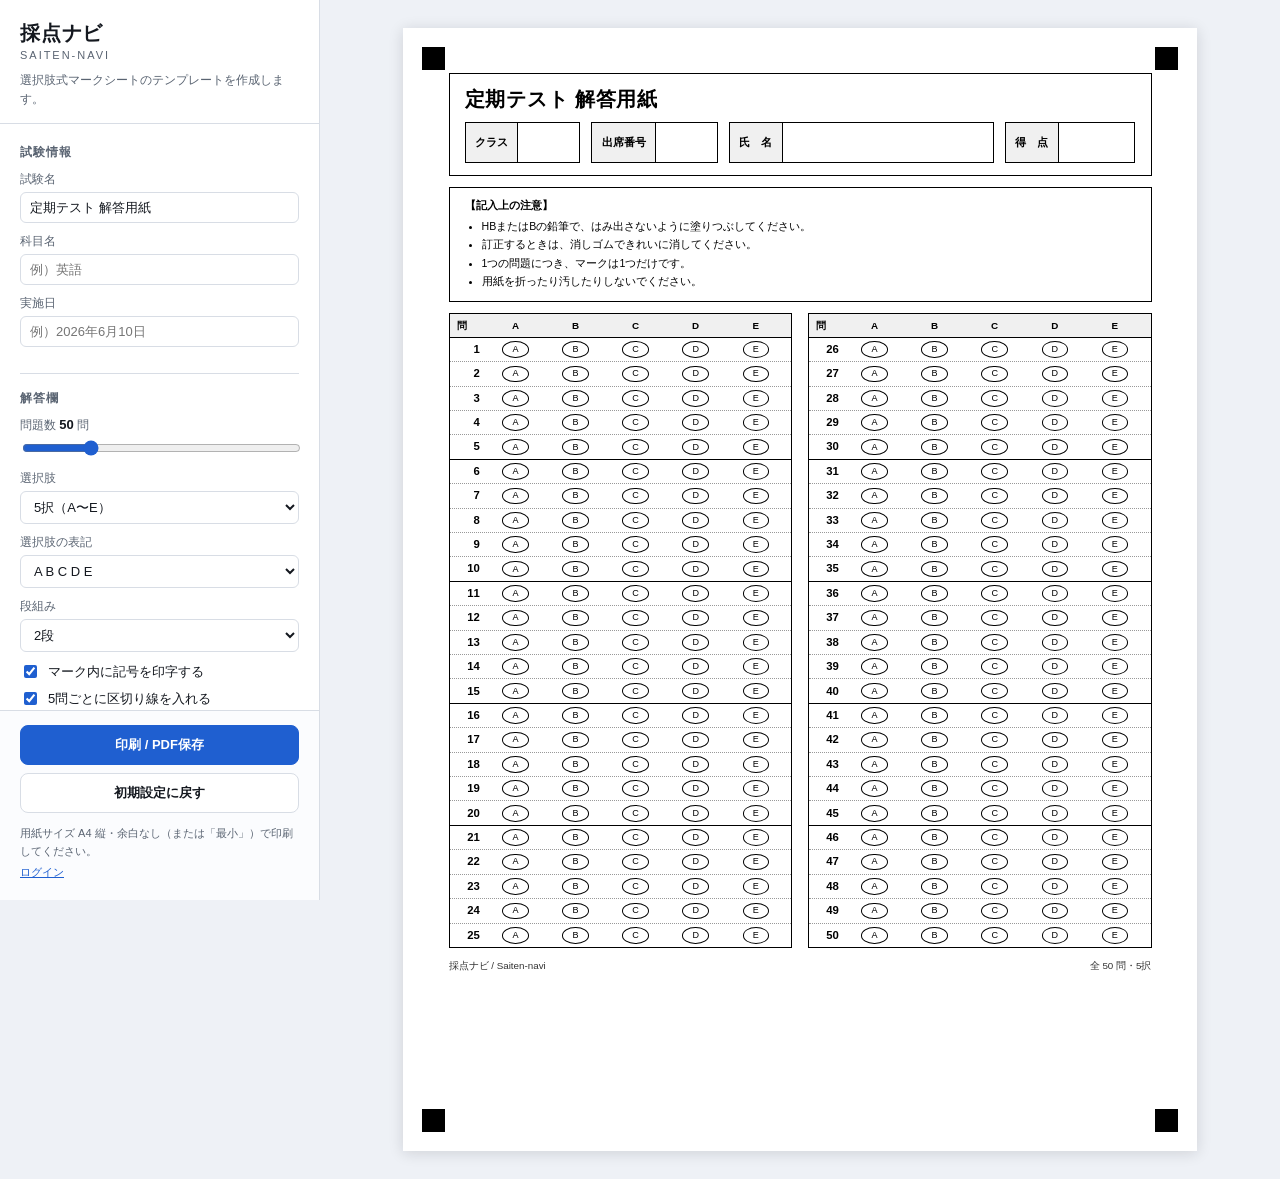
<file: index.html>
<!DOCTYPE html>
<html lang="ja">
<head>
<meta charset="UTF-8">
<meta name="viewport" content="width=device-width, initial-scale=1">
<title>採点ナビ | マークシート テンプレート</title>
<meta name="description" content="採点ナビ - 選択肢（A〜E）式マークシートの印刷テンプレートを作成します。">
<link rel="stylesheet" href="assets/styles.css">
</head>
<body>

<!-- ===== 操作パネル（印刷されない） ===== -->
<aside class="panel no-print">
  <header class="panel__head">
    <h1 class="brand">採点ナビ<span class="brand__sub">Saiten-navi</span></h1>
    <p class="panel__lead">選択肢式マークシートのテンプレートを作成します。</p>
  </header>

  <div class="panel__body">
    <section class="field-group">
      <h2 class="field-group__title">試験情報</h2>

      <label class="field">
        <span class="field__label">試験名</span>
        <input type="text" id="examTitle" value="定期テスト 解答用紙" maxlength="40">
      </label>

      <label class="field">
        <span class="field__label">科目名</span>
        <input type="text" id="examSubject" value="" placeholder="例）英語" maxlength="20">
      </label>

      <label class="field">
        <span class="field__label">実施日</span>
        <input type="text" id="examDate" value="" placeholder="例）2026年6月10日" maxlength="24">
      </label>
    </section>

    <section class="field-group">
      <h2 class="field-group__title">解答欄</h2>

      <label class="field">
        <span class="field__label">問題数 <b id="qCountOut">50</b> 問</span>
        <input type="range" id="qCount" min="5" max="200" step="5" value="50">
      </label>

      <label class="field">
        <span class="field__label">選択肢</span>
        <select id="choiceCount">
          <option value="2">2択（A・B）</option>
          <option value="3">3択（A〜C）</option>
          <option value="4">4択（A〜D）</option>
          <option value="5" selected>5択（A〜E）</option>
        </select>
      </label>

      <label class="field">
        <span class="field__label">選択肢の表記</span>
        <select id="labelStyle">
          <option value="alpha" selected>A B C D E</option>
          <option value="alphaLower">a b c d e</option>
          <option value="number">1 2 3 4 5</option>
          <option value="maru">① ② ③ ④ ⑤</option>
        </select>
      </label>

      <label class="field">
        <span class="field__label">段組み</span>
        <select id="columnCount">
          <option value="1">1段</option>
          <option value="2" selected>2段</option>
          <option value="3">3段</option>
          <option value="4">4段</option>
        </select>
      </label>

      <label class="field field--check">
        <input type="checkbox" id="showLetters" checked>
        <span>マーク内に記号を印字する</span>
      </label>

      <label class="field field--check">
        <input type="checkbox" id="stripe" checked>
        <span>5問ごとに区切り線を入れる</span>
      </label>
    </section>

    <section class="field-group">
      <h2 class="field-group__title">氏名欄・その他</h2>

      <label class="field field--check">
        <input type="checkbox" id="fClass" checked>
        <span>クラス欄</span>
      </label>
      <label class="field field--check">
        <input type="checkbox" id="fNumber" checked>
        <span>出席番号欄</span>
      </label>
      <label class="field field--check">
        <input type="checkbox" id="fName" checked>
        <span>氏名欄</span>
      </label>
      <label class="field field--check">
        <input type="checkbox" id="fScore" checked>
        <span>得点欄</span>
      </label>
      <label class="field field--check">
        <input type="checkbox" id="fMarkers" checked>
        <span>読み取り用の位置合わせマーク</span>
      </label>
      <label class="field field--check">
        <input type="checkbox" id="fKey">
        <span>正答表（採点者用）を末尾に付ける</span>
      </label>
    </section>

    <section class="field-group">
      <h2 class="field-group__title">注意書き</h2>
      <label class="field">
        <span class="field__label">記入上の注意（1行1項目）</span>
        <textarea id="notes" rows="4">HBまたはBの鉛筆で、はみ出さないように塗りつぶしてください。
訂正するときは、消しゴムできれいに消してください。
1つの問題につき、マークは1つだけです。
用紙を折ったり汚したりしないでください。</textarea>
      </label>
    </section>
  </div>

  <footer class="panel__foot">
    <button type="button" id="printBtn" class="btn btn--primary">印刷 / PDF保存</button>
    <button type="button" id="resetBtn" class="btn">初期設定に戻す</button>
    <p class="panel__hint">用紙サイズ A4 縦・余白なし（または「最小」）で印刷してください。</p>
    <p class="panel__hint"><a class="panel__link" href="/Login">ログイン</a></p>
  </footer>
</aside>

<!-- ===== プレビュー兼 印刷対象 ===== -->
<main class="preview" id="preview"></main>

<script src="assets/app.js"></script>
</body>
</html>
</file>
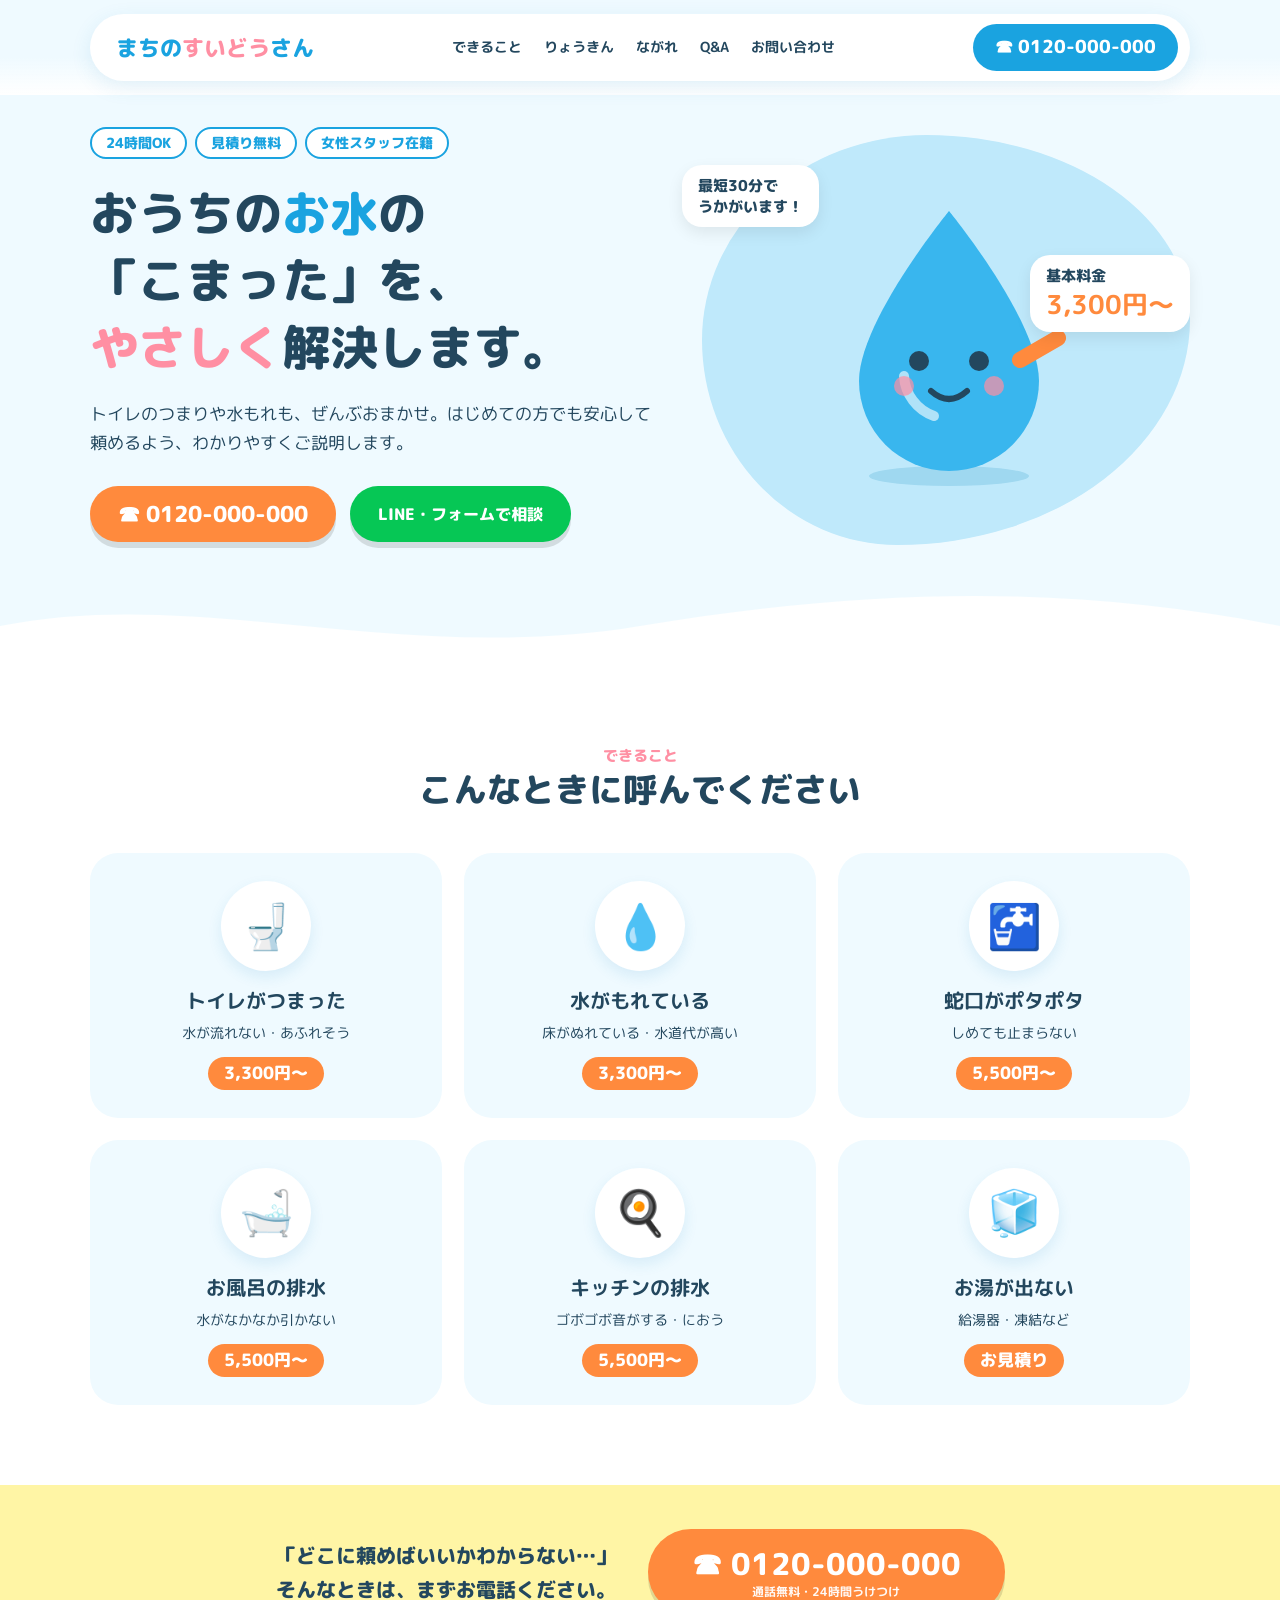
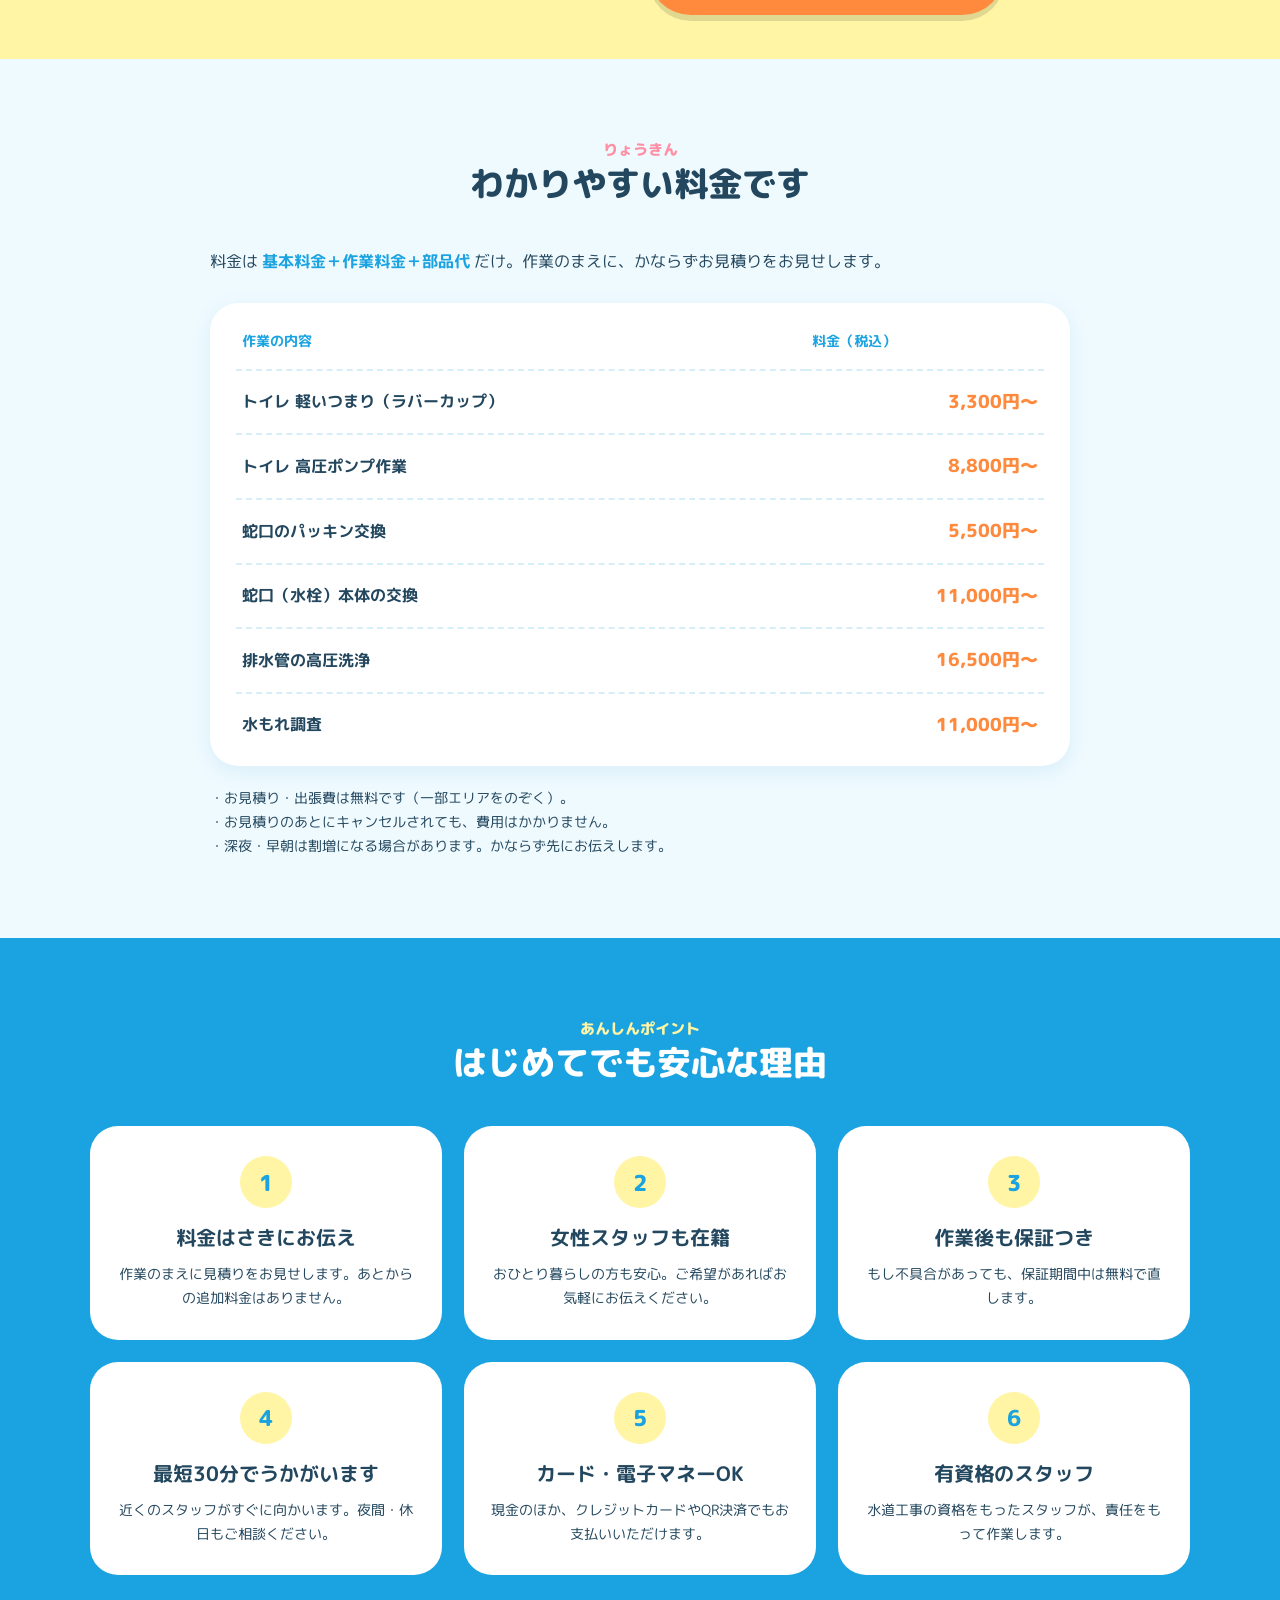
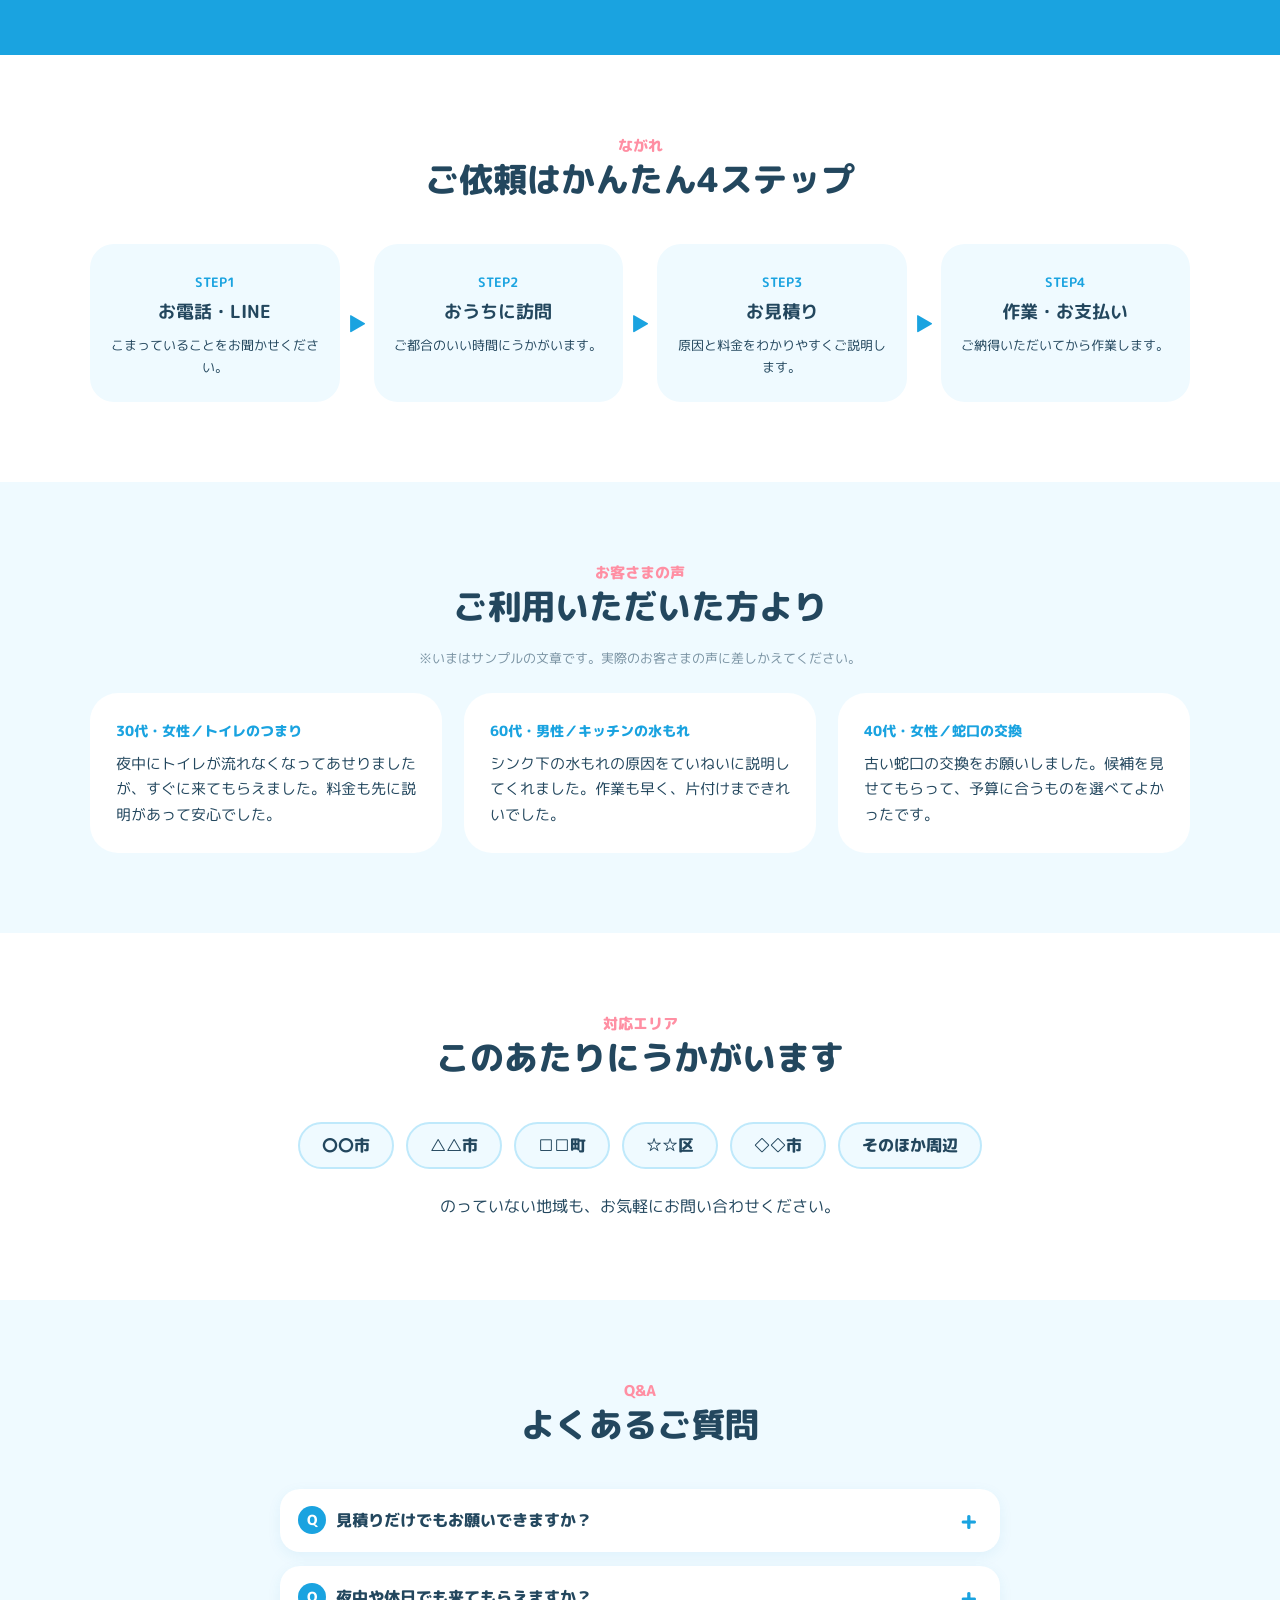
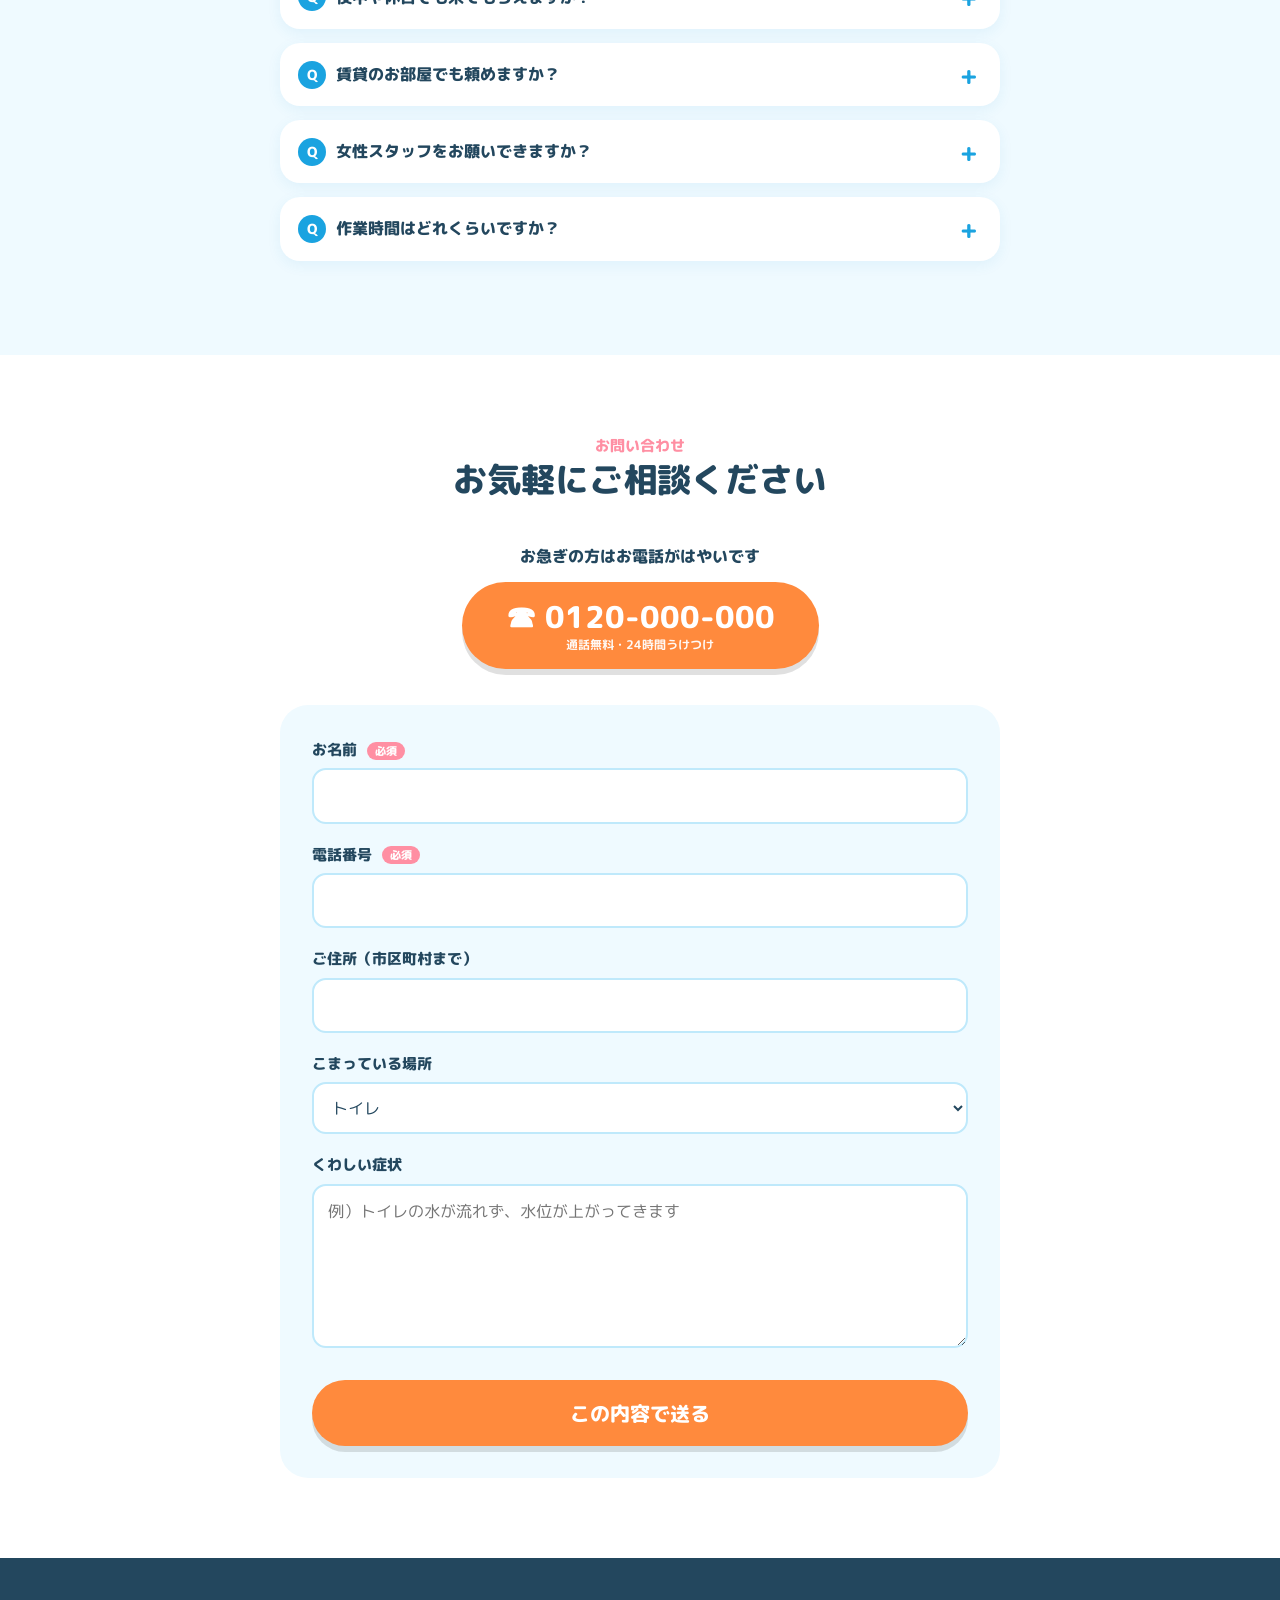
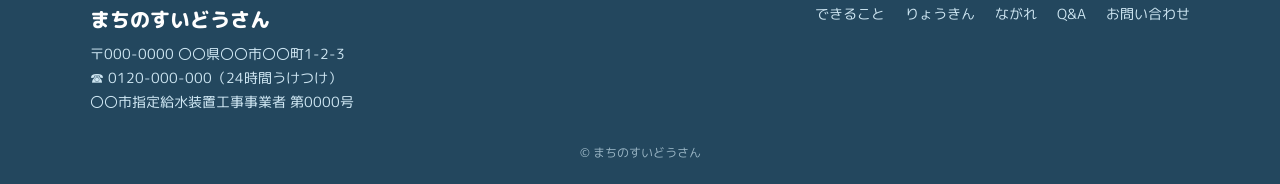
<file: suidou/index.html>
<!DOCTYPE html>
<html lang="ja">
<head>
<meta charset="UTF-8">
<meta name="viewport" content="width=device-width, initial-scale=1">
<title>まちのすいどうさん | トイレつまり・水もれ 24時間うけつけ</title>
<meta name="description" content="トイレのつまり、水もれ、蛇口・排水口のトラブルに24時間365日対応。お見積り無料、作業前に料金をお伝えします。">
<meta name="theme-color" content="#1aa3e0">
<link rel="preconnect" href="https://fonts.googleapis.com">
<link rel="preconnect" href="https://fonts.gstatic.com" crossorigin>
<link href="https://fonts.googleapis.com/css2?family=M+PLUS+Rounded+1c:wght@500;700;800&display=swap" rel="stylesheet">
<link rel="stylesheet" href="style.css">
</head>
<body>

<!-- ===== ヘッダー ===== -->
<header class="header">
  <div class="container">
    <div class="header__bar">
      <a href="#top" class="logo">まちの<span>すいどう</span>さん</a>
      <nav class="nav" aria-label="メインメニュー">
        <a href="#trouble">できること</a>
        <a href="#price">りょうきん</a>
        <a href="#flow">ながれ</a>
        <a href="#faq">Q&amp;A</a>
        <a href="#contact">お問い合わせ</a>
      </nav>
      <a href="tel:0120000000" class="header__tel">☎ <span>0120-000-000</span></a>
    </div>
  </div>
</header>

<main id="top">

  <!-- ===== ファーストビュー ===== -->
  <section class="hero">
    <div class="container hero__inner">
      <div class="hero__copy">
        <ul class="tags">
          <li>24時間OK</li>
          <li>見積り無料</li>
          <li>女性スタッフ在籍</li>
        </ul>
        <h1 class="hero__title">
          おうちの<em>お水</em>の<br>「こまった」を、<br><i>やさしく</i>解決します。
        </h1>
        <p class="hero__lead">トイレのつまりや水もれも、ぜんぶおまかせ。はじめての方でも安心して頼めるよう、わかりやすくご説明します。</p>
        <div class="hero__btns">
          <a href="tel:0120000000" class="btn btn--tel">☎ 0120-000-000</a>
          <a href="#contact" class="btn btn--line">LINE・フォームで相談</a>
        </div>
      </div>

      <div class="hero__ill" aria-hidden="true">
        <div class="hero__blob"></div>
        <svg class="hero__char" viewBox="0 0 260 300">
          <ellipse cx="130" cy="285" rx="80" ry="10" fill="#9fd8f0"/>
          <path d="M130 20C130 20 40 130 40 190a90 90 0 0 0 180 0C220 130 130 20 130 20z" fill="#39b6ee"/>
          <path d="M85 185a45 45 0 0 0 30 40" stroke="#fff" stroke-width="10" fill="none" stroke-linecap="round" opacity=".6"/>
          <circle cx="100" cy="170" r="10" fill="#23475e"/>
          <circle cx="160" cy="170" r="10" fill="#23475e"/>
          <circle cx="85" cy="195" r="10" fill="#ff8fa3" opacity=".7"/>
          <circle cx="175" cy="195" r="10" fill="#ff8fa3" opacity=".7"/>
          <path d="M112 200q18 16 36 0" stroke="#23475e" stroke-width="6" fill="none" stroke-linecap="round"/>
          <rect x="190" y="150" width="60" height="16" rx="8" fill="#ff8a3d" transform="rotate(-30 220 158)"/>
        </svg>
        <p class="bubble bubble--a">最短30分で<br>うかがいます！</p>
        <p class="bubble bubble--b">基本料金<br><strong>3,300円〜</strong></p>
      </div>
    </div>
    <svg class="hero__wave" viewBox="0 0 1280 80" preserveAspectRatio="none" aria-hidden="true"><path d="M0 40 C 200 0 400 80 640 40 S 1080 0 1280 40 V80 H0z" fill="#fff"/></svg>
  </section>

  <!-- ===== できること ===== -->
  <section class="section" id="trouble">
    <div class="container">
      <h2 class="title"><small>できること</small>こんなときに呼んでください</h2>
      <ul class="trouble">
        <li class="trouble__item"><div class="trouble__ic">🚽</div><h3>トイレがつまった</h3><p>水が流れない・あふれそう</p><span class="pill">3,300円〜</span></li>
        <li class="trouble__item"><div class="trouble__ic">💧</div><h3>水がもれている</h3><p>床がぬれている・水道代が高い</p><span class="pill">3,300円〜</span></li>
        <li class="trouble__item"><div class="trouble__ic">🚰</div><h3>蛇口がポタポタ</h3><p>しめても止まらない</p><span class="pill">5,500円〜</span></li>
        <li class="trouble__item"><div class="trouble__ic">🛁</div><h3>お風呂の排水</h3><p>水がなかなか引かない</p><span class="pill">5,500円〜</span></li>
        <li class="trouble__item"><div class="trouble__ic">🍳</div><h3>キッチンの排水</h3><p>ゴボゴボ音がする・におう</p><span class="pill">5,500円〜</span></li>
        <li class="trouble__item"><div class="trouble__ic">🧊</div><h3>お湯が出ない</h3><p>給湯器・凍結など</p><span class="pill">お見積り</span></li>
      </ul>
    </div>
  </section>

  <!-- ===== 中間CTA ===== -->
  <section class="cta">
    <div class="container cta__inner">
      <p class="cta__text">「どこに頼めばいいかわからない…」<br>そんなときは、まずお電話ください。</p>
      <a href="tel:0120000000" class="btn btn--tel btn--big">☎ 0120-000-000<small>通話無料・24時間うけつけ</small></a>
    </div>
  </section>

  <!-- ===== りょうきん ===== -->
  <section class="section section--sky" id="price">
    <div class="container container--mid">
      <h2 class="title"><small>りょうきん</small>わかりやすい料金です</h2>
      <p class="lead">料金は <strong>基本料金＋作業料金＋部品代</strong> だけ。作業のまえに、かならずお見積りをお見せします。</p>
      <div class="price">
        <table>
          <thead><tr><th scope="col">作業の内容</th><th scope="col">料金（税込）</th></tr></thead>
          <tbody>
            <tr><th scope="row">トイレ 軽いつまり（ラバーカップ）</th><td>3,300円〜</td></tr>
            <tr><th scope="row">トイレ 高圧ポンプ作業</th><td>8,800円〜</td></tr>
            <tr><th scope="row">蛇口のパッキン交換</th><td>5,500円〜</td></tr>
            <tr><th scope="row">蛇口（水栓）本体の交換</th><td>11,000円〜</td></tr>
            <tr><th scope="row">排水管の高圧洗浄</th><td>16,500円〜</td></tr>
            <tr><th scope="row">水もれ調査</th><td>11,000円〜</td></tr>
          </tbody>
        </table>
      </div>
      <ul class="notes">
        <li>お見積り・出張費は無料です（一部エリアをのぞく）。</li>
        <li>お見積りのあとにキャンセルされても、費用はかかりません。</li>
        <li>深夜・早朝は割増になる場合があります。かならず先にお伝えします。</li>
      </ul>
    </div>
  </section>

  <!-- ===== あんしんポイント ===== -->
  <section class="section section--blue" id="reason">
    <div class="container">
      <h2 class="title title--white"><small>あんしんポイント</small>はじめてでも安心な理由</h2>
      <ol class="reason">
        <li><span class="reason__n">1</span><h3>料金はさきにお伝え</h3><p>作業のまえに見積りをお見せします。あとからの追加料金はありません。</p></li>
        <li><span class="reason__n">2</span><h3>女性スタッフも在籍</h3><p>おひとり暮らしの方も安心。ご希望があればお気軽にお伝えください。</p></li>
        <li><span class="reason__n">3</span><h3>作業後も保証つき</h3><p>もし不具合があっても、保証期間中は無料で直します。</p></li>
        <li><span class="reason__n">4</span><h3>最短30分でうかがいます</h3><p>近くのスタッフがすぐに向かいます。夜間・休日もご相談ください。</p></li>
        <li><span class="reason__n">5</span><h3>カード・電子マネーOK</h3><p>現金のほか、クレジットカードやQR決済でもお支払いいただけます。</p></li>
        <li><span class="reason__n">6</span><h3>有資格のスタッフ</h3><p>水道工事の資格をもったスタッフが、責任をもって作業します。</p></li>
      </ol>
    </div>
  </section>

  <!-- ===== ながれ ===== -->
  <section class="section" id="flow">
    <div class="container">
      <h2 class="title"><small>ながれ</small>ご依頼はかんたん4ステップ</h2>
      <ol class="flow">
        <li><b>STEP1</b><h3>お電話・LINE</h3><p>こまっていることをお聞かせください。</p></li>
        <li><b>STEP2</b><h3>おうちに訪問</h3><p>ご都合のいい時間にうかがいます。</p></li>
        <li><b>STEP3</b><h3>お見積り</h3><p>原因と料金をわかりやすくご説明します。</p></li>
        <li><b>STEP4</b><h3>作業・お支払い</h3><p>ご納得いただいてから作業します。</p></li>
      </ol>
    </div>
  </section>

  <!-- ===== お客さまの声 ===== -->
  <section class="section section--sky" id="voice">
    <div class="container">
      <h2 class="title"><small>お客さまの声</small>ご利用いただいた方より</h2>
      <p class="sample-note">※いまはサンプルの文章です。実際のお客さまの声に差しかえてください。</p>
      <ul class="voice">
        <li><p class="voice__meta">30代・女性／トイレのつまり</p><p>夜中にトイレが流れなくなってあせりましたが、すぐに来てもらえました。料金も先に説明があって安心でした。</p></li>
        <li><p class="voice__meta">60代・男性／キッチンの水もれ</p><p>シンク下の水もれの原因をていねいに説明してくれました。作業も早く、片付けまできれいでした。</p></li>
        <li><p class="voice__meta">40代・女性／蛇口の交換</p><p>古い蛇口の交換をお願いしました。候補を見せてもらって、予算に合うものを選べてよかったです。</p></li>
      </ul>
    </div>
  </section>

  <!-- ===== 対応エリア ===== -->
  <section class="section" id="area">
    <div class="container container--mid">
      <h2 class="title"><small>対応エリア</small>このあたりにうかがいます</h2>
      <ul class="area">
        <li>〇〇市</li><li>△△市</li><li>□□町</li><li>☆☆区</li><li>◇◇市</li><li>そのほか周辺</li>
      </ul>
      <p class="lead lead--center">のっていない地域も、お気軽にお問い合わせください。</p>
    </div>
  </section>

  <!-- ===== Q&A ===== -->
  <section class="section section--sky" id="faq">
    <div class="container container--narrow">
      <h2 class="title"><small>Q&amp;A</small>よくあるご質問</h2>
      <div class="faq">
        <details><summary>見積りだけでもお願いできますか？</summary><p>はい、だいじょうぶです。お見積りは無料で、キャンセルされても費用はかかりません。</p></details>
        <details><summary>夜中や休日でも来てもらえますか？</summary><p>24時間365日うけつけています。時間帯によって割増になる場合がありますが、かならず先にお伝えします。</p></details>
        <details><summary>賃貸のお部屋でも頼めますか？</summary><p>ご依頼いただけます。管理会社さま・大家さまへのご連絡が必要な場合もありますので、あわせてご確認ください。</p></details>
        <details><summary>女性スタッフをお願いできますか？</summary><p>できるかぎり対応します。お電話のときにお伝えください。</p></details>
        <details><summary>作業時間はどれくらいですか？</summary><p>軽いつまりや部品交換なら30分〜1時間くらいが目安です。症状によってちがうので、お見積りのときにお伝えします。</p></details>
      </div>
    </div>
  </section>

  <!-- ===== お問い合わせ ===== -->
  <section class="section" id="contact">
    <div class="container container--narrow">
      <h2 class="title"><small>お問い合わせ</small>お気軽にご相談ください</h2>
      <div class="contact-tel">
        <p>お急ぎの方はお電話がはやいです</p>
        <a href="tel:0120000000" class="btn btn--tel btn--big">☎ 0120-000-000<small>通話無料・24時間うけつけ</small></a>
      </div>
      <form class="form" name="contact" method="POST" action="thanks.html" data-netlify="true" netlify-honeypot="bot-field">
        <input type="hidden" name="form-name" value="contact">
        <p class="form__hp"><label>入力しないでください <input name="bot-field"></label></p>
        <label class="form__row"><span>お名前 <em>必須</em></span><input type="text" name="name" required autocomplete="name"></label>
        <label class="form__row"><span>電話番号 <em>必須</em></span><input type="tel" name="tel" required autocomplete="tel" inputmode="tel"></label>
        <label class="form__row"><span>ご住所（市区町村まで）</span><input type="text" name="address" autocomplete="address-level2"></label>
        <label class="form__row"><span>こまっている場所</span>
          <select name="place"><option>トイレ</option><option>キッチン</option><option>お風呂・洗面所</option><option>蛇口</option><option>給湯器・配管</option><option>そのほか</option></select>
        </label>
        <label class="form__row"><span>くわしい症状</span><textarea name="message" rows="5" placeholder="例）トイレの水が流れず、水位が上がってきます"></textarea></label>
        <button type="submit" class="btn btn--tel btn--submit">この内容で送る</button>
      </form>
    </div>
  </section>

</main>

<footer class="footer">
  <div class="container footer__inner">
    <div>
      <p class="footer__name">まちのすいどうさん</p>
      <p>〒000-0000 〇〇県〇〇市〇〇町1-2-3</p>
      <p>☎ 0120-000-000（24時間うけつけ）</p>
      <p>〇〇市指定給水装置工事事業者 第0000号</p>
    </div>
    <nav class="footer__nav" aria-label="フッターメニュー">
      <a href="#trouble">できること</a><a href="#price">りょうきん</a><a href="#flow">ながれ</a><a href="#faq">Q&amp;A</a><a href="#contact">お問い合わせ</a>
    </nav>
  </div>
  <p class="footer__copy">&copy; まちのすいどうさん</p>
</footer>

<!-- スマホ用 固定ボタン -->
<div class="fixed-cta">
  <a href="tel:0120000000" class="fixed-cta__tel">☎ 電話で相談（無料）</a>
  <a href="#contact" class="fixed-cta__form">✉ フォーム</a>
</div>

</body>
</html>
</file>
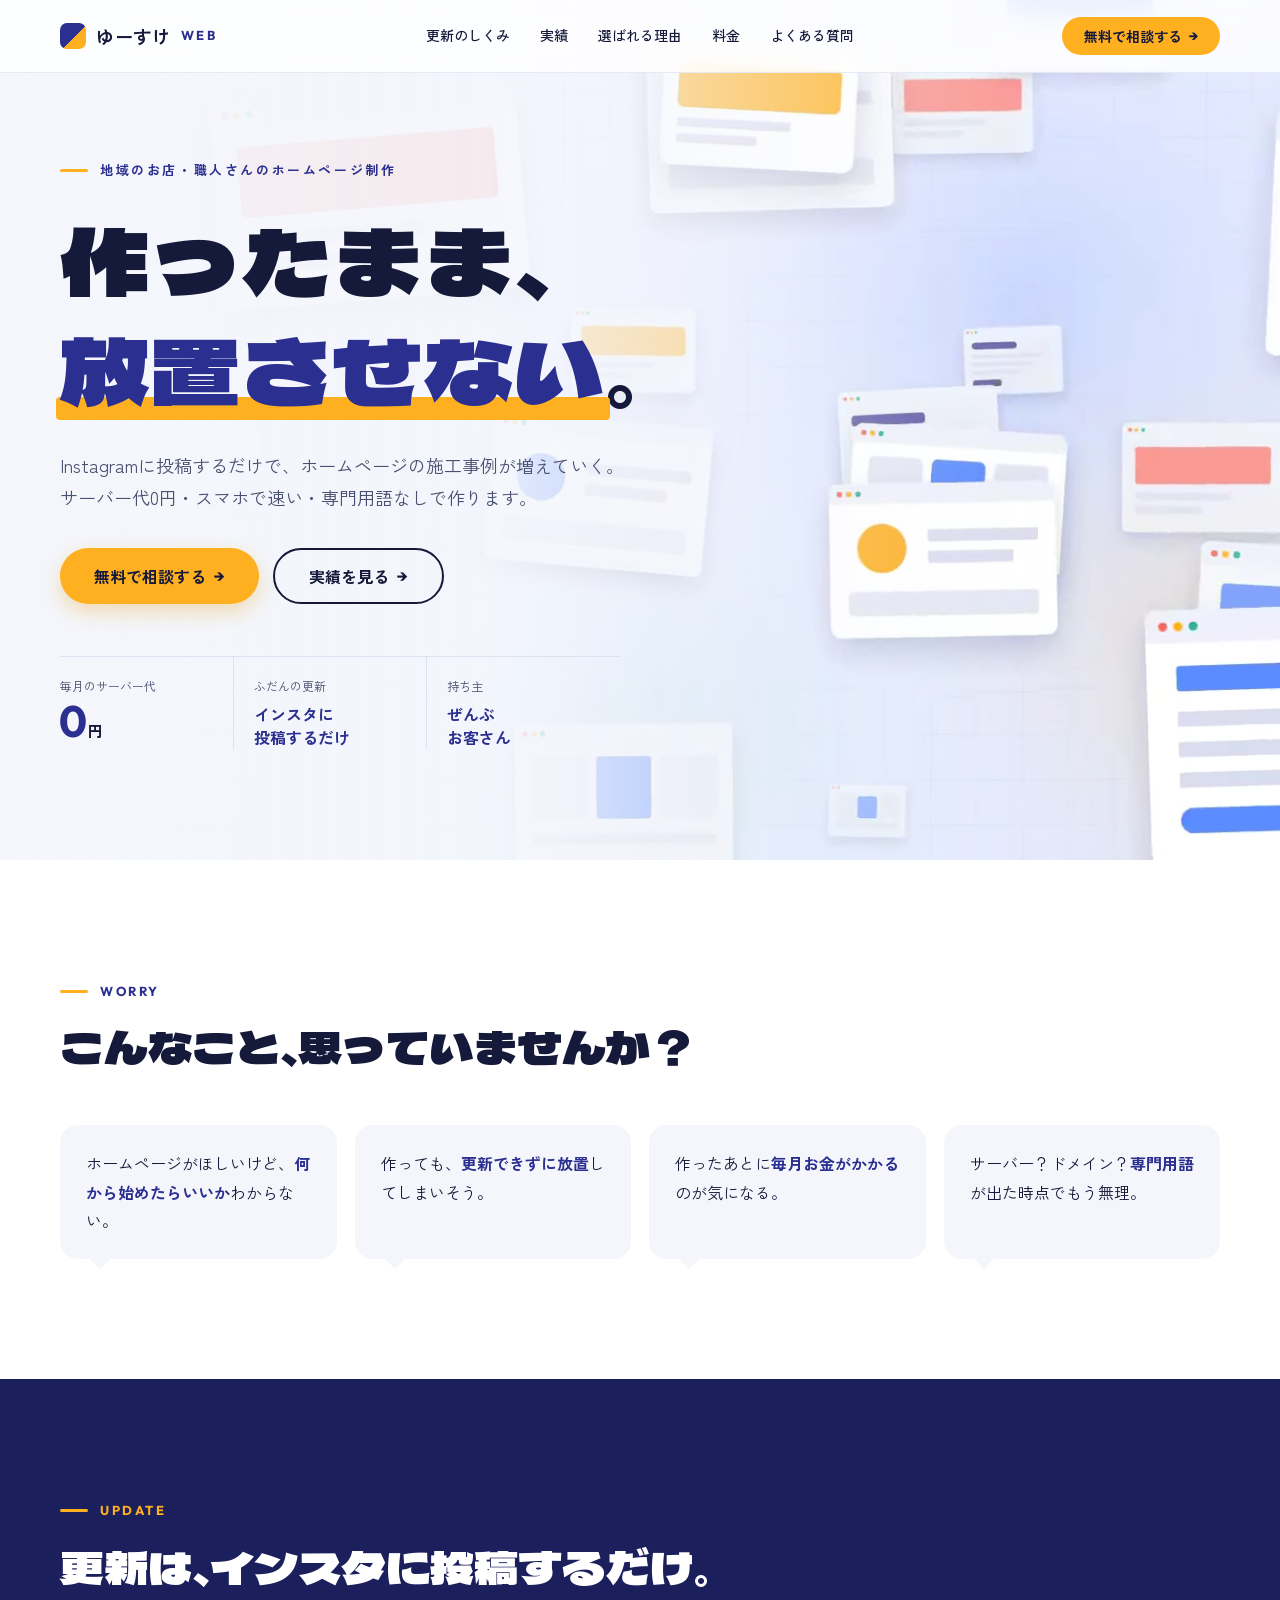
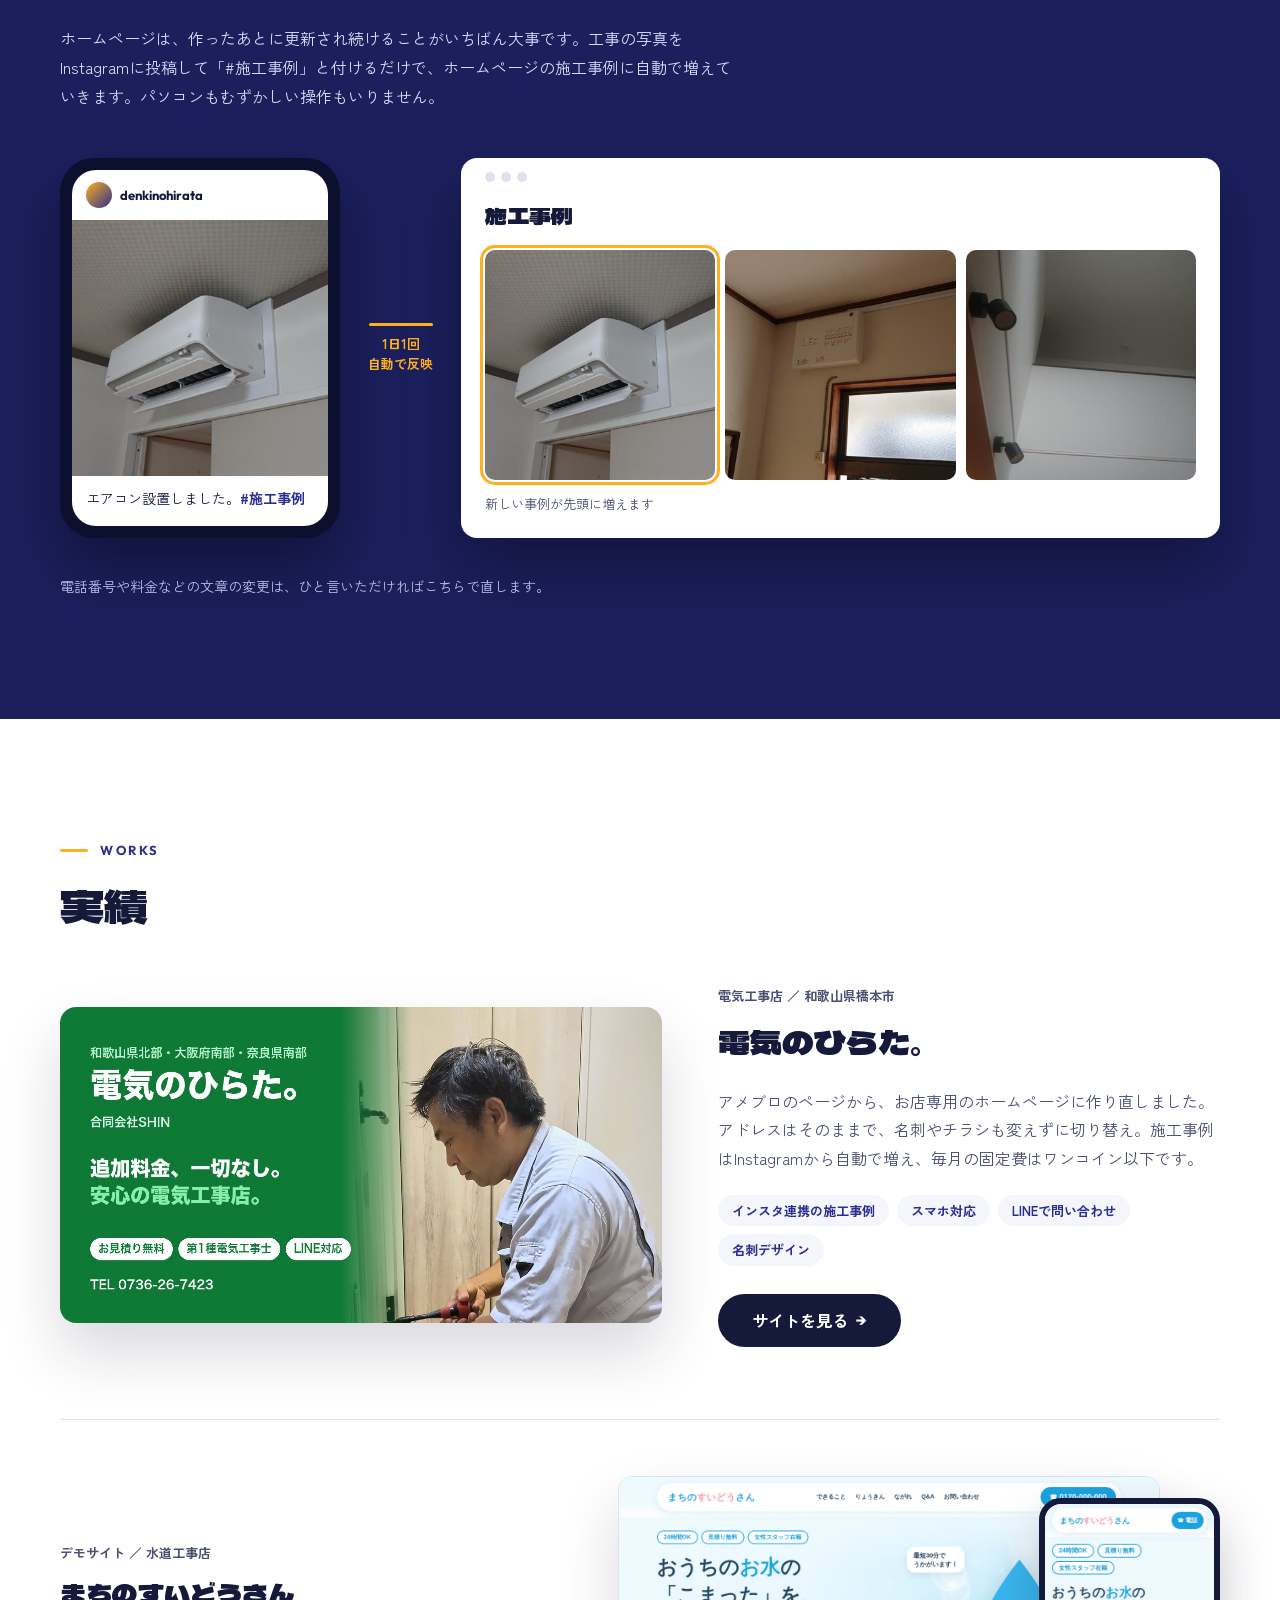
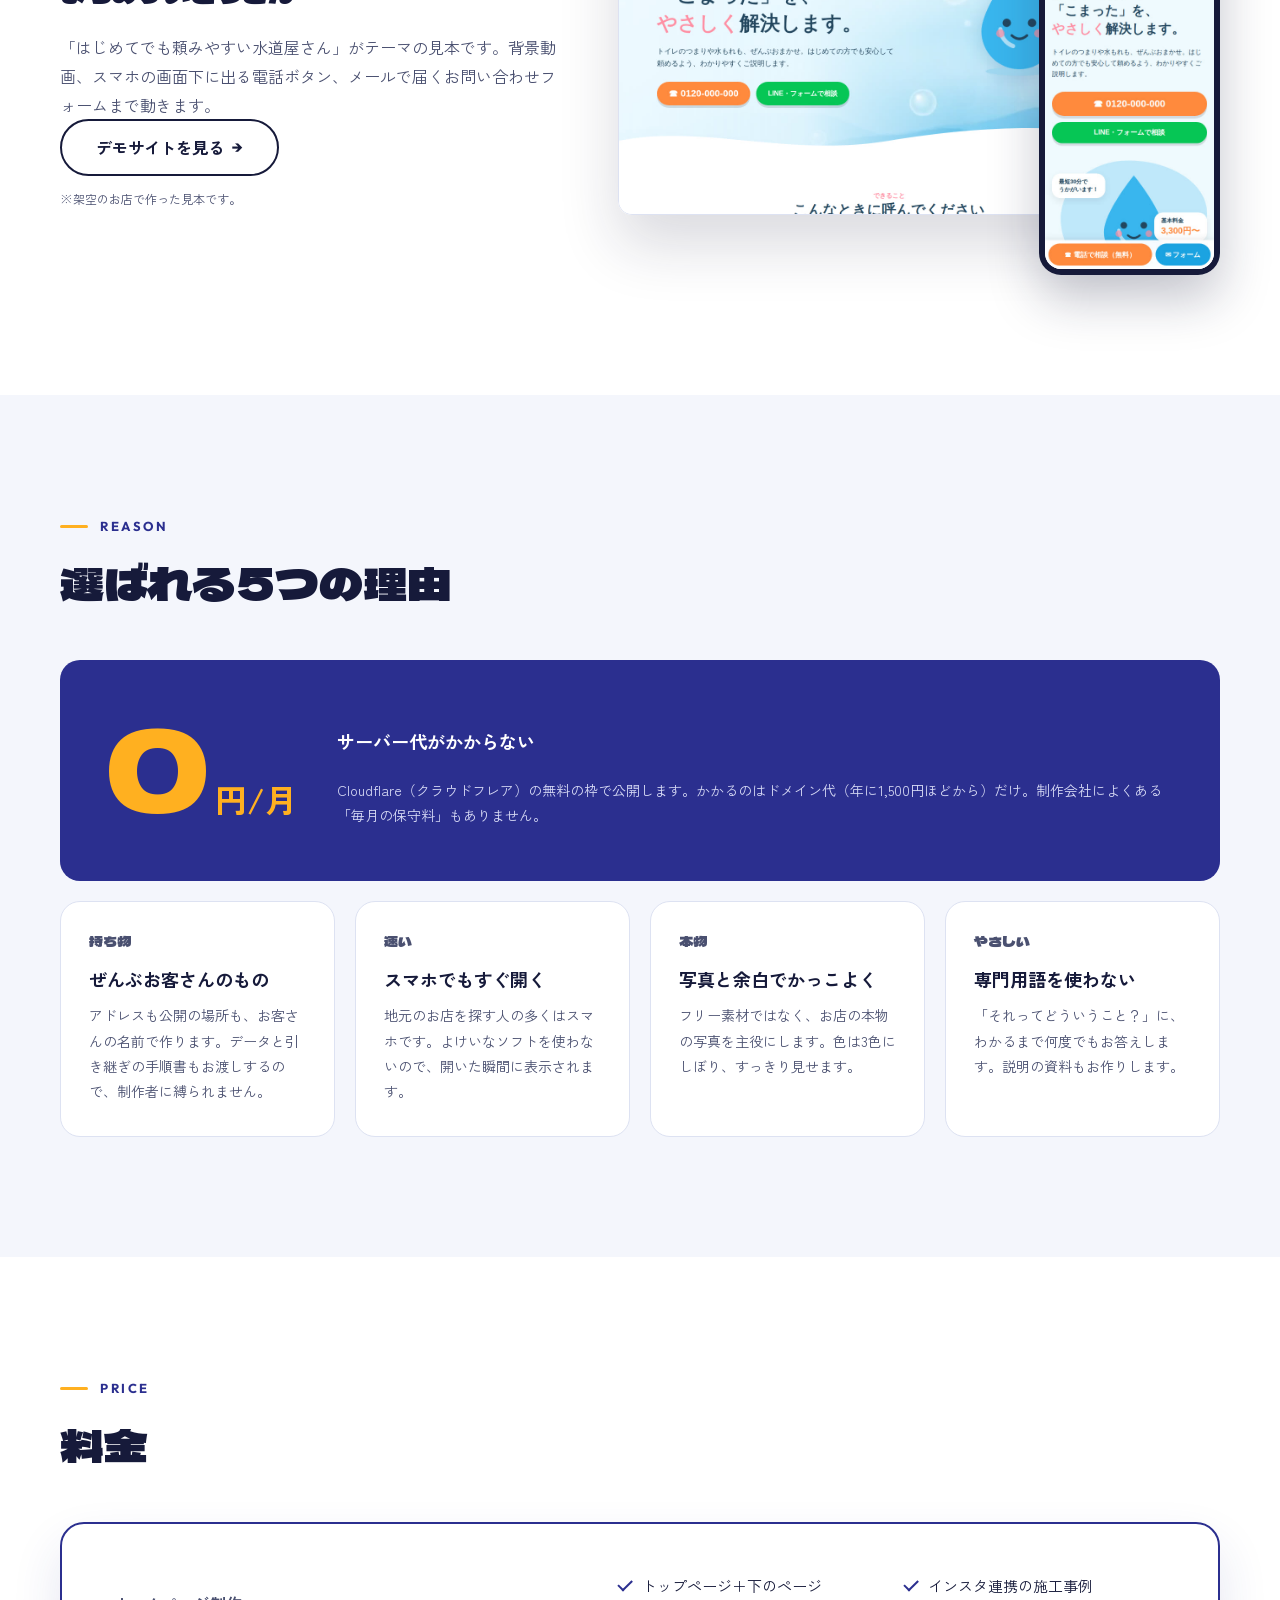
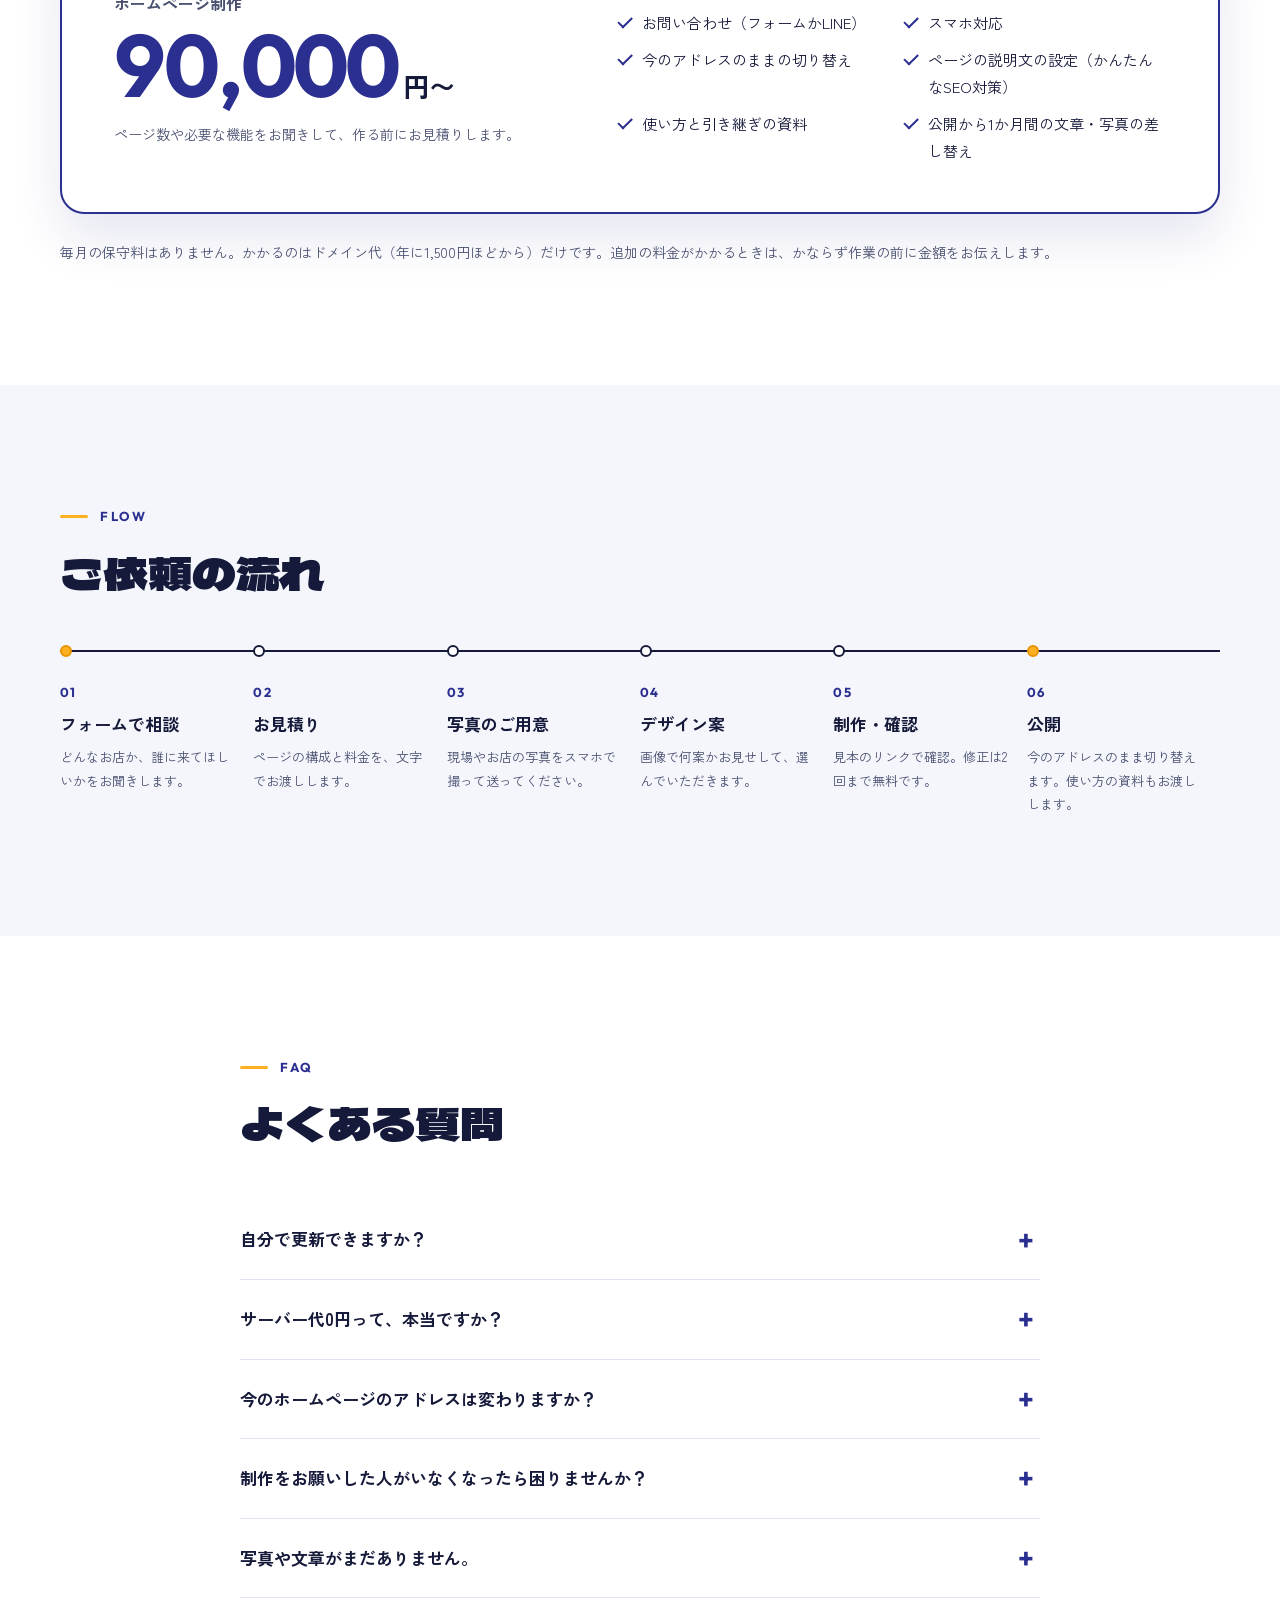
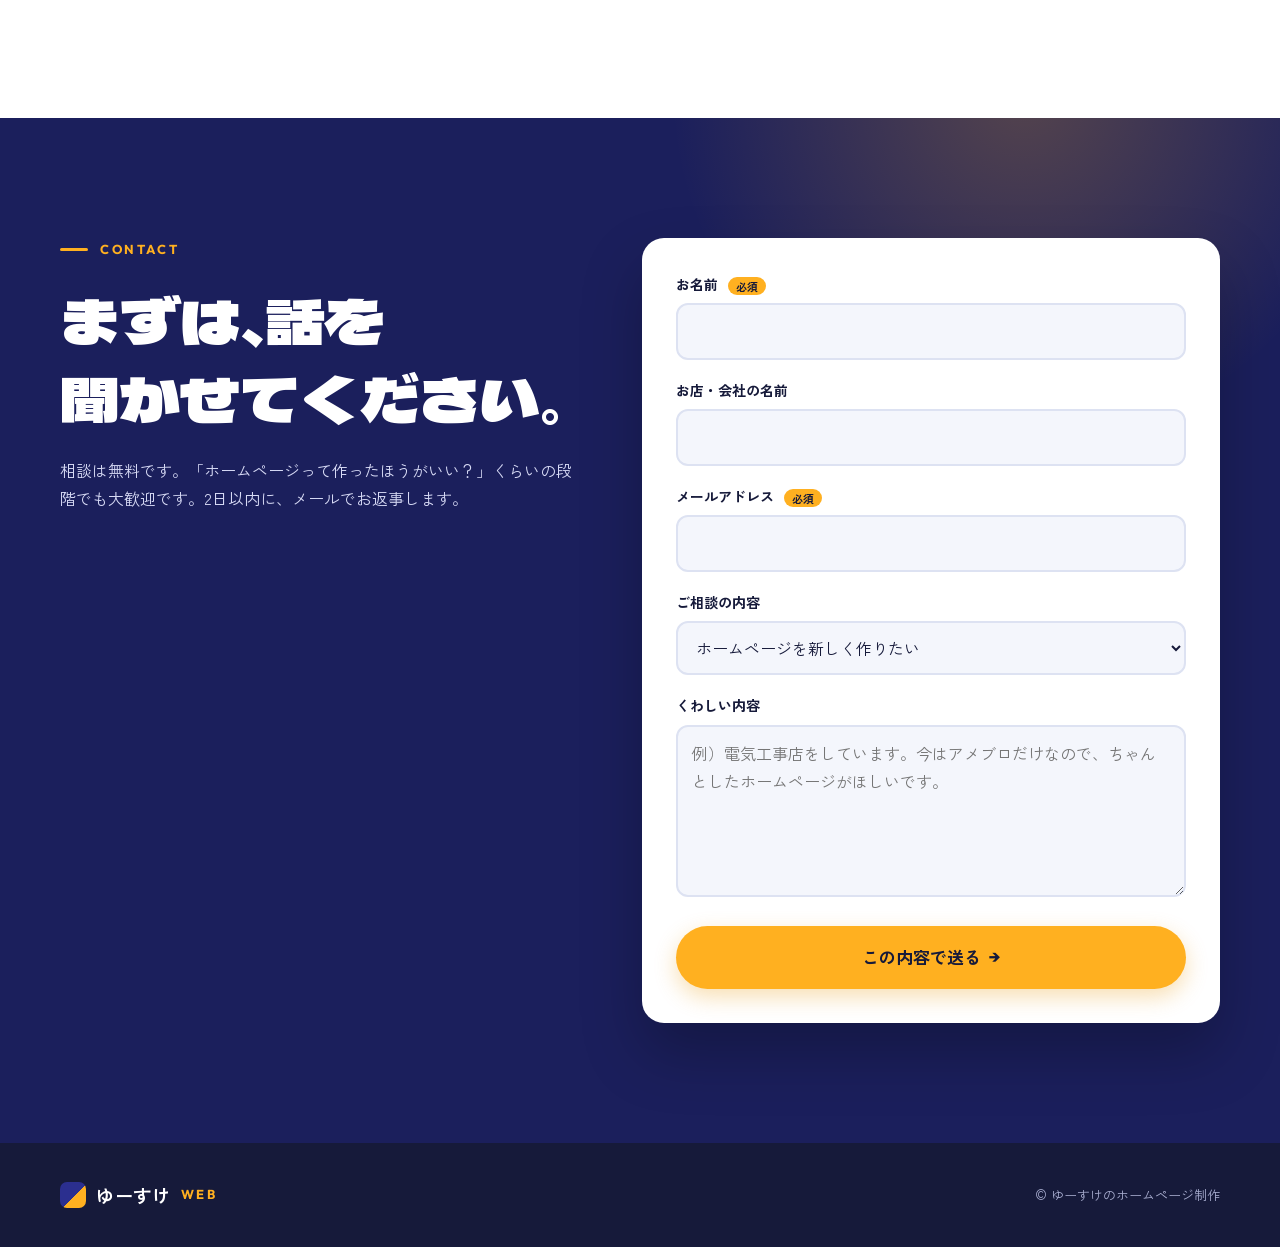
<file: portfolio/public/index.html>
<!DOCTYPE html>
<html lang="ja">
<head>
<meta charset="UTF-8">
<meta name="viewport" content="width=device-width, initial-scale=1, viewport-fit=cover">
<title>ゆーすけのホームページ制作</title>
<meta name="description" content="地域のお店・職人さんのホームページ制作。Instagramに投稿するだけで更新でき、サーバー代は0円。作ったまま放置させないホームページを作ります。">
<meta name="theme-color" content="#2b2f8f">
<link rel="preconnect" href="https://fonts.googleapis.com">
<link rel="preconnect" href="https://fonts.gstatic.com" crossorigin>
<link href="https://fonts.googleapis.com/css2?family=Dela+Gothic+One&family=Outfit:wght@500;700&family=Zen+Kaku+Gothic+New:wght@400;500;700&display=swap" rel="stylesheet">
<link rel="stylesheet" href="style.css">
</head>
<body>

<header class="header">
  <div class="wrap header__bar">
    <a href="#top" class="logo"><span class="logo__mark" aria-hidden="true"></span>ゆーすけ<span class="logo__en">WEB</span></a>
    <nav class="nav" aria-label="メインメニュー">
      <a href="#update">更新のしくみ</a>
      <a href="#works">実績</a>
      <a href="#reason">選ばれる理由</a>
      <a href="#price">料金</a>
      <a href="#faq">よくある質問</a>
    </nav>
    <a href="#contact" class="btn btn--sun btn--sm">無料で相談する</a>
  </div>
</header>

<main id="top">

  <!-- ファーストビュー：誰に・何を -->
  <section class="hero">
    <div class="hero__media" aria-hidden="true">
      <video class="hero__video" autoplay muted loop playsinline preload="auto" poster="assets/poster.jpg">
        <source src="assets/hero.webm" type="video/webm">
        <source src="assets/hero.mp4" type="video/mp4">
      </video>
    </div>
    <div class="wrap hero__inner">
      <p class="eyebrow">地域のお店・職人さんのホームページ制作</p>
      <h1 class="hero__title">作ったまま、<br><span class="mark">放置させない</span>。</h1>
      <p class="hero__lead">Instagramに投稿するだけで、ホームページの施工事例が増えていく。<br>サーバー代0円・スマホで速い・専門用語なしで作ります。</p>
      <div class="hero__btns">
        <a href="#contact" class="btn btn--sun">無料で相談する</a>
        <a href="#works" class="btn btn--ghost">実績を見る</a>
      </div>
      <ul class="facts">
        <li><span class="facts__label">毎月のサーバー代</span><span class="facts__num">0<small>円</small></span></li>
        <li><span class="facts__label">ふだんの更新</span><span class="facts__word">インスタに<br>投稿するだけ</span></li>
        <li><span class="facts__label">持ち主</span><span class="facts__word">ぜんぶ<br>お客さん</span></li>
      </ul>
    </div>
  </section>

  <!-- お悩み -->
  <section class="section" id="worry">
    <div class="wrap">
      <p class="eyebrow">WORRY</p>
      <h2 class="title">こんなこと、<br class="sp">思っていませんか？</h2>
      <ul class="voices">
        <li>ホームページがほしいけど、<b>何から始めたらいいか</b>わからない。</li>
        <li>作っても、<b>更新できずに放置</b>してしまいそう。</li>
        <li>作ったあとに<b>毎月お金がかかる</b>のが気になる。</li>
        <li>サーバー？ドメイン？<b>専門用語</b>が出た時点でもう無理。</li>
      </ul>
    </div>
  </section>

  <!-- 更新のしくみ（いちばんの売り） -->
  <section class="section section--ink" id="update">
    <div class="wrap">
      <p class="eyebrow eyebrow--light">UPDATE</p>
      <h2 class="title title--light">更新は、<br class="sp">インスタに投稿するだけ。</h2>
      <p class="update__lead">ホームページは、作ったあとに更新され続けることがいちばん大事です。工事の写真をInstagramに投稿して「#施工事例」と付けるだけで、ホームページの施工事例に自動で増えていきます。パソコンもむずかしい操作もいりません。</p>
      <div class="update">
        <figure class="phone" aria-label="Instagramへの投稿の例">
          <div class="phone__screen">
            <p class="phone__user"><span class="phone__avatar" aria-hidden="true"></span>denkinohirata</p>
            <img src="assets/insta-1.jpg" width="360" height="360" alt="エアコンを取り付けた現場の写真" loading="lazy">
            <p class="phone__cap">エアコン設置しました。<span>#施工事例</span></p>
          </div>
        </figure>
        <div class="update__arrow" aria-hidden="true"><span>1日1回<br>自動で反映</span></div>
        <figure class="site" aria-label="ホームページの施工事例の一覧">
          <p class="site__bar"><i></i><i></i><i></i></p>
          <p class="site__title">施工事例</p>
          <div class="site__grid">
            <img src="assets/insta-1.jpg" width="360" height="360" alt="エアコン設置" loading="lazy">
            <img src="assets/insta-2.jpg" width="360" height="360" alt="分電盤の交換" loading="lazy">
            <img src="assets/insta-3.jpg" width="360" height="360" alt="スポットライトの取り付け" loading="lazy">
          </div>
          <p class="site__new">新しい事例が先頭に増えます</p>
        </figure>
      </div>
      <p class="update__note">電話番号や料金などの文章の変更は、ひと言いただければこちらで直します。</p>
    </div>
  </section>

  <!-- 実績 -->
  <section class="section" id="works">
    <div class="wrap">
      <p class="eyebrow">WORKS</p>
      <h2 class="title">実績</h2>

      <article class="work work--main">
        <figure class="work__shot"><img src="assets/work-hirata.jpg" width="1200" height="630" alt="電気のひらた。のホームページの最初の画面" loading="lazy"></figure>
        <div class="work__body">
          <p class="work__tag">電気工事店 ／ 和歌山県橋本市</p>
          <h3>電気のひらた。</h3>
          <p>アメブロのページから、お店専用のホームページに作り直しました。アドレスはそのままで、名刺やチラシも変えずに切り替え。施工事例はInstagramから自動で増え、毎月の固定費はワンコイン以下です。</p>
          <ul class="work__points">
            <li>インスタ連携の施工事例</li><li>スマホ対応</li><li>LINEで問い合わせ</li><li>名刺デザイン</li>
          </ul>
          <a href="https://www.denkinohirata.net/" class="btn btn--ink" target="_blank" rel="noopener">サイトを見る</a>
        </div>
      </article>

      <article class="work work--sub">
        <div class="work__shots">
          <figure class="work__pc"><img src="assets/work-suidou-pc.jpg" width="1280" height="800" alt="水道工事店のデモサイト（パソコン表示）" loading="lazy"></figure>
          <figure class="work__sp"><img src="assets/work-suidou-sp.jpg" width="390" height="844" alt="水道工事店のデモサイト（スマホ表示）" loading="lazy"></figure>
        </div>
        <div class="work__body">
          <p class="work__tag">デモサイト ／ 水道工事店</p>
          <h3>まちのすいどうさん</h3>
          <p>「はじめてでも頼みやすい水道屋さん」がテーマの見本です。背景動画、スマホの画面下に出る電話ボタン、メールで届くお問い合わせフォームまで動きます。</p>
          <a href="#" class="btn btn--ghost">デモサイトを見る</a>
          <p class="work__note">※架空のお店で作った見本です。</p>
        </div>
      </article>
    </div>
  </section>

  <!-- 選ばれる理由 -->
  <section class="section section--paper" id="reason">
    <div class="wrap">
      <p class="eyebrow">REASON</p>
      <h2 class="title">選ばれる5つの理由</h2>
      <div class="reasons">
        <article class="reason reason--big">
          <p class="reason__key">0<small>円/月</small></p>
          <h3>サーバー代がかからない</h3>
          <p>Cloudflare（クラウドフレア）の無料の枠で公開します。かかるのはドメイン代（年に1,500円ほどから）だけ。制作会社によくある「毎月の保守料」もありません。</p>
        </article>
        <article class="reason">
          <p class="reason__key">持ち物</p>
          <h3>ぜんぶお客さんのもの</h3>
          <p>アドレスも公開の場所も、お客さんの名前で作ります。データと引き継ぎの手順書もお渡しするので、制作者に縛られません。</p>
        </article>
        <article class="reason">
          <p class="reason__key">速い</p>
          <h3>スマホでもすぐ開く</h3>
          <p>地元のお店を探す人の多くはスマホです。よけいなソフトを使わないので、開いた瞬間に表示されます。</p>
        </article>
        <article class="reason">
          <p class="reason__key">本物</p>
          <h3>写真と余白でかっこよく</h3>
          <p>フリー素材ではなく、お店の本物の写真を主役にします。色は3色にしぼり、すっきり見せます。</p>
        </article>
        <article class="reason">
          <p class="reason__key">やさしい</p>
          <h3>専門用語を使わない</h3>
          <p>「それってどういうこと？」に、わかるまで何度でもお答えします。説明の資料もお作りします。</p>
        </article>
      </div>
    </div>
  </section>

  <!-- 料金 -->
  <section class="section" id="price">
    <div class="wrap">
      <p class="eyebrow">PRICE</p>
      <h2 class="title">料金</h2>
      <article class="price">
        <div class="price__main">
          <p class="price__label">ホームページ制作</p>
          <p class="price__num">90,000<small>円〜</small></p>
          <p class="price__sub">ページ数や必要な機能をお聞きして、作る前にお見積りします。</p>
        </div>
        <ul class="price__list">
          <li>トップページ＋下のページ</li>
          <li>インスタ連携の施工事例</li>
          <li>お問い合わせ（フォームかLINE）</li>
          <li>スマホ対応</li>
          <li>今のアドレスのままの切り替え</li>
          <li>ページの説明文の設定（かんたんなSEO対策）</li>
          <li>使い方と引き継ぎの資料</li>
          <li>公開から1か月間の文章・写真の差し替え</li>
        </ul>
      </article>
      <p class="plans__common">毎月の保守料はありません。かかるのはドメイン代（年に1,500円ほどから）だけです。追加の料金がかかるときは、かならず作業の前に金額をお伝えします。</p>
    </div>
  </section>

  <!-- 流れ -->
  <section class="section section--paper" id="flow">
    <div class="wrap">
      <p class="eyebrow">FLOW</p>
      <h2 class="title">ご依頼の流れ</h2>
      <ol class="flow">
        <li><span class="flow__n">01</span><h3>フォームで相談</h3><p>どんなお店か、誰に来てほしいかをお聞きします。</p></li>
        <li><span class="flow__n">02</span><h3>お見積り</h3><p>ページの構成と料金を、文字でお渡しします。</p></li>
        <li><span class="flow__n">03</span><h3>写真のご用意</h3><p>現場やお店の写真をスマホで撮って送ってください。</p></li>
        <li><span class="flow__n">04</span><h3>デザイン案</h3><p>画像で何案かお見せして、選んでいただきます。</p></li>
        <li><span class="flow__n">05</span><h3>制作・確認</h3><p>見本のリンクで確認。修正は2回まで無料です。</p></li>
        <li><span class="flow__n">06</span><h3>公開</h3><p>今のアドレスのまま切り替えます。使い方の資料もお渡しします。</p></li>
      </ol>
    </div>
  </section>

  <!-- よくある質問 -->
  <section class="section" id="faq">
    <div class="wrap wrap--narrow">
      <p class="eyebrow">FAQ</p>
      <h2 class="title">よくある質問</h2>
      <div class="faq">
        <details><summary>自分で更新できますか？</summary><p>施工事例やお知らせは、Instagramに投稿して「#施工事例」と付けるだけで、ホームページに自動で増えます（1日1回反映）。電話番号や料金などの文章は、ひと言いただければこちらで直します。</p></details>
        <details><summary>サーバー代0円って、本当ですか？</summary><p>はい。Cloudflareの無料の枠で公開します。かかるのはドメイン代（年に1,500円ほどから）だけです。アクセスがとても多いサイトや、特別な機能が必要な場合は、先にご相談します。</p></details>
        <details><summary>今のホームページのアドレスは変わりますか？</summary><p>変わりません。今お使いのアドレスのまま、新しいホームページに切り替えます。名刺やチラシもそのまま使えます。会社のメールにも影響はありません。</p></details>
        <details><summary>制作をお願いした人がいなくなったら困りませんか？</summary><p>アドレスも公開の場所もお客さんの名前で作り、データと引き継ぎの手順書もお渡しします。ほかの業者さんにもすぐ引き継げます。</p></details>
        <details><summary>写真や文章がまだありません。</summary><p>大丈夫です。何を書けばいいか、どんな写真を撮ればいいかから一緒に考えます。写真はスマホで撮ったもので十分です。</p></details>
      </div>
    </div>
  </section>

  <!-- 相談 -->
  <section class="contact" id="contact">
    <div class="wrap contact__inner">
      <div class="contact__intro">
        <p class="eyebrow eyebrow--light">CONTACT</p>
        <h2 class="contact__title">まずは、話を<br>聞かせてください。</h2>
        <p class="contact__lead">相談は無料です。「ホームページって作ったほうがいい？」くらいの段階でも大歓迎です。2日以内に、メールでお返事します。</p>
      </div>
      <form class="form" name="contact" method="POST" action="/api/contact">
        <p class="form__hp"><label>入力しないでください <input name="bot-field" tabindex="-1" autocomplete="off"></label></p>
        <label class="form__row"><span>お名前 <em>必須</em></span><input type="text" name="name" id="f-name" required autocomplete="name" maxlength="100"></label>
        <label class="form__row"><span>お店・会社の名前</span><input type="text" name="shop" id="f-shop" autocomplete="organization" maxlength="100"></label>
        <label class="form__row"><span>メールアドレス <em>必須</em></span><input type="email" name="email" id="f-email" required autocomplete="email" maxlength="200"></label>
        <label class="form__row"><span>ご相談の内容</span>
          <select name="kind" id="f-kind">
            <option>ホームページを新しく作りたい</option>
            <option>今のホームページを作り直したい</option>
            <option>まずは話を聞いてみたい</option>
            <option>そのほか</option>
          </select>
        </label>
        <label class="form__row"><span>くわしい内容</span><textarea name="message" id="f-message" rows="5" maxlength="3000" placeholder="例）電気工事店をしています。今はアメブロだけなので、ちゃんとしたホームページがほしいです。"></textarea></label>
        <button type="submit" class="btn btn--sun form__submit">この内容で送る</button>
      </form>
    </div>
  </section>

</main>

<footer class="footer">
  <div class="wrap footer__inner">
    <a href="#top" class="logo logo--light"><span class="logo__mark" aria-hidden="true"></span>ゆーすけ<span class="logo__en">WEB</span></a>
    <p>&copy; ゆーすけのホームページ制作</p>
  </div>
</footer>

<!-- スマホ用 固定ボタン -->
<div class="fixed-cta"><a href="#contact" class="btn btn--sun">無料で相談する</a></div>

<script>
  if (window.matchMedia('(prefers-reduced-motion: reduce)').matches) {
    var v = document.querySelector('.hero__video');
    if (v) { v.removeAttribute('autoplay'); v.pause(); }
  }
</script>
</body>
</html>
</file>
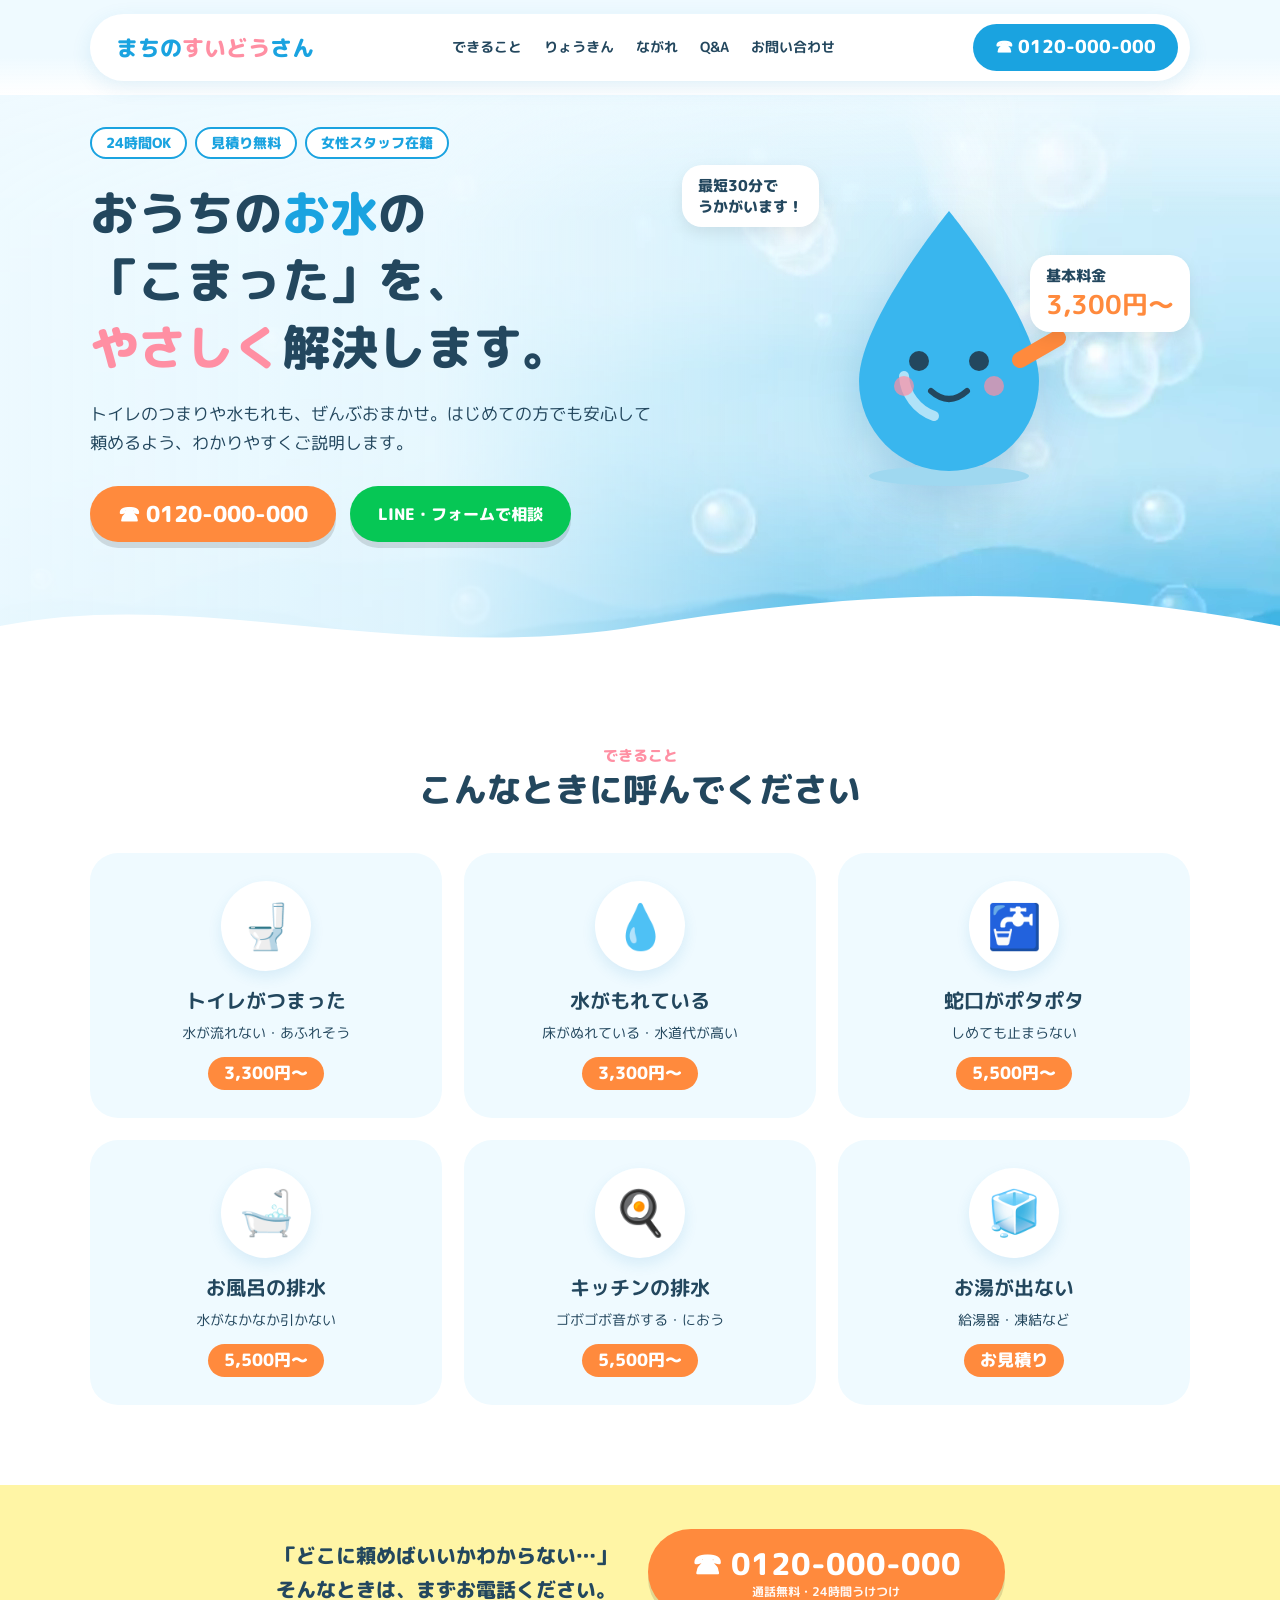
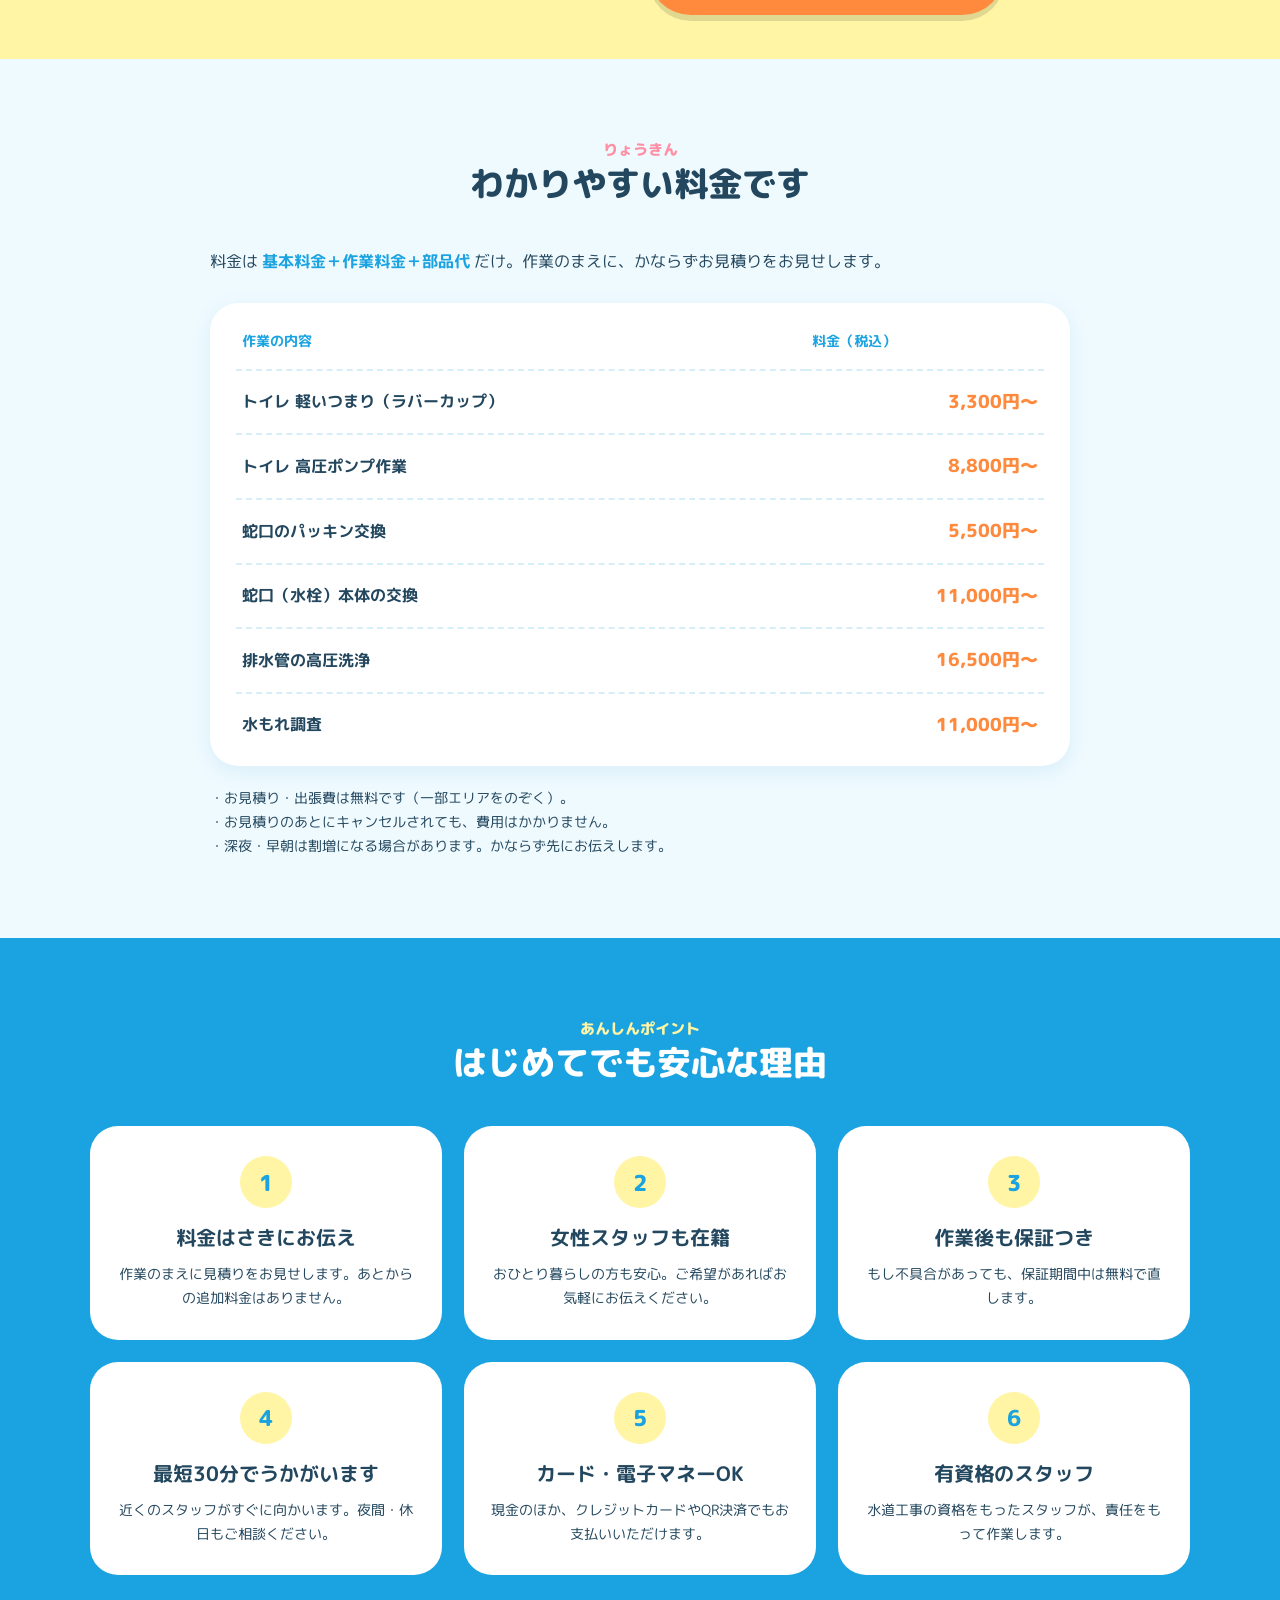
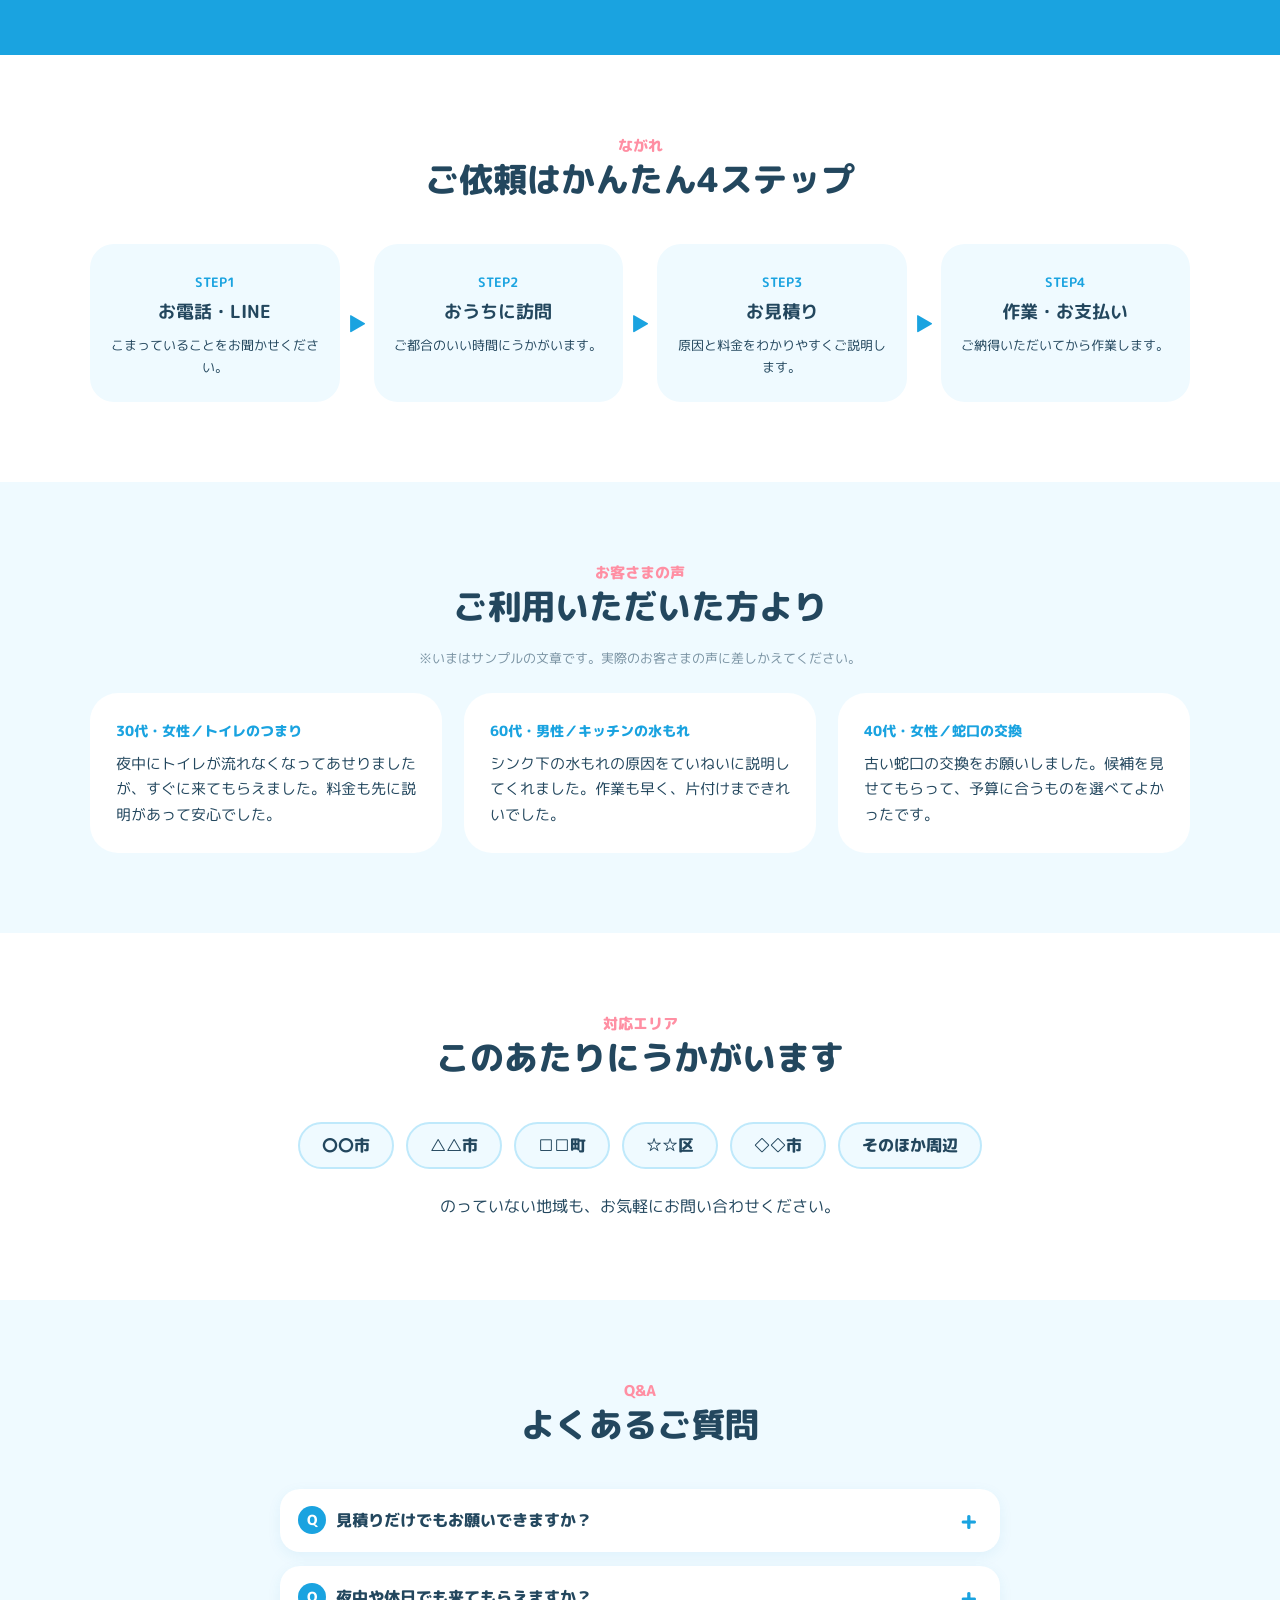
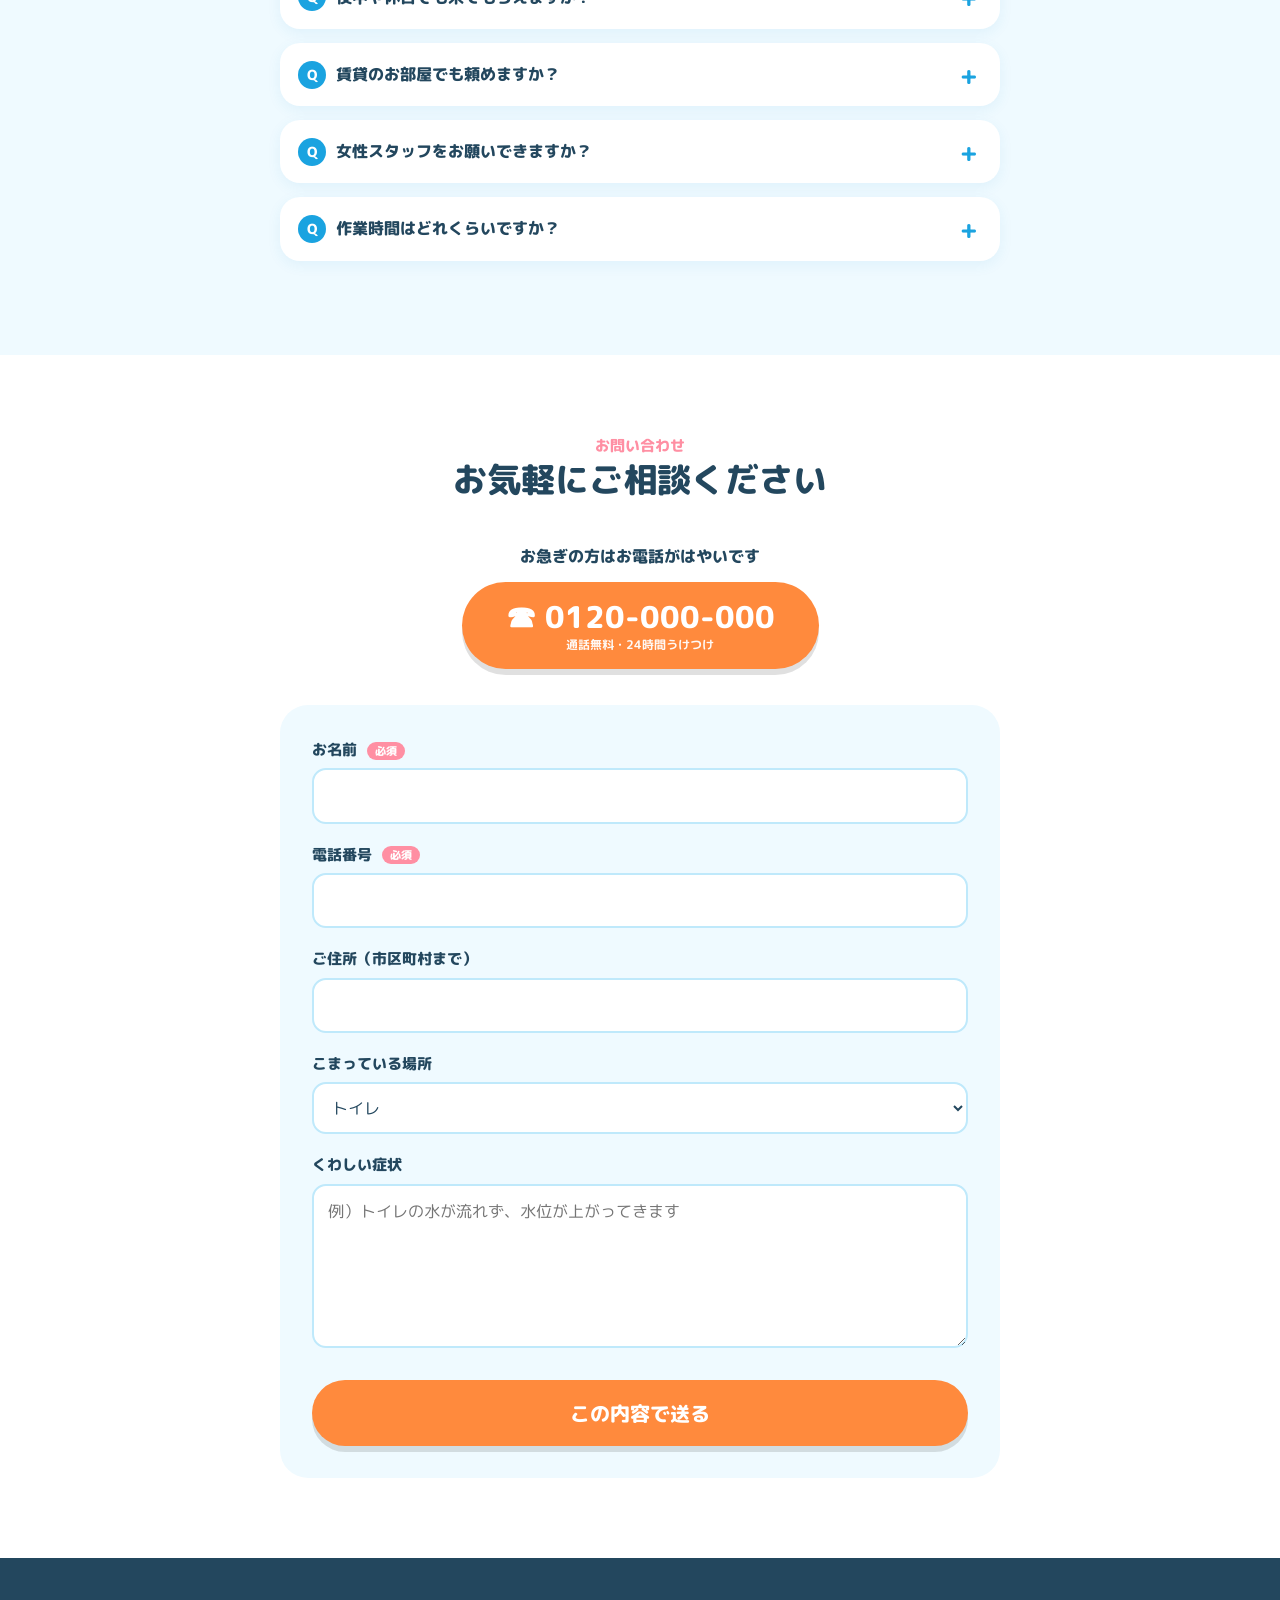
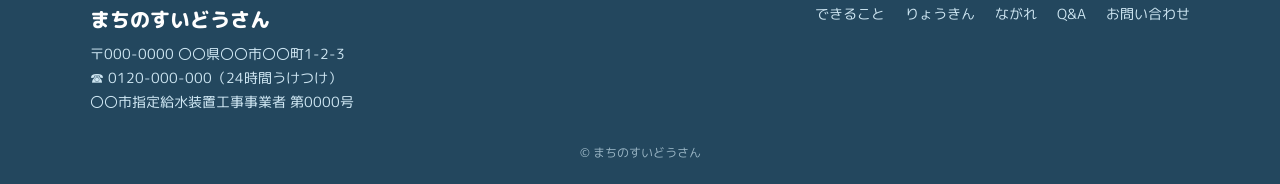
<file: suidou/public/index.html>
<!DOCTYPE html>
<html lang="ja">
<head>
<meta charset="UTF-8">
<meta name="viewport" content="width=device-width, initial-scale=1">
<title>まちのすいどうさん | トイレつまり・水もれ 24時間うけつけ</title>
<meta name="description" content="トイレのつまり、水もれ、蛇口・排水口のトラブルに24時間365日対応。お見積り無料、作業前に料金をお伝えします。">
<meta name="theme-color" content="#1aa3e0">
<link rel="preconnect" href="https://fonts.googleapis.com">
<link rel="preconnect" href="https://fonts.gstatic.com" crossorigin>
<link href="https://fonts.googleapis.com/css2?family=M+PLUS+Rounded+1c:wght@500;700;800&display=swap" rel="stylesheet">
<link rel="stylesheet" href="style.css">
</head>
<body>

<!-- ===== ヘッダー ===== -->
<header class="header">
  <div class="container">
    <div class="header__bar">
      <a href="#top" class="logo">まちの<span>すいどう</span>さん</a>
      <nav class="nav" aria-label="メインメニュー">
        <a href="#trouble">できること</a>
        <a href="#price">りょうきん</a>
        <a href="#flow">ながれ</a>
        <a href="#faq">Q&amp;A</a>
        <a href="#contact">お問い合わせ</a>
      </nav>
      <a href="tel:0120000000" class="header__tel">☎ <span>0120-000-000</span></a>
    </div>
  </div>
</header>

<main id="top">

  <!-- ===== ファーストビュー ===== -->
  <section class="hero">
    <div class="hero__media" aria-hidden="true">
      <video class="hero__video" autoplay muted loop playsinline preload="auto" poster="assets/poster.jpg">
        <source src="assets/hero.webm" type="video/webm">
        <source src="assets/hero.mp4" type="video/mp4">
      </video>
    </div>
    <div class="container hero__inner">
      <div class="hero__copy">
        <ul class="tags">
          <li>24時間OK</li>
          <li>見積り無料</li>
          <li>女性スタッフ在籍</li>
        </ul>
        <h1 class="hero__title">
          おうちの<em>お水</em>の<br>「こまった」を、<br><i>やさしく</i>解決します。
        </h1>
        <p class="hero__lead">トイレのつまりや水もれも、ぜんぶおまかせ。はじめての方でも安心して頼めるよう、わかりやすくご説明します。</p>
        <div class="hero__btns">
          <a href="tel:0120000000" class="btn btn--tel">☎ 0120-000-000</a>
          <a href="#contact" class="btn btn--line">LINE・フォームで相談</a>
        </div>
      </div>

      <div class="hero__ill" aria-hidden="true">
        <svg class="hero__char" viewBox="0 0 260 300">
          <ellipse cx="130" cy="285" rx="80" ry="10" fill="#9fd8f0"/>
          <path d="M130 20C130 20 40 130 40 190a90 90 0 0 0 180 0C220 130 130 20 130 20z" fill="#39b6ee"/>
          <path d="M85 185a45 45 0 0 0 30 40" stroke="#fff" stroke-width="10" fill="none" stroke-linecap="round" opacity=".6"/>
          <circle cx="100" cy="170" r="10" fill="#23475e"/>
          <circle cx="160" cy="170" r="10" fill="#23475e"/>
          <circle cx="85" cy="195" r="10" fill="#ff8fa3" opacity=".7"/>
          <circle cx="175" cy="195" r="10" fill="#ff8fa3" opacity=".7"/>
          <path d="M112 200q18 16 36 0" stroke="#23475e" stroke-width="6" fill="none" stroke-linecap="round"/>
          <rect x="190" y="150" width="60" height="16" rx="8" fill="#ff8a3d" transform="rotate(-30 220 158)"/>
        </svg>
        <p class="bubble bubble--a">最短30分で<br>うかがいます！</p>
        <p class="bubble bubble--b">基本料金<br><strong>3,300円〜</strong></p>
      </div>
    </div>
    <svg class="hero__wave" viewBox="0 0 1280 80" preserveAspectRatio="none" aria-hidden="true"><path d="M0 40 C 200 0 400 80 640 40 S 1080 0 1280 40 V80 H0z" fill="#fff"/></svg>
  </section>

  <!-- ===== できること ===== -->
  <section class="section" id="trouble">
    <div class="container">
      <h2 class="title"><small>できること</small>こんなときに呼んでください</h2>
      <ul class="trouble">
        <li class="trouble__item"><div class="trouble__ic">🚽</div><h3>トイレがつまった</h3><p>水が流れない・あふれそう</p><span class="pill">3,300円〜</span></li>
        <li class="trouble__item"><div class="trouble__ic">💧</div><h3>水がもれている</h3><p>床がぬれている・水道代が高い</p><span class="pill">3,300円〜</span></li>
        <li class="trouble__item"><div class="trouble__ic">🚰</div><h3>蛇口がポタポタ</h3><p>しめても止まらない</p><span class="pill">5,500円〜</span></li>
        <li class="trouble__item"><div class="trouble__ic">🛁</div><h3>お風呂の排水</h3><p>水がなかなか引かない</p><span class="pill">5,500円〜</span></li>
        <li class="trouble__item"><div class="trouble__ic">🍳</div><h3>キッチンの排水</h3><p>ゴボゴボ音がする・におう</p><span class="pill">5,500円〜</span></li>
        <li class="trouble__item"><div class="trouble__ic">🧊</div><h3>お湯が出ない</h3><p>給湯器・凍結など</p><span class="pill">お見積り</span></li>
      </ul>
    </div>
  </section>

  <!-- ===== 中間CTA ===== -->
  <section class="cta">
    <div class="container cta__inner">
      <p class="cta__text">「どこに頼めばいいかわからない…」<br>そんなときは、まずお電話ください。</p>
      <a href="tel:0120000000" class="btn btn--tel btn--big">☎ 0120-000-000<small>通話無料・24時間うけつけ</small></a>
    </div>
  </section>

  <!-- ===== りょうきん ===== -->
  <section class="section section--sky" id="price">
    <div class="container container--mid">
      <h2 class="title"><small>りょうきん</small>わかりやすい料金です</h2>
      <p class="lead">料金は <strong>基本料金＋作業料金＋部品代</strong> だけ。作業のまえに、かならずお見積りをお見せします。</p>
      <div class="price">
        <table>
          <thead><tr><th scope="col">作業の内容</th><th scope="col">料金（税込）</th></tr></thead>
          <tbody>
            <tr><th scope="row">トイレ 軽いつまり（ラバーカップ）</th><td>3,300円〜</td></tr>
            <tr><th scope="row">トイレ 高圧ポンプ作業</th><td>8,800円〜</td></tr>
            <tr><th scope="row">蛇口のパッキン交換</th><td>5,500円〜</td></tr>
            <tr><th scope="row">蛇口（水栓）本体の交換</th><td>11,000円〜</td></tr>
            <tr><th scope="row">排水管の高圧洗浄</th><td>16,500円〜</td></tr>
            <tr><th scope="row">水もれ調査</th><td>11,000円〜</td></tr>
          </tbody>
        </table>
      </div>
      <ul class="notes">
        <li>お見積り・出張費は無料です（一部エリアをのぞく）。</li>
        <li>お見積りのあとにキャンセルされても、費用はかかりません。</li>
        <li>深夜・早朝は割増になる場合があります。かならず先にお伝えします。</li>
      </ul>
    </div>
  </section>

  <!-- ===== あんしんポイント ===== -->
  <section class="section section--blue" id="reason">
    <div class="container">
      <h2 class="title title--white"><small>あんしんポイント</small>はじめてでも安心な理由</h2>
      <ol class="reason">
        <li><span class="reason__n">1</span><h3>料金はさきにお伝え</h3><p>作業のまえに見積りをお見せします。あとからの追加料金はありません。</p></li>
        <li><span class="reason__n">2</span><h3>女性スタッフも在籍</h3><p>おひとり暮らしの方も安心。ご希望があればお気軽にお伝えください。</p></li>
        <li><span class="reason__n">3</span><h3>作業後も保証つき</h3><p>もし不具合があっても、保証期間中は無料で直します。</p></li>
        <li><span class="reason__n">4</span><h3>最短30分でうかがいます</h3><p>近くのスタッフがすぐに向かいます。夜間・休日もご相談ください。</p></li>
        <li><span class="reason__n">5</span><h3>カード・電子マネーOK</h3><p>現金のほか、クレジットカードやQR決済でもお支払いいただけます。</p></li>
        <li><span class="reason__n">6</span><h3>有資格のスタッフ</h3><p>水道工事の資格をもったスタッフが、責任をもって作業します。</p></li>
      </ol>
    </div>
  </section>

  <!-- ===== ながれ ===== -->
  <section class="section" id="flow">
    <div class="container">
      <h2 class="title"><small>ながれ</small>ご依頼はかんたん4ステップ</h2>
      <ol class="flow">
        <li><b>STEP1</b><h3>お電話・LINE</h3><p>こまっていることをお聞かせください。</p></li>
        <li><b>STEP2</b><h3>おうちに訪問</h3><p>ご都合のいい時間にうかがいます。</p></li>
        <li><b>STEP3</b><h3>お見積り</h3><p>原因と料金をわかりやすくご説明します。</p></li>
        <li><b>STEP4</b><h3>作業・お支払い</h3><p>ご納得いただいてから作業します。</p></li>
      </ol>
    </div>
  </section>

  <!-- ===== お客さまの声 ===== -->
  <section class="section section--sky" id="voice">
    <div class="container">
      <h2 class="title"><small>お客さまの声</small>ご利用いただいた方より</h2>
      <p class="sample-note">※いまはサンプルの文章です。実際のお客さまの声に差しかえてください。</p>
      <ul class="voice">
        <li><p class="voice__meta">30代・女性／トイレのつまり</p><p>夜中にトイレが流れなくなってあせりましたが、すぐに来てもらえました。料金も先に説明があって安心でした。</p></li>
        <li><p class="voice__meta">60代・男性／キッチンの水もれ</p><p>シンク下の水もれの原因をていねいに説明してくれました。作業も早く、片付けまできれいでした。</p></li>
        <li><p class="voice__meta">40代・女性／蛇口の交換</p><p>古い蛇口の交換をお願いしました。候補を見せてもらって、予算に合うものを選べてよかったです。</p></li>
      </ul>
    </div>
  </section>

  <!-- ===== 対応エリア ===== -->
  <section class="section" id="area">
    <div class="container container--mid">
      <h2 class="title"><small>対応エリア</small>このあたりにうかがいます</h2>
      <ul class="area">
        <li>〇〇市</li><li>△△市</li><li>□□町</li><li>☆☆区</li><li>◇◇市</li><li>そのほか周辺</li>
      </ul>
      <p class="lead lead--center">のっていない地域も、お気軽にお問い合わせください。</p>
    </div>
  </section>

  <!-- ===== Q&A ===== -->
  <section class="section section--sky" id="faq">
    <div class="container container--narrow">
      <h2 class="title"><small>Q&amp;A</small>よくあるご質問</h2>
      <div class="faq">
        <details><summary>見積りだけでもお願いできますか？</summary><p>はい、だいじょうぶです。お見積りは無料で、キャンセルされても費用はかかりません。</p></details>
        <details><summary>夜中や休日でも来てもらえますか？</summary><p>24時間365日うけつけています。時間帯によって割増になる場合がありますが、かならず先にお伝えします。</p></details>
        <details><summary>賃貸のお部屋でも頼めますか？</summary><p>ご依頼いただけます。管理会社さま・大家さまへのご連絡が必要な場合もありますので、あわせてご確認ください。</p></details>
        <details><summary>女性スタッフをお願いできますか？</summary><p>できるかぎり対応します。お電話のときにお伝えください。</p></details>
        <details><summary>作業時間はどれくらいですか？</summary><p>軽いつまりや部品交換なら30分〜1時間くらいが目安です。症状によってちがうので、お見積りのときにお伝えします。</p></details>
      </div>
    </div>
  </section>

  <!-- ===== お問い合わせ ===== -->
  <section class="section" id="contact">
    <div class="container container--narrow">
      <h2 class="title"><small>お問い合わせ</small>お気軽にご相談ください</h2>
      <div class="contact-tel">
        <p>お急ぎの方はお電話がはやいです</p>
        <a href="tel:0120000000" class="btn btn--tel btn--big">☎ 0120-000-000<small>通話無料・24時間うけつけ</small></a>
      </div>
      <form class="form" name="contact" method="POST" action="/api/contact">
        <p class="form__hp"><label>入力しないでください <input name="bot-field" tabindex="-1" autocomplete="off"></label></p>
        <label class="form__row"><span>お名前 <em>必須</em></span><input type="text" name="name" required autocomplete="name"></label>
        <label class="form__row"><span>電話番号 <em>必須</em></span><input type="tel" name="tel" required autocomplete="tel" inputmode="tel"></label>
        <label class="form__row"><span>ご住所（市区町村まで）</span><input type="text" name="address" autocomplete="address-level2"></label>
        <label class="form__row"><span>こまっている場所</span>
          <select name="place"><option>トイレ</option><option>キッチン</option><option>お風呂・洗面所</option><option>蛇口</option><option>給湯器・配管</option><option>そのほか</option></select>
        </label>
        <label class="form__row"><span>くわしい症状</span><textarea name="message" rows="5" placeholder="例）トイレの水が流れず、水位が上がってきます"></textarea></label>
        <button type="submit" class="btn btn--tel btn--submit">この内容で送る</button>
      </form>
    </div>
  </section>

</main>

<footer class="footer">
  <div class="container footer__inner">
    <div>
      <p class="footer__name">まちのすいどうさん</p>
      <p>〒000-0000 〇〇県〇〇市〇〇町1-2-3</p>
      <p>☎ 0120-000-000（24時間うけつけ）</p>
      <p>〇〇市指定給水装置工事事業者 第0000号</p>
    </div>
    <nav class="footer__nav" aria-label="フッターメニュー">
      <a href="#trouble">できること</a><a href="#price">りょうきん</a><a href="#flow">ながれ</a><a href="#faq">Q&amp;A</a><a href="#contact">お問い合わせ</a>
    </nav>
  </div>
  <p class="footer__copy">&copy; まちのすいどうさん</p>
</footer>

<script>
  // 動きを減らす設定の人には、背景動画を止めて最初のコマだけ見せる
  if (window.matchMedia('(prefers-reduced-motion: reduce)').matches) {
    var v = document.querySelector('.hero__video');
    if (v) { v.removeAttribute('autoplay'); v.pause(); }
  }
</script>

<!-- スマホ用 固定ボタン -->
<div class="fixed-cta">
  <a href="tel:0120000000" class="fixed-cta__tel">☎ 電話で相談（無料）</a>
  <a href="#contact" class="fixed-cta__form">✉ フォーム</a>
</div>

</body>
</html>
</file>
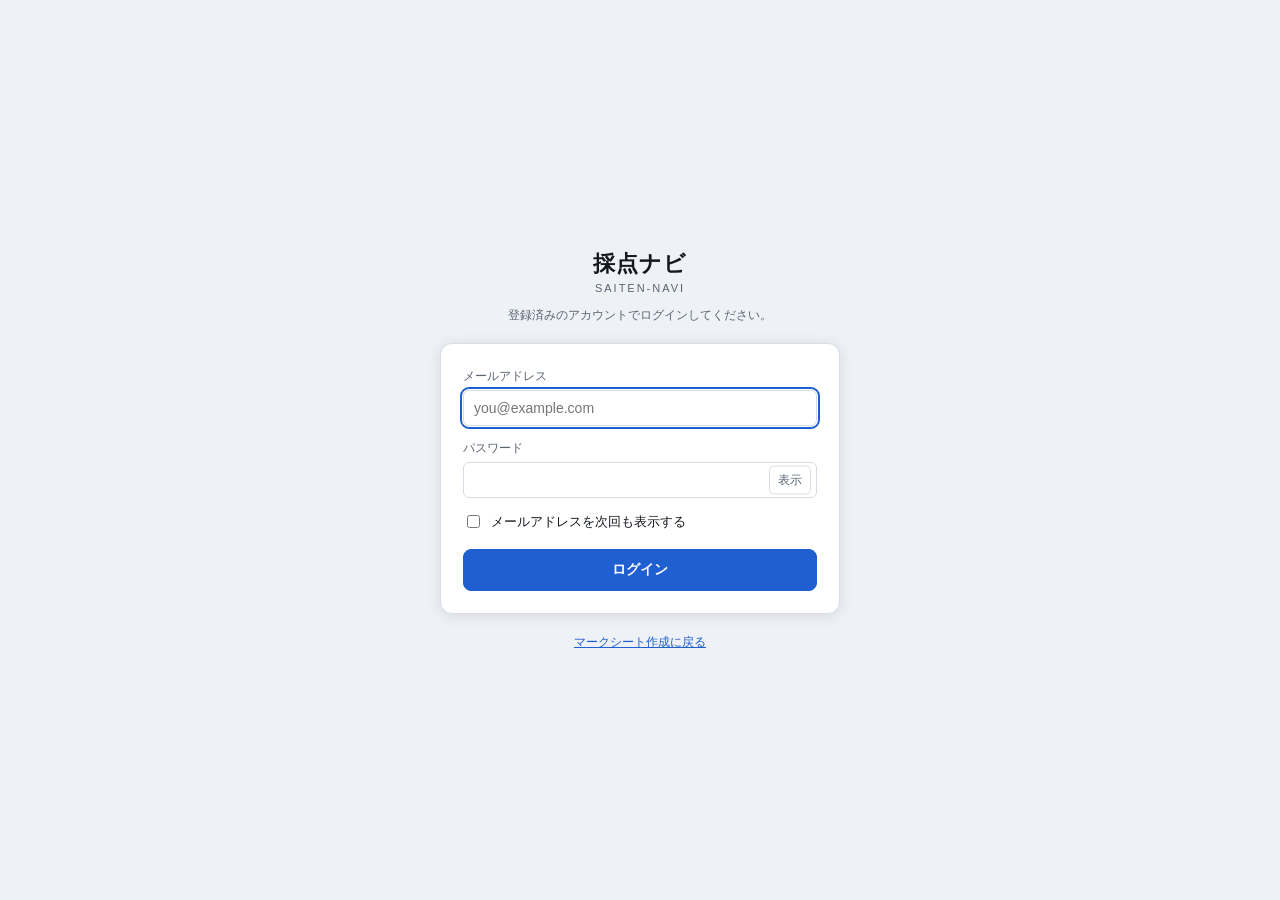
<file: Login.html>
<!DOCTYPE html>
<html lang="ja">
<head>
<meta charset="UTF-8">
<meta name="viewport" content="width=device-width, initial-scale=1">
<title>ログイン | 採点ナビ</title>
<meta name="description" content="採点ナビ にログインします。">
<meta name="robots" content="noindex">
<link rel="stylesheet" href="/assets/login.css">
</head>
<body class="auth-page">

<main class="auth">
  <header class="auth__head">
    <h1 class="brand">採点ナビ<span class="brand__sub">Saiten-navi</span></h1>
    <p class="auth__lead">登録済みのアカウントでログインしてください。</p>
  </header>

  <div class="auth__card">

    <p class="auth__status" id="status" role="alert" aria-live="assertive" hidden></p>

    <form id="loginForm" class="auth__form" novalidate>

      <div class="field">
        <label class="field__label" for="email">メールアドレス</label>
        <input type="email" id="email" name="email"
               autocomplete="username" inputmode="email"
               autocapitalize="off" spellcheck="false"
               placeholder="you@example.com"
               aria-describedby="emailError" required autofocus>
        <p class="field__error" id="emailError" hidden></p>
      </div>

      <div class="field">
        <label class="field__label" for="password">パスワード</label>
        <div class="field__wrap">
          <input type="password" id="password" name="password"
                 autocomplete="current-password"
                 aria-describedby="passwordError" required>
          <button type="button" class="field__toggle" id="togglePassword"
                  aria-controls="password" aria-pressed="false">表示</button>
        </div>
        <p class="field__error" id="passwordError" hidden></p>
      </div>

      <label class="field field--check">
        <input type="checkbox" id="remember">
        <span>メールアドレスを次回も表示する</span>
      </label>

      <button type="submit" class="btn btn--primary" id="submitBtn">ログイン</button>
    </form>

    <noscript>
      <p class="auth__note">ログインには JavaScript が必要です。ブラウザの設定で有効にしてください。</p>
    </noscript>
  </div>

  <footer class="auth__foot">
    <a class="auth__link" href="/">マークシート作成に戻る</a>
  </footer>
</main>

<script src="/assets/login.js"></script>
</body>
</html>
</file>
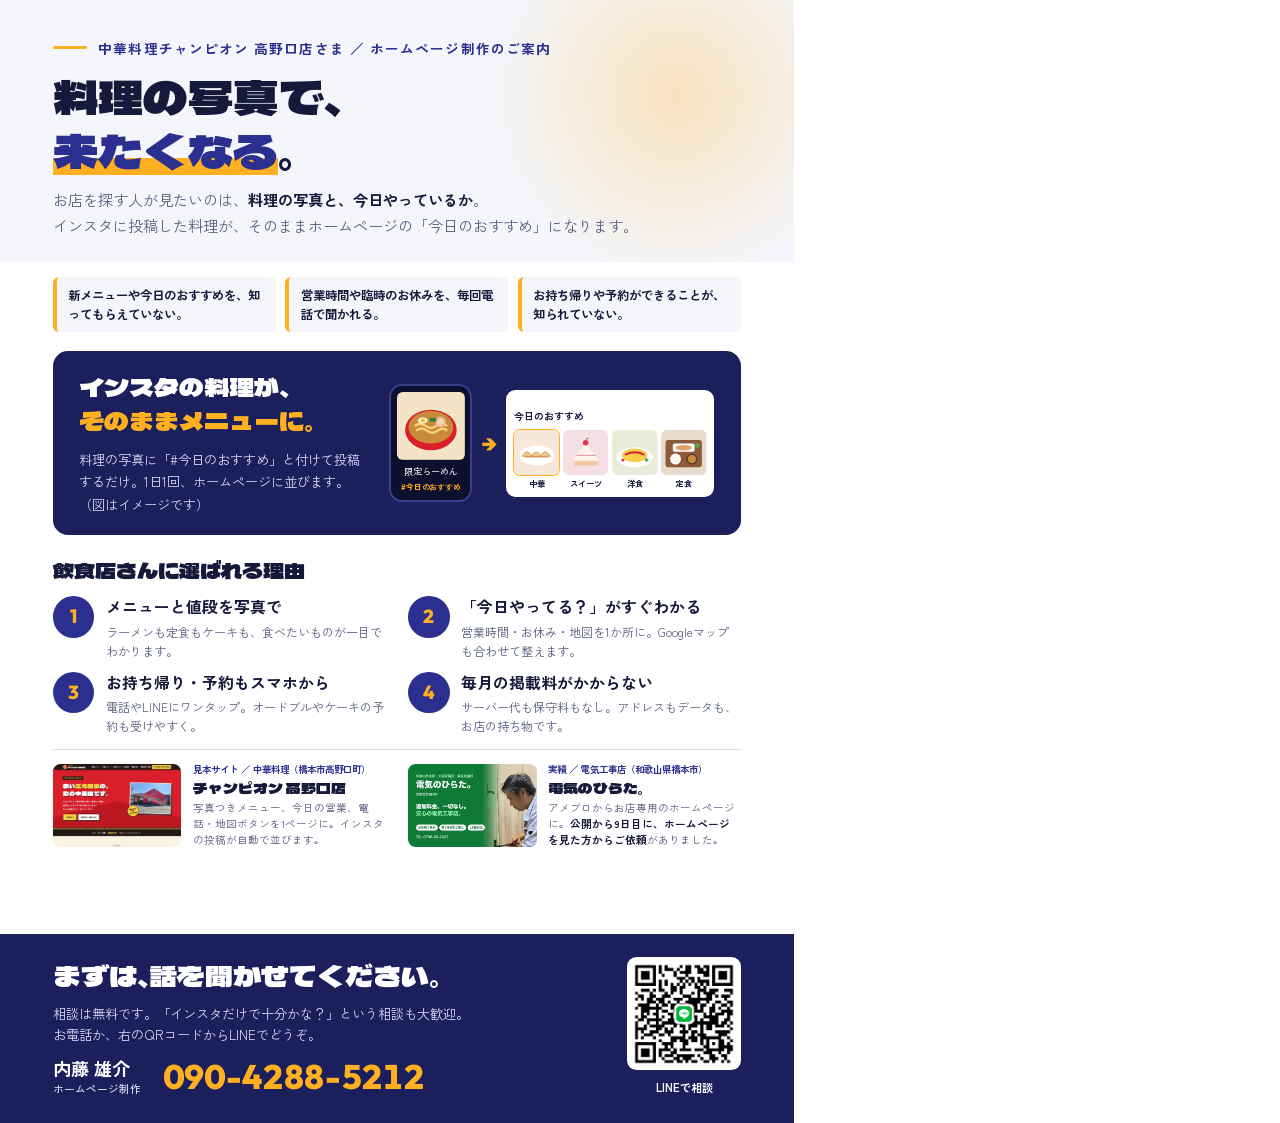
<file: sales/flyer-food-champion.html>
<!DOCTYPE html>
<html lang="ja">
<head>
<meta charset="UTF-8">
<title>ホームページ制作 チラシ（チャンピオン高野口店さま用）</title>
<link rel="preconnect" href="https://fonts.googleapis.com">
<link rel="preconnect" href="https://fonts.gstatic.com" crossorigin>
<link href="https://fonts.googleapis.com/css2?family=Dela+Gothic+One&family=Outfit:wght@500;700;800&family=Zen+Kaku+Gothic+New:wght@400;500;700&display=block" rel="stylesheet">
<style>
@page { size: A4 portrait; margin: 0; }
:root { --indigo: #2b2f8f; --deep: #1b1f5c; --ink: #161a3a; --soft: #5a6080; --line: #d9deef; --paper: #f4f6fc; --sun: #ffb020; }
* { box-sizing: border-box; margin: 0; padding: 0; }
html, body { width: 210mm; height: 297mm; }
body { font-family: "Zen Kaku Gothic New", sans-serif; color: var(--ink); background: #fff; -webkit-print-color-adjust: exact; print-color-adjust: exact; }
.page { width: 210mm; height: 297mm; display: grid; grid-template-rows: auto auto auto 1fr auto; overflow: hidden; }
.page > * { min-height: max-content; }

/* 上：つかみ */
.top { background: var(--paper); padding: 10mm 14mm 6mm; position: relative; overflow: clip; }
.top::after { content: ""; position: absolute; right: -24mm; top: -30mm; width: 110mm; height: 110mm; border-radius: 50%; background: radial-gradient(circle, rgba(255,176,32,.28), rgba(255,176,32,0) 65%); }
.eyebrow { position: relative; z-index: 1; display: flex; align-items: center; gap: 3mm; font-weight: 700; font-size: 3.6mm; color: var(--indigo); letter-spacing: .08em; }
.eyebrow::before { content: ""; width: 9mm; height: .9mm; border-radius: 1mm; background: var(--sun); }
h1 { position: relative; z-index: 1; font-family: "Dela Gothic One", sans-serif; font-weight: 400; font-size: 12mm; line-height: 1.18; margin: 3mm 0 3mm; }
h1 .mark { color: var(--indigo); background: linear-gradient(transparent 64%, var(--sun) 64%, var(--sun) 90%, transparent 90%); }
.lead { position: relative; z-index: 1; font-size: 4mm; line-height: 1.7; color: var(--soft); }
.lead b { color: var(--ink); }

/* お悩み */
.worry { padding: 4mm 14mm 0; }
.chips { display: grid; grid-template-columns: repeat(3, 1fr); gap: 2.5mm; }
.chips li { list-style: none; background: var(--paper); border-left: 1.2mm solid var(--sun); border-radius: 1.5mm; padding: 2.6mm 3mm; font-size: 3.3mm; font-weight: 700; line-height: 1.45; }
.worry h2, .sec h2 { font-family: "Dela Gothic One", sans-serif; font-weight: 400; font-size: 5.6mm; margin-bottom: 3mm; }
.voices { display: grid; grid-template-columns: repeat(3, 1fr); gap: 3mm; }
.voices li { list-style: none; background: var(--paper); border-radius: 3mm; padding: 3.5mm; font-size: 3.5mm; line-height: 1.55; }
.voices b { color: var(--indigo); }

/* しくみ */
.how { margin: 5mm 14mm 0; background: var(--deep); color: #fff; border-radius: 4mm; padding: 5mm 7mm; display: grid; grid-template-columns: 1fr 86mm; gap: 7mm; align-items: center; }
.how h2 { font-family: "Dela Gothic One", sans-serif; font-weight: 400; font-size: 6.6mm; line-height: 1.35; }
.how h2 span { color: var(--sun); }
.how p { font-size: 3.5mm; line-height: 1.7; color: #d7daf5; margin-top: 3mm; }
.ba { display: grid; grid-template-columns: 1fr auto 1fr; align-items: center; gap: 2mm; }
.ba figure { background: #fff; border-radius: 2.5mm; padding: 1.5mm; }
.ba svg { display: block; width: 100%; height: auto; border-radius: 1.5mm; }
.ba figcaption { text-align: center; font: 800 2.8mm "Outfit"; letter-spacing: .15em; color: var(--ink); margin-top: 1mm; }
.ba figure:last-child figcaption { color: var(--indigo); }
.ba .tagline { grid-column: 1 / -1; text-align: center; font-size: 2.8mm; color: #d7daf5; }
.ba .tagline b { color: var(--sun); }
.flowpic { display: grid; grid-template-columns: 22mm auto 1fr; align-items: center; gap: 2.5mm; }
.phone { background: #0d0f2e; border: .6mm solid #3a3f8a; border-radius: 3.5mm; padding: 1.5mm; }
.phone svg, .site svg { display: block; width: 100%; height: auto; border-radius: 1.5mm; }
.phone img { display: block; width: 100%; aspect-ratio: 1; object-fit: cover; border-radius: 2mm; }
.phone p { font-size: 2.4mm; margin-top: 1mm; color: #fff; text-align: center; }
.phone p b { font-size: 2.1mm; white-space: nowrap; letter-spacing: -.02em; }
.phone p b { color: var(--sun); }
.arrow { color: var(--sun); font: 800 6mm "Outfit"; }
.site { background: #fff; border-radius: 2.5mm; padding: 2mm; }
.site p { color: var(--ink); font-weight: 700; font-size: 2.6mm; margin-bottom: 1.2mm; }
.site div { display: grid; grid-template-columns: repeat(3, 1fr); gap: 1mm; }
.site img { width: 100%; aspect-ratio: 1; object-fit: cover; border-radius: 1mm; }
.site .grid4 { display: grid; grid-template-columns: repeat(4, 1fr); gap: 1mm; }
.site figure { margin: 0; }
.site figcaption { font-size: 2.2mm; font-weight: 700; color: var(--ink); text-align: center; margin-top: .6mm; }
.site figure:first-child svg { outline: .5mm solid var(--sun); }
.how-note { font-size: 2.6mm; color: #b9bde6; margin-top: 1.5mm; text-align: right; }

/* 特長 */
.sec { padding: 5mm 14mm 0; }
.points { display: grid; grid-template-columns: repeat(2, 1fr); gap: 3mm 6mm; }
.point { display: grid; grid-template-columns: 11mm 1fr; gap: 3mm; align-items: start; }
.point i { width: 11mm; height: 11mm; border-radius: 50%; background: var(--indigo); color: var(--sun); font: 800 5mm/11mm "Outfit"; text-align: center; font-style: normal; }
.point h3 { font-size: 4.2mm; line-height: 1.4; }
.point p { font-size: 3.2mm; line-height: 1.6; color: var(--soft); margin-top: .8mm; }

/* 実績（2つ並べ） */
.works2 { display: grid; grid-template-columns: 1fr 1fr; gap: 6mm; margin-top: 3.5mm; padding-top: 3.5mm; border-top: .3mm solid var(--line); }
.wk { display: grid; grid-template-columns: 34mm 1fr; gap: 3mm; align-items: center; }
.wk img { width: 34mm; height: 22mm; object-fit: cover; object-position: top; border-radius: 2mm; display: block; }
.wk .tag { font-size: 2.5mm; font-weight: 700; color: var(--indigo); line-height: 1.3; }
.wk h3 { font-family: "Dela Gothic One", sans-serif; font-weight: 400; font-size: 3.9mm; margin: .6mm 0 1mm; line-height: 1.3; }
.wk p:last-child { font-size: 2.8mm; line-height: 1.5; color: var(--soft); }
.wk p b { color: var(--ink); }
/* 実績 */
.work { display: grid; grid-template-columns: 48mm 1fr; gap: 5mm; align-items: center; margin-top: 3.5mm; padding-top: 3.5mm; border-top: .3mm solid var(--line); }
.work img { width: 100%; border-radius: 2.5mm; display: block; }
.work .tag { font-size: 3mm; font-weight: 700; color: var(--indigo); }
.work h3 { font-family: "Dela Gothic One", sans-serif; font-weight: 400; font-size: 6mm; margin: 1mm 0 2mm; }
.work p { font-size: 3.3mm; line-height: 1.65; color: var(--soft); }
.work p b { color: var(--ink); }

/* 下：相談 */
.bottom { background: var(--deep); color: #fff; padding: 6mm 14mm 7mm; display: grid; grid-template-columns: 1fr auto; gap: 8mm; align-items: center; }
.bottom h2 { font-family: "Dela Gothic One", sans-serif; font-weight: 400; font-size: 7.4mm; line-height: 1.3; }
.bottom p { font-size: 3.5mm; color: #d7daf5; margin-top: 2.5mm; line-height: 1.6; }
.brand { display: flex; align-items: center; gap: 2.5mm; font-weight: 700; font-size: 4mm; margin-top: 3mm; }
.brand i { width: 6.5mm; height: 6.5mm; border-radius: 1.6mm; background: linear-gradient(135deg, #fff 0 55%, var(--sun) 55%); }
.qr { width: 30mm; text-align: center; }
.qr div { width: 30mm; height: 30mm; background: #fff; border-radius: 2.5mm; display: grid; place-items: center; color: var(--soft); font-size: 3mm; line-height: 1.4; }
.qr img { display: block; width: 30mm; height: 30mm; background: #fff; border-radius: 2.5mm; padding: 1.2mm; }
.qr p { font-size: 3mm; margin-top: 2mm; color: #fff; font-weight: 700; }
.who { display: flex; align-items: center; gap: 6mm; margin-top: 3.5mm; }
.bottom .who__name { font-weight: 700; font-size: 4.8mm; line-height: 1.2; color: #fff; margin: 0; }
.bottom .who__name small { display: block; font-size: 2.8mm; font-weight: 500; color: #d7daf5; margin-top: .8mm; }
.bottom .who__tel { font: 800 9mm/1 "Outfit", sans-serif; color: var(--sun); letter-spacing: .02em; font-variant-numeric: tabular-nums; margin: 0; }
</style>
</head>
<body>
<div class="page">

  <section class="top">
    <p class="eyebrow">中華料理チャンピオン 高野口店さま ／ ホームページ制作のご案内</p>
    <h1>料理の写真で、<br><span class="mark">来たくなる</span>。</h1>
    <p class="lead">お店を探す人が見たいのは、<b>料理の写真と、今日やっているか</b>。<br>インスタに投稿した料理が、そのままホームページの「今日のおすすめ」になります。</p>
  </section>

  <section class="worry">
    <ul class="chips">
      <li>新メニューや今日のおすすめを、知ってもらえていない。</li>
      <li>営業時間や臨時のお休みを、毎回電話で聞かれる。</li>
      <li>お持ち帰りや予約ができることが、知られていない。</li>
    </ul>
  </section>


  <section class="how">
    <div>
      <h2>インスタの料理が、<br><span>そのままメニューに。</span></h2>
      <p>料理の写真に「#今日のおすすめ」と付けて投稿するだけ。1日1回、ホームページに並びます。（図はイメージです）</p>
    </div>
    <div class="flowpic">
      <div class="phone"><svg viewBox="0 0 100 100" aria-hidden="true"><rect width="100" height="100" fill="#f3e3c7"/><ellipse cx="50" cy="56" rx="38" ry="30" fill="#d81f2a"/><ellipse cx="50" cy="52" rx="33" ry="24" fill="#c98a3c"/><path d="M26 50 q8 -6 16 0 t16 0 t16 0" stroke="#f6d77a" stroke-width="3" fill="none"/><path d="M28 57 q8 -6 16 0 t16 0 t14 0" stroke="#f6d77a" stroke-width="3" fill="none"/><circle cx="64" cy="44" r="8" fill="#e8b98a"/><circle cx="64" cy="44" r="5" fill="#f5d6b3"/><ellipse cx="38" cy="42" rx="7" ry="4.5" fill="#fff6e0"/><ellipse cx="38" cy="42" rx="3.5" ry="2.5" fill="#f2b632"/><rect x="48" y="38" width="10" height="6" rx="2" fill="#3d7a3a"/></svg><p>限定らーめん<br><b>#今日のおすすめ</b></p></div>
      <span class="arrow">→</span>
      <div class="site"><p>今日のおすすめ</p><div class="grid4"><figure><svg viewBox="0 0 100 100" aria-hidden="true"><rect width="100" height="100" fill="#f6e7d8"/><ellipse cx="50" cy="56" rx="38" ry="22" fill="#ffffff"/><g fill="#f0c98a" stroke="#c8873c" stroke-width="1.5"><path d="M18 58 q10 -20 22 0 z"/><path d="M38 58 q10 -20 22 0 z"/><path d="M58 58 q10 -20 22 0 z"/></g><rect x="24" y="58" width="52" height="3" fill="#c8873c" opacity=".6"/></svg><figcaption>中華</figcaption></figure><figure><svg viewBox="0 0 100 100" aria-hidden="true"><rect width="100" height="100" fill="#f6dfe4"/><path d="M24 64 L50 30 L78 64 Z" fill="#fff4ec"/><rect x="24" y="64" width="54" height="14" fill="#f2c7a1"/><rect x="24" y="64" width="54" height="4" fill="#fff4ec"/><path d="M30 56 L72 56" stroke="#e8a0b0" stroke-width="3"/><circle cx="50" cy="28" r="6" fill="#e0384a"/><path d="M50 22 q3 -5 6 -4" stroke="#3d7a3a" stroke-width="2" fill="none"/></svg><figcaption>スイーツ</figcaption></figure><figure><svg viewBox="0 0 100 100" aria-hidden="true"><rect width="100" height="100" fill="#e9ecd9"/><ellipse cx="50" cy="60" rx="40" ry="22" fill="#ffffff"/><ellipse cx="50" cy="56" rx="28" ry="15" fill="#f7cf4a"/><path d="M30 54 q20 -10 40 0" stroke="#d81f2a" stroke-width="4" fill="none" stroke-linecap="round"/><circle cx="76" cy="66" r="4" fill="#4caf50"/><circle cx="24" cy="66" r="3.5" fill="#e0384a"/></svg><figcaption>洋食</figcaption></figure><figure><svg viewBox="0 0 100 100" aria-hidden="true"><rect width="100" height="100" fill="#e7dccb"/><rect x="10" y="22" width="80" height="60" rx="6" fill="#8d5a3b"/><circle cx="32" cy="64" r="12" fill="#ffffff"/><circle cx="32" cy="64" r="9" fill="#fbfbf6"/><circle cx="68" cy="64" r="12" fill="#5a3a26"/><circle cx="68" cy="64" r="9" fill="#c98a3c"/><rect x="26" y="30" width="48" height="18" rx="4" fill="#ffffff"/><ellipse cx="50" cy="39" rx="18" ry="6" fill="#e0a060"/><circle cx="80" cy="34" r="5" fill="#4caf50"/></svg><figcaption>定食</figcaption></figure></div></div>
    </div>
  </section>

  <section class="sec">
    <h2>飲食店さんに選ばれる理由</h2>
    <div class="points">
      <div class="point"><i>1</i><div><h3>メニューと値段を写真で</h3><p>ラーメンも定食もケーキも、食べたいものが一目でわかります。</p></div></div>
      <div class="point"><i>2</i><div><h3>「今日やってる？」がすぐわかる</h3><p>営業時間・お休み・地図を1か所に。Googleマップも合わせて整えます。</p></div></div>
      <div class="point"><i>3</i><div><h3>お持ち帰り・予約もスマホから</h3><p>電話やLINEにワンタップ。オードブルやケーキの予約も受けやすく。</p></div></div>
      <div class="point"><i>4</i><div><h3>毎月の掲載料がかからない</h3><p>サーバー代も保守料もなし。アドレスもデータも、お店の持ち物です。</p></div></div>
    </div>

    <div class="works2">
      <article class="wk">
        <img src="assets/work-champion.jpg" alt="中華料理チャンピオン高野口店の見本サイト">
        <div>
          <p class="tag">見本サイト ／ 中華料理（橋本市高野口町）</p>
          <h3>チャンピオン 高野口店</h3>
          <p>写真つきメニュー、今日の営業、電話・地図ボタンを1ページに。インスタの投稿が自動で並びます。</p>
        </div>
      </article>
      <article class="wk">
        <img src="assets/work-hirata.jpg" alt="電気のひらた。のホームページ" style="object-position: left top">
        <div>
          <p class="tag">実績 ／ 電気工事店（和歌山県橋本市）</p>
          <h3>電気のひらた。</h3>
          <p>アメブロからお店専用のホームページに。<b>公開から9日目に、ホームページを見た方からご依頼</b>がありました。</p>
        </div>
      </article>
    </div>
  </section>

  <section class="bottom">
    <div>
      <h2>まずは、話を聞かせてください。</h2>
      <p>相談は無料です。「インスタだけで十分かな？」という相談も大歓迎。<br>お電話か、右のQRコードからLINEでどうぞ。</p>
      <div class="who"><p class="who__name">内藤 雄介<small>ホームページ制作</small></p><p class="who__tel">090-4288-5212</p></div>
    </div>
    <div class="qr"><img src="assets/line-qr.jpg" alt="LINEのQRコード"><p>LINEで相談</p></div>
  </section>

</div>
</body>
</html>
</file>
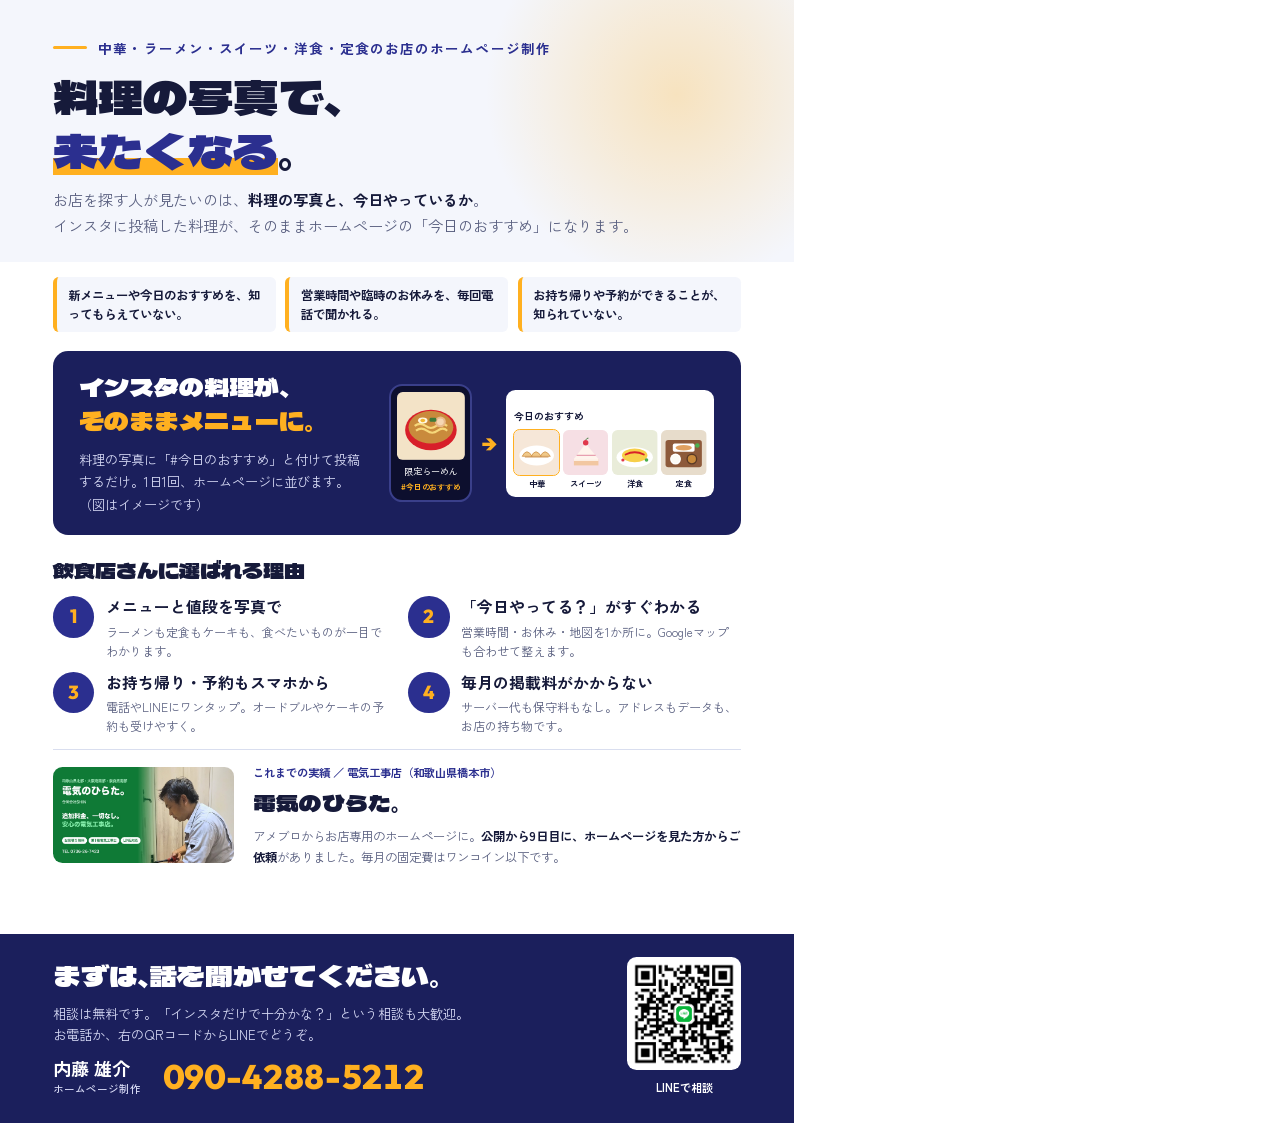
<file: sales/flyer-food.html>
<!DOCTYPE html>
<html lang="ja">
<head>
<meta charset="UTF-8">
<title>ホームページ制作 チラシ（飲食店向け）</title>
<link rel="preconnect" href="https://fonts.googleapis.com">
<link rel="preconnect" href="https://fonts.gstatic.com" crossorigin>
<link href="https://fonts.googleapis.com/css2?family=Dela+Gothic+One&family=Outfit:wght@500;700;800&family=Zen+Kaku+Gothic+New:wght@400;500;700&display=block" rel="stylesheet">
<style>
@page { size: A4 portrait; margin: 0; }
:root { --indigo: #2b2f8f; --deep: #1b1f5c; --ink: #161a3a; --soft: #5a6080; --line: #d9deef; --paper: #f4f6fc; --sun: #ffb020; }
* { box-sizing: border-box; margin: 0; padding: 0; }
html, body { width: 210mm; height: 297mm; }
body { font-family: "Zen Kaku Gothic New", sans-serif; color: var(--ink); background: #fff; -webkit-print-color-adjust: exact; print-color-adjust: exact; }
.page { width: 210mm; height: 297mm; display: grid; grid-template-rows: auto auto auto 1fr auto; overflow: hidden; }
.page > * { min-height: max-content; }

/* 上：つかみ */
.top { background: var(--paper); padding: 10mm 14mm 6mm; position: relative; overflow: clip; }
.top::after { content: ""; position: absolute; right: -24mm; top: -30mm; width: 110mm; height: 110mm; border-radius: 50%; background: radial-gradient(circle, rgba(255,176,32,.28), rgba(255,176,32,0) 65%); }
.eyebrow { position: relative; z-index: 1; display: flex; align-items: center; gap: 3mm; font-weight: 700; font-size: 3.6mm; color: var(--indigo); letter-spacing: .08em; }
.eyebrow::before { content: ""; width: 9mm; height: .9mm; border-radius: 1mm; background: var(--sun); }
h1 { position: relative; z-index: 1; font-family: "Dela Gothic One", sans-serif; font-weight: 400; font-size: 12mm; line-height: 1.18; margin: 3mm 0 3mm; }
h1 .mark { color: var(--indigo); background: linear-gradient(transparent 64%, var(--sun) 64%, var(--sun) 90%, transparent 90%); }
.lead { position: relative; z-index: 1; font-size: 4mm; line-height: 1.7; color: var(--soft); }
.lead b { color: var(--ink); }

/* お悩み */
.worry { padding: 4mm 14mm 0; }
.chips { display: grid; grid-template-columns: repeat(3, 1fr); gap: 2.5mm; }
.chips li { list-style: none; background: var(--paper); border-left: 1.2mm solid var(--sun); border-radius: 1.5mm; padding: 2.6mm 3mm; font-size: 3.3mm; font-weight: 700; line-height: 1.45; }
.worry h2, .sec h2 { font-family: "Dela Gothic One", sans-serif; font-weight: 400; font-size: 5.6mm; margin-bottom: 3mm; }
.voices { display: grid; grid-template-columns: repeat(3, 1fr); gap: 3mm; }
.voices li { list-style: none; background: var(--paper); border-radius: 3mm; padding: 3.5mm; font-size: 3.5mm; line-height: 1.55; }
.voices b { color: var(--indigo); }

/* しくみ */
.how { margin: 5mm 14mm 0; background: var(--deep); color: #fff; border-radius: 4mm; padding: 5mm 7mm; display: grid; grid-template-columns: 1fr 86mm; gap: 7mm; align-items: center; }
.how h2 { font-family: "Dela Gothic One", sans-serif; font-weight: 400; font-size: 6.6mm; line-height: 1.35; }
.how h2 span { color: var(--sun); }
.how p { font-size: 3.5mm; line-height: 1.7; color: #d7daf5; margin-top: 3mm; }
.ba { display: grid; grid-template-columns: 1fr auto 1fr; align-items: center; gap: 2mm; }
.ba figure { background: #fff; border-radius: 2.5mm; padding: 1.5mm; }
.ba svg { display: block; width: 100%; height: auto; border-radius: 1.5mm; }
.ba figcaption { text-align: center; font: 800 2.8mm "Outfit"; letter-spacing: .15em; color: var(--ink); margin-top: 1mm; }
.ba figure:last-child figcaption { color: var(--indigo); }
.ba .tagline { grid-column: 1 / -1; text-align: center; font-size: 2.8mm; color: #d7daf5; }
.ba .tagline b { color: var(--sun); }
.flowpic { display: grid; grid-template-columns: 22mm auto 1fr; align-items: center; gap: 2.5mm; }
.phone { background: #0d0f2e; border: .6mm solid #3a3f8a; border-radius: 3.5mm; padding: 1.5mm; }
.phone svg, .site svg { display: block; width: 100%; height: auto; border-radius: 1.5mm; }
.phone img { display: block; width: 100%; aspect-ratio: 1; object-fit: cover; border-radius: 2mm; }
.phone p { font-size: 2.4mm; margin-top: 1mm; color: #fff; text-align: center; }
.phone p b { font-size: 2.1mm; white-space: nowrap; letter-spacing: -.02em; }
.phone p b { color: var(--sun); }
.arrow { color: var(--sun); font: 800 6mm "Outfit"; }
.site { background: #fff; border-radius: 2.5mm; padding: 2mm; }
.site p { color: var(--ink); font-weight: 700; font-size: 2.6mm; margin-bottom: 1.2mm; }
.site div { display: grid; grid-template-columns: repeat(3, 1fr); gap: 1mm; }
.site img { width: 100%; aspect-ratio: 1; object-fit: cover; border-radius: 1mm; }
.site .grid4 { display: grid; grid-template-columns: repeat(4, 1fr); gap: 1mm; }
.site figure { margin: 0; }
.site figcaption { font-size: 2.2mm; font-weight: 700; color: var(--ink); text-align: center; margin-top: .6mm; }
.site figure:first-child svg { outline: .5mm solid var(--sun); }
.how-note { font-size: 2.6mm; color: #b9bde6; margin-top: 1.5mm; text-align: right; }

/* 特長 */
.sec { padding: 5mm 14mm 0; }
.points { display: grid; grid-template-columns: repeat(2, 1fr); gap: 3mm 6mm; }
.point { display: grid; grid-template-columns: 11mm 1fr; gap: 3mm; align-items: start; }
.point i { width: 11mm; height: 11mm; border-radius: 50%; background: var(--indigo); color: var(--sun); font: 800 5mm/11mm "Outfit"; text-align: center; font-style: normal; }
.point h3 { font-size: 4.2mm; line-height: 1.4; }
.point p { font-size: 3.2mm; line-height: 1.6; color: var(--soft); margin-top: .8mm; }

/* 実績 */
.work { display: grid; grid-template-columns: 48mm 1fr; gap: 5mm; align-items: center; margin-top: 3.5mm; padding-top: 3.5mm; border-top: .3mm solid var(--line); }
.work img { width: 100%; border-radius: 2.5mm; display: block; }
.work .tag { font-size: 3mm; font-weight: 700; color: var(--indigo); }
.work h3 { font-family: "Dela Gothic One", sans-serif; font-weight: 400; font-size: 6mm; margin: 1mm 0 2mm; }
.work p { font-size: 3.3mm; line-height: 1.65; color: var(--soft); }
.work p b { color: var(--ink); }

/* 下：相談 */
.bottom { background: var(--deep); color: #fff; padding: 6mm 14mm 7mm; display: grid; grid-template-columns: 1fr auto; gap: 8mm; align-items: center; }
.bottom h2 { font-family: "Dela Gothic One", sans-serif; font-weight: 400; font-size: 7.4mm; line-height: 1.3; }
.bottom p { font-size: 3.5mm; color: #d7daf5; margin-top: 2.5mm; line-height: 1.6; }
.brand { display: flex; align-items: center; gap: 2.5mm; font-weight: 700; font-size: 4mm; margin-top: 3mm; }
.brand i { width: 6.5mm; height: 6.5mm; border-radius: 1.6mm; background: linear-gradient(135deg, #fff 0 55%, var(--sun) 55%); }
.qr { width: 30mm; text-align: center; }
.qr div { width: 30mm; height: 30mm; background: #fff; border-radius: 2.5mm; display: grid; place-items: center; color: var(--soft); font-size: 3mm; line-height: 1.4; }
.qr img { display: block; width: 30mm; height: 30mm; background: #fff; border-radius: 2.5mm; padding: 1.2mm; }
.qr p { font-size: 3mm; margin-top: 2mm; color: #fff; font-weight: 700; }
.who { display: flex; align-items: center; gap: 6mm; margin-top: 3.5mm; }
.bottom .who__name { font-weight: 700; font-size: 4.8mm; line-height: 1.2; color: #fff; margin: 0; }
.bottom .who__name small { display: block; font-size: 2.8mm; font-weight: 500; color: #d7daf5; margin-top: .8mm; }
.bottom .who__tel { font: 800 9mm/1 "Outfit", sans-serif; color: var(--sun); letter-spacing: .02em; font-variant-numeric: tabular-nums; margin: 0; }
</style>
</head>
<body>
<div class="page">

  <section class="top">
    <p class="eyebrow">中華・ラーメン・スイーツ・洋食・定食のお店のホームページ制作</p>
    <h1>料理の写真で、<br><span class="mark">来たくなる</span>。</h1>
    <p class="lead">お店を探す人が見たいのは、<b>料理の写真と、今日やっているか</b>。<br>インスタに投稿した料理が、そのままホームページの「今日のおすすめ」になります。</p>
  </section>

  <section class="worry">
    <ul class="chips">
      <li>新メニューや今日のおすすめを、知ってもらえていない。</li>
      <li>営業時間や臨時のお休みを、毎回電話で聞かれる。</li>
      <li>お持ち帰りや予約ができることが、知られていない。</li>
    </ul>
  </section>


  <section class="how">
    <div>
      <h2>インスタの料理が、<br><span>そのままメニューに。</span></h2>
      <p>料理の写真に「#今日のおすすめ」と付けて投稿するだけ。1日1回、ホームページに並びます。（図はイメージです）</p>
    </div>
    <div class="flowpic">
      <div class="phone"><svg viewBox="0 0 100 100" aria-hidden="true"><rect width="100" height="100" fill="#f3e3c7"/><ellipse cx="50" cy="56" rx="38" ry="30" fill="#d81f2a"/><ellipse cx="50" cy="52" rx="33" ry="24" fill="#c98a3c"/><path d="M26 50 q8 -6 16 0 t16 0 t16 0" stroke="#f6d77a" stroke-width="3" fill="none"/><path d="M28 57 q8 -6 16 0 t16 0 t14 0" stroke="#f6d77a" stroke-width="3" fill="none"/><circle cx="64" cy="44" r="8" fill="#e8b98a"/><circle cx="64" cy="44" r="5" fill="#f5d6b3"/><ellipse cx="38" cy="42" rx="7" ry="4.5" fill="#fff6e0"/><ellipse cx="38" cy="42" rx="3.5" ry="2.5" fill="#f2b632"/><rect x="48" y="38" width="10" height="6" rx="2" fill="#3d7a3a"/></svg><p>限定らーめん<br><b>#今日のおすすめ</b></p></div>
      <span class="arrow">→</span>
      <div class="site"><p>今日のおすすめ</p><div class="grid4"><figure><svg viewBox="0 0 100 100" aria-hidden="true"><rect width="100" height="100" fill="#f6e7d8"/><ellipse cx="50" cy="56" rx="38" ry="22" fill="#ffffff"/><g fill="#f0c98a" stroke="#c8873c" stroke-width="1.5"><path d="M18 58 q10 -20 22 0 z"/><path d="M38 58 q10 -20 22 0 z"/><path d="M58 58 q10 -20 22 0 z"/></g><rect x="24" y="58" width="52" height="3" fill="#c8873c" opacity=".6"/></svg><figcaption>中華</figcaption></figure><figure><svg viewBox="0 0 100 100" aria-hidden="true"><rect width="100" height="100" fill="#f6dfe4"/><path d="M24 64 L50 30 L78 64 Z" fill="#fff4ec"/><rect x="24" y="64" width="54" height="14" fill="#f2c7a1"/><rect x="24" y="64" width="54" height="4" fill="#fff4ec"/><path d="M30 56 L72 56" stroke="#e8a0b0" stroke-width="3"/><circle cx="50" cy="28" r="6" fill="#e0384a"/><path d="M50 22 q3 -5 6 -4" stroke="#3d7a3a" stroke-width="2" fill="none"/></svg><figcaption>スイーツ</figcaption></figure><figure><svg viewBox="0 0 100 100" aria-hidden="true"><rect width="100" height="100" fill="#e9ecd9"/><ellipse cx="50" cy="60" rx="40" ry="22" fill="#ffffff"/><ellipse cx="50" cy="56" rx="28" ry="15" fill="#f7cf4a"/><path d="M30 54 q20 -10 40 0" stroke="#d81f2a" stroke-width="4" fill="none" stroke-linecap="round"/><circle cx="76" cy="66" r="4" fill="#4caf50"/><circle cx="24" cy="66" r="3.5" fill="#e0384a"/></svg><figcaption>洋食</figcaption></figure><figure><svg viewBox="0 0 100 100" aria-hidden="true"><rect width="100" height="100" fill="#e7dccb"/><rect x="10" y="22" width="80" height="60" rx="6" fill="#8d5a3b"/><circle cx="32" cy="64" r="12" fill="#ffffff"/><circle cx="32" cy="64" r="9" fill="#fbfbf6"/><circle cx="68" cy="64" r="12" fill="#5a3a26"/><circle cx="68" cy="64" r="9" fill="#c98a3c"/><rect x="26" y="30" width="48" height="18" rx="4" fill="#ffffff"/><ellipse cx="50" cy="39" rx="18" ry="6" fill="#e0a060"/><circle cx="80" cy="34" r="5" fill="#4caf50"/></svg><figcaption>定食</figcaption></figure></div></div>
    </div>
  </section>

  <section class="sec">
    <h2>飲食店さんに選ばれる理由</h2>
    <div class="points">
      <div class="point"><i>1</i><div><h3>メニューと値段を写真で</h3><p>ラーメンも定食もケーキも、食べたいものが一目でわかります。</p></div></div>
      <div class="point"><i>2</i><div><h3>「今日やってる？」がすぐわかる</h3><p>営業時間・お休み・地図を1か所に。Googleマップも合わせて整えます。</p></div></div>
      <div class="point"><i>3</i><div><h3>お持ち帰り・予約もスマホから</h3><p>電話やLINEにワンタップ。オードブルやケーキの予約も受けやすく。</p></div></div>
      <div class="point"><i>4</i><div><h3>毎月の掲載料がかからない</h3><p>サーバー代も保守料もなし。アドレスもデータも、お店の持ち物です。</p></div></div>
    </div>

    <div class="work">
      <img src="assets/work-hirata.jpg" alt="電気のひらた。のホームページ">
      <div>
        <p class="tag">これまでの実績 ／ 電気工事店（和歌山県橋本市）</p>
        <h3>電気のひらた。</h3>
        <p>アメブロからお店専用のホームページに。<b>公開から9日目に、ホームページを見た方からご依頼</b>がありました。毎月の固定費はワンコイン以下です。</p>
      </div>
    </div>
  </section>

  <section class="bottom">
    <div>
      <h2>まずは、話を聞かせてください。</h2>
      <p>相談は無料です。「インスタだけで十分かな？」という相談も大歓迎。<br>お電話か、右のQRコードからLINEでどうぞ。</p>
      <div class="who"><p class="who__name">内藤 雄介<small>ホームページ制作</small></p><p class="who__tel">090-4288-5212</p></div>
    </div>
    <div class="qr"><img src="assets/line-qr.jpg" alt="LINEのQRコード"><p>LINEで相談</p></div>
  </section>

</div>
</body>
</html>
</file>
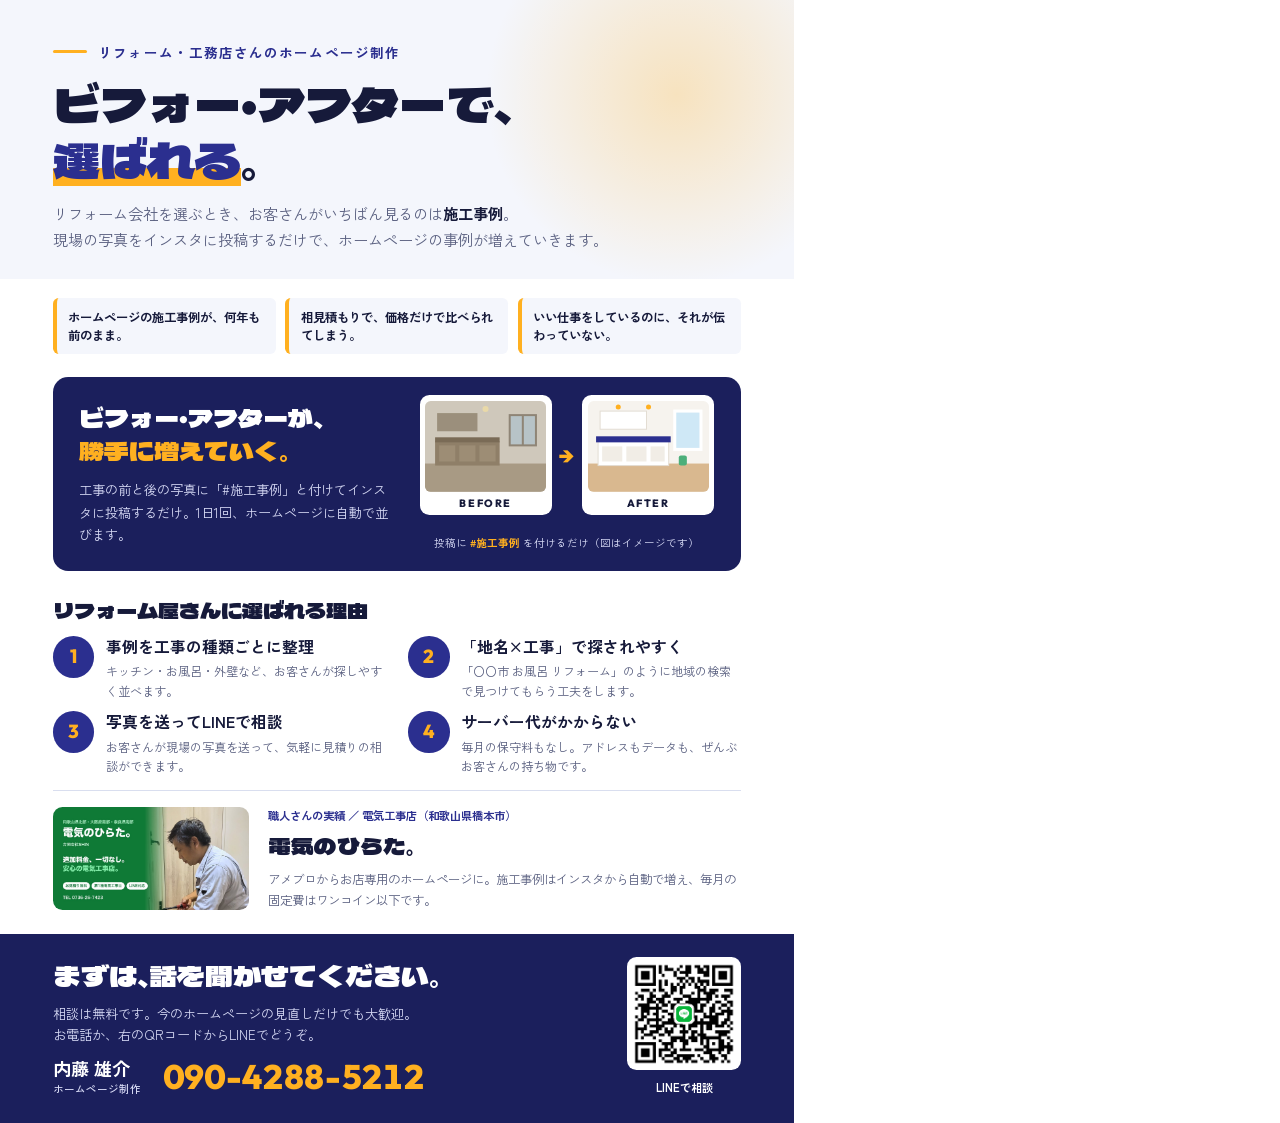
<file: sales/flyer-reform.html>
<!DOCTYPE html>
<html lang="ja">
<head>
<meta charset="UTF-8">
<title>ホームページ制作 チラシ（リフォーム向け）</title>
<link rel="preconnect" href="https://fonts.googleapis.com">
<link rel="preconnect" href="https://fonts.gstatic.com" crossorigin>
<link href="https://fonts.googleapis.com/css2?family=Dela+Gothic+One&family=Outfit:wght@500;700;800&family=Zen+Kaku+Gothic+New:wght@400;500;700&display=block" rel="stylesheet">
<style>
@page { size: A4 portrait; margin: 0; }
:root { --indigo: #2b2f8f; --deep: #1b1f5c; --ink: #161a3a; --soft: #5a6080; --line: #d9deef; --paper: #f4f6fc; --sun: #ffb020; }
* { box-sizing: border-box; margin: 0; padding: 0; }
html, body { width: 210mm; height: 297mm; }
body { font-family: "Zen Kaku Gothic New", sans-serif; color: var(--ink); background: #fff; -webkit-print-color-adjust: exact; print-color-adjust: exact; }
.page { width: 210mm; height: 297mm; display: grid; grid-template-rows: auto auto auto 1fr auto; overflow: hidden; }
.page > * { min-height: max-content; }

/* 上：つかみ */
.top { background: var(--paper); padding: 11mm 14mm 7mm; position: relative; overflow: clip; }
.top::after { content: ""; position: absolute; right: -24mm; top: -30mm; width: 110mm; height: 110mm; border-radius: 50%; background: radial-gradient(circle, rgba(255,176,32,.28), rgba(255,176,32,0) 65%); }
.eyebrow { position: relative; z-index: 1; display: flex; align-items: center; gap: 3mm; font-weight: 700; font-size: 3.6mm; color: var(--indigo); letter-spacing: .08em; }
.eyebrow::before { content: ""; width: 9mm; height: .9mm; border-radius: 1mm; background: var(--sun); }
h1 { position: relative; z-index: 1; font-family: "Dela Gothic One", sans-serif; font-weight: 400; font-size: 12.5mm; line-height: 1.2; margin: 3.5mm 0 3.5mm; }
h1 .mark { color: var(--indigo); background: linear-gradient(transparent 64%, var(--sun) 64%, var(--sun) 90%, transparent 90%); }
.lead { position: relative; z-index: 1; font-size: 4mm; line-height: 1.7; color: var(--soft); }
.lead b { color: var(--ink); }

/* お悩み */
.worry { padding: 5mm 14mm 0; }
.chips { display: grid; grid-template-columns: repeat(3, 1fr); gap: 2.5mm; }
.chips li { list-style: none; background: var(--paper); border-left: 1.2mm solid var(--sun); border-radius: 1.5mm; padding: 2.6mm 3mm; font-size: 3.3mm; font-weight: 700; line-height: 1.45; }
.worry h2, .sec h2 { font-family: "Dela Gothic One", sans-serif; font-weight: 400; font-size: 5.6mm; margin-bottom: 3mm; }
.voices { display: grid; grid-template-columns: repeat(3, 1fr); gap: 3mm; }
.voices li { list-style: none; background: var(--paper); border-radius: 3mm; padding: 3.5mm; font-size: 3.5mm; line-height: 1.55; }
.voices b { color: var(--indigo); }

/* しくみ */
.how { margin: 6mm 14mm 0; background: var(--deep); color: #fff; border-radius: 4mm; padding: 5mm 7mm; display: grid; grid-template-columns: 1fr 78mm; gap: 7mm; align-items: center; }
.how h2 { font-family: "Dela Gothic One", sans-serif; font-weight: 400; font-size: 6.6mm; line-height: 1.35; }
.how h2 span { color: var(--sun); }
.how p { font-size: 3.5mm; line-height: 1.7; color: #d7daf5; margin-top: 3mm; }
.ba { display: grid; grid-template-columns: 1fr auto 1fr; align-items: center; gap: 2mm; }
.ba figure { background: #fff; border-radius: 2.5mm; padding: 1.5mm; }
.ba svg { display: block; width: 100%; height: auto; border-radius: 1.5mm; }
.ba figcaption { text-align: center; font: 800 2.8mm "Outfit"; letter-spacing: .15em; color: var(--ink); margin-top: 1mm; }
.ba figure:last-child figcaption { color: var(--indigo); }
.ba .tagline { grid-column: 1 / -1; text-align: center; font-size: 2.8mm; color: #d7daf5; }
.ba .tagline b { color: var(--sun); }
.flowpic { display: grid; grid-template-columns: 24mm auto 1fr; align-items: center; gap: 2.5mm; }
.phone { background: #0d0f2e; border: .6mm solid #3a3f8a; border-radius: 3.5mm; padding: 1.5mm; }
.phone img { display: block; width: 100%; aspect-ratio: 1; object-fit: cover; border-radius: 2mm; }
.phone p { font-size: 2.4mm; margin-top: 1mm; color: #fff; text-align: center; }
.phone p b { color: var(--sun); }
.arrow { color: var(--sun); font: 800 6mm "Outfit"; }
.site { background: #fff; border-radius: 2.5mm; padding: 2mm; }
.site p { color: var(--ink); font-weight: 700; font-size: 2.6mm; margin-bottom: 1.2mm; }
.site div { display: grid; grid-template-columns: repeat(3, 1fr); gap: 1mm; }
.site img { width: 100%; aspect-ratio: 1; object-fit: cover; border-radius: 1mm; }
.site img:first-child { outline: .5mm solid var(--sun); }

/* 特長 */
.sec { padding: 6mm 14mm 0; }
.points { display: grid; grid-template-columns: repeat(2, 1fr); gap: 3mm 6mm; }
.point { display: grid; grid-template-columns: 11mm 1fr; gap: 3mm; align-items: start; }
.point i { width: 11mm; height: 11mm; border-radius: 50%; background: var(--indigo); color: var(--sun); font: 800 5mm/11mm "Outfit"; text-align: center; font-style: normal; }
.point h3 { font-size: 4.2mm; line-height: 1.4; }
.point p { font-size: 3.2mm; line-height: 1.6; color: var(--soft); margin-top: .8mm; }

/* 実績 */
.work { display: grid; grid-template-columns: 52mm 1fr; gap: 5mm; align-items: center; margin-top: 4mm; padding-top: 4mm; border-top: .3mm solid var(--line); }
.work img { width: 100%; border-radius: 2.5mm; display: block; }
.work .tag { font-size: 3mm; font-weight: 700; color: var(--indigo); }
.work h3 { font-family: "Dela Gothic One", sans-serif; font-weight: 400; font-size: 6mm; margin: 1mm 0 2mm; }
.work p { font-size: 3.3mm; line-height: 1.65; color: var(--soft); }

/* 下：相談 */
.bottom { background: var(--deep); color: #fff; padding: 6mm 14mm 7mm; display: grid; grid-template-columns: 1fr auto; gap: 8mm; align-items: center; }
.bottom h2 { font-family: "Dela Gothic One", sans-serif; font-weight: 400; font-size: 7.4mm; line-height: 1.3; }
.bottom p { font-size: 3.5mm; color: #d7daf5; margin-top: 2.5mm; line-height: 1.6; }
.brand { display: flex; align-items: center; gap: 2.5mm; font-weight: 700; font-size: 4mm; margin-top: 3mm; }
.brand i { width: 6.5mm; height: 6.5mm; border-radius: 1.6mm; background: linear-gradient(135deg, #fff 0 55%, var(--sun) 55%); }
.qr { width: 30mm; text-align: center; }
.qr div { width: 30mm; height: 30mm; background: #fff; border-radius: 2.5mm; display: grid; place-items: center; color: var(--soft); font-size: 3mm; line-height: 1.4; }
.qr img { display: block; width: 30mm; height: 30mm; background: #fff; border-radius: 2.5mm; padding: 1.2mm; }
.qr p { font-size: 3mm; margin-top: 2mm; color: #fff; font-weight: 700; }
.who { display: flex; align-items: center; gap: 6mm; margin-top: 3.5mm; }
.bottom .who__name { font-weight: 700; font-size: 4.8mm; line-height: 1.2; color: #fff; margin: 0; }
.bottom .who__name small { display: block; font-size: 2.8mm; font-weight: 500; color: #d7daf5; margin-top: .8mm; }
.bottom .who__tel { font: 800 9mm/1 "Outfit", sans-serif; color: var(--sun); letter-spacing: .02em; font-variant-numeric: tabular-nums; margin: 0; }
</style>
</head>
<body>
<div class="page">

  <section class="top">
    <p class="eyebrow">リフォーム・工務店さんのホームページ制作</p>
    <h1>ビフォー・アフターで、<br><span class="mark">選ばれる</span>。</h1>
    <p class="lead">リフォーム会社を選ぶとき、お客さんがいちばん見るのは<b>施工事例</b>。<br>現場の写真をインスタに投稿するだけで、ホームページの事例が増えていきます。</p>
  </section>

  <section class="worry">
    <ul class="chips">
      <li>ホームページの施工事例が、何年も前のまま。</li>
      <li>相見積もりで、価格だけで比べられてしまう。</li>
      <li>いい仕事をしているのに、それが伝わっていない。</li>
    </ul>
  </section>


  <section class="how">
    <div>
      <h2>ビフォー・アフターが、<br><span>勝手に増えていく。</span></h2>
      <p>工事の前と後の写真に「#施工事例」と付けてインスタに投稿するだけ。1日1回、ホームページに自動で並びます。</p>
    </div>
    <div class="ba">
      <figure><svg viewBox="0 0 120 90" aria-hidden="true"><rect width="120" height="90" fill="#cfc8bb"/><rect y="62" width="120" height="28" fill="#a89a84"/><rect x="10" y="40" width="64" height="24" fill="#8f7f68"/><rect x="10" y="36" width="64" height="5" fill="#7a6b56"/><rect x="14" y="44" width="16" height="16" fill="#9d8d75"/><rect x="34" y="44" width="16" height="16" fill="#9d8d75"/><rect x="54" y="44" width="16" height="16" fill="#9d8d75"/><rect x="12" y="12" width="40" height="18" fill="#9b8f7c"/><rect x="84" y="14" width="26" height="30" fill="#b7c3c7" stroke="#8f8576" stroke-width="2"/><line x1="97" y1="14" x2="97" y2="44" stroke="#8f8576" stroke-width="2"/><circle cx="60" cy="8" r="3" fill="#e9d9a8"/></svg><figcaption>BEFORE</figcaption></figure>
      <span class="arrow">→</span>
      <figure><svg viewBox="0 0 120 90" aria-hidden="true"><rect width="120" height="90" fill="#f6f3ee"/><rect y="62" width="120" height="28" fill="#d9b88f"/><rect x="10" y="40" width="70" height="24" fill="#ffffff" stroke="#e3ddd3"/><rect x="8" y="35" width="74" height="6" fill="#2b2f8f"/><rect x="14" y="45" width="20" height="15" fill="#f1ede6"/><rect x="38" y="45" width="20" height="15" fill="#f1ede6"/><rect x="62" y="45" width="14" height="15" fill="#f1ede6"/><rect x="12" y="10" width="46" height="18" fill="#ffffff" stroke="#e3ddd3"/><rect x="86" y="10" width="26" height="38" fill="#cfe8f6" stroke="#ffffff" stroke-width="3"/><circle cx="30" cy="6" r="2.5" fill="#ffb020"/><circle cx="60" cy="6" r="2.5" fill="#ffb020"/><rect x="90" y="54" width="8" height="10" rx="2" fill="#4caf7a"/></svg><figcaption>AFTER</figcaption></figure>
      <p class="tagline">投稿に <b>#施工事例</b> を付けるだけ（図はイメージです）</p>
    </div>
  </section>

  <section class="sec">
    <h2>リフォーム屋さんに選ばれる理由</h2>
    <div class="points">
      <div class="point"><i>1</i><div><h3>事例を工事の種類ごとに整理</h3><p>キッチン・お風呂・外壁など、お客さんが探しやすく並べます。</p></div></div>
      <div class="point"><i>2</i><div><h3>「地名×工事」で探されやすく</h3><p>「〇〇市 お風呂 リフォーム」のように地域の検索で見つけてもらう工夫をします。</p></div></div>
      <div class="point"><i>3</i><div><h3>写真を送ってLINEで相談</h3><p>お客さんが現場の写真を送って、気軽に見積りの相談ができます。</p></div></div>
      <div class="point"><i>4</i><div><h3>サーバー代がかからない</h3><p>毎月の保守料もなし。アドレスもデータも、ぜんぶお客さんの持ち物です。</p></div></div>
    </div>

    <div class="work">
      <img src="assets/work-hirata.jpg" alt="電気のひらた。のホームページ">
      <div>
        <p class="tag">職人さんの実績 ／ 電気工事店（和歌山県橋本市）</p>
        <h3>電気のひらた。</h3>
        <p>アメブロからお店専用のホームページに。施工事例はインスタから自動で増え、毎月の固定費はワンコイン以下です。</p>
      </div>
    </div>
  </section>

  <section class="bottom">
    <div>
      <h2>まずは、話を聞かせてください。</h2>
      <p>相談は無料です。今のホームページの見直しだけでも大歓迎。<br>お電話か、右のQRコードからLINEでどうぞ。</p>
      <div class="who"><p class="who__name">内藤 雄介<small>ホームページ制作</small></p><p class="who__tel">090-4288-5212</p></div>
    </div>
    <div class="qr"><img src="assets/line-qr.jpg" alt="LINEのQRコード"><p>LINEで相談</p></div>
  </section>

</div>
</body>
</html>
</file>
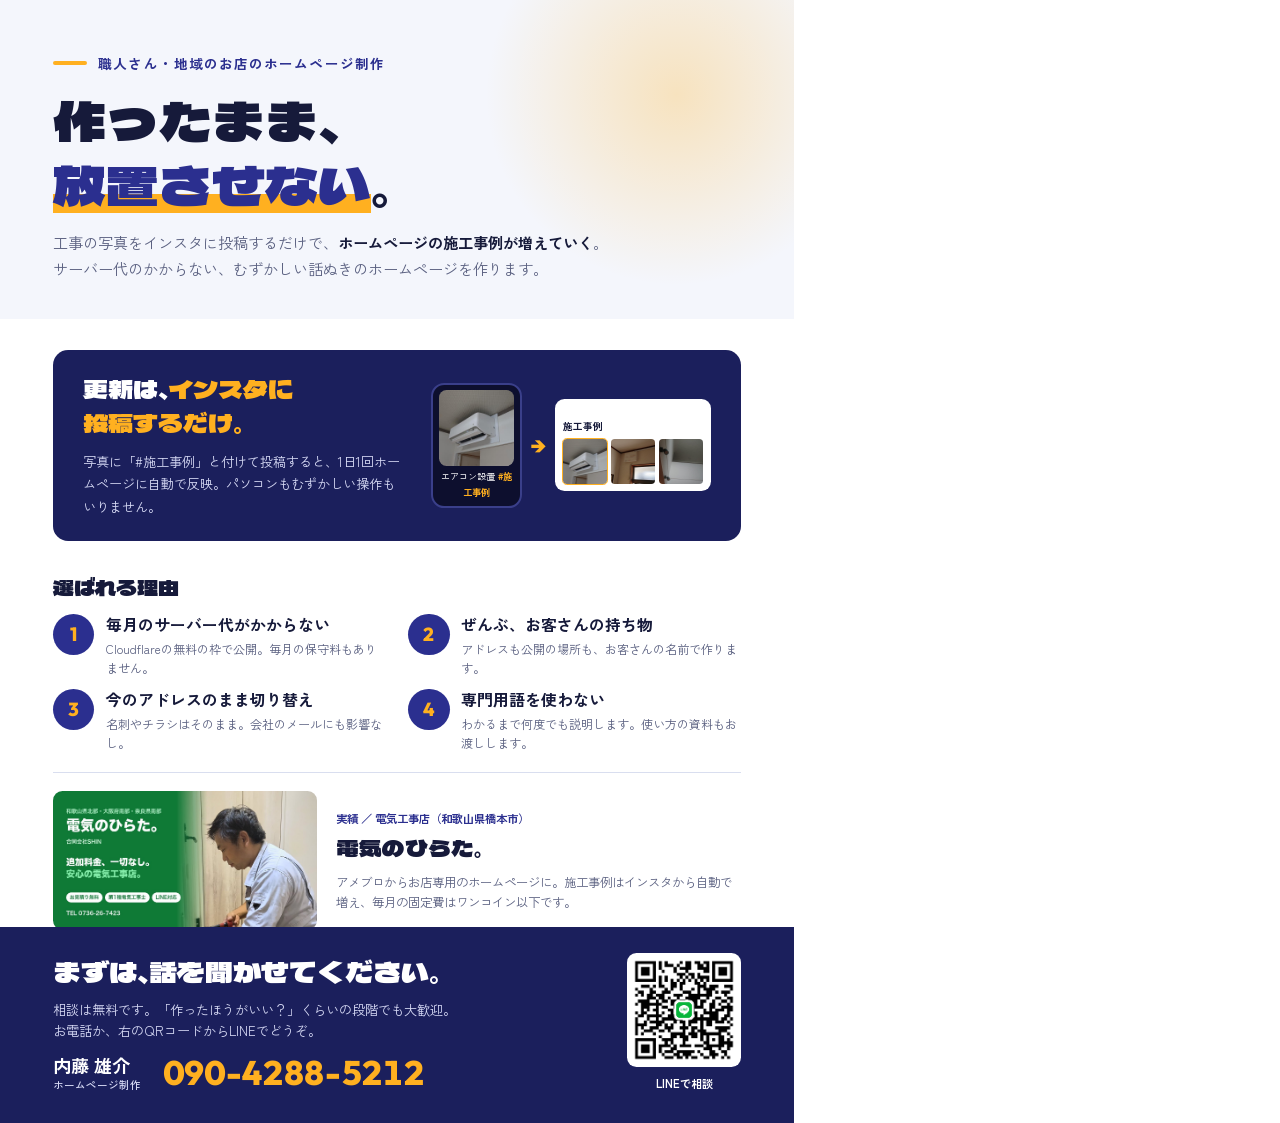
<file: sales/flyer.html>
<!DOCTYPE html>
<html lang="ja">
<head>
<meta charset="UTF-8">
<title>ホームページ制作 チラシ</title>
<link rel="preconnect" href="https://fonts.googleapis.com">
<link rel="preconnect" href="https://fonts.gstatic.com" crossorigin>
<link href="https://fonts.googleapis.com/css2?family=Dela+Gothic+One&family=Outfit:wght@500;700;800&family=Zen+Kaku+Gothic+New:wght@400;500;700&display=block" rel="stylesheet">
<style>
@page { size: A4 portrait; margin: 0; }
:root { --indigo: #2b2f8f; --deep: #1b1f5c; --ink: #161a3a; --soft: #5a6080; --line: #d9deef; --paper: #f4f6fc; --sun: #ffb020; }
* { box-sizing: border-box; margin: 0; padding: 0; }
html, body { width: 210mm; height: 297mm; }
body { font-family: "Zen Kaku Gothic New", sans-serif; color: var(--ink); background: #fff; -webkit-print-color-adjust: exact; print-color-adjust: exact; }
.page { width: 210mm; height: 297mm; display: grid; grid-template-rows: auto auto 1fr auto; overflow: hidden; }
.page > * { min-height: max-content; }

/* 上：つかみ */
.top { background: var(--paper); padding: 14mm 14mm 10mm; position: relative; overflow: clip; }
.top::after { content: ""; position: absolute; right: -24mm; top: -30mm; width: 110mm; height: 110mm; border-radius: 50%; background: radial-gradient(circle, rgba(255,176,32,.28), rgba(255,176,32,0) 65%); }
.eyebrow { position: relative; z-index: 1; display: flex; align-items: center; gap: 3mm; font-weight: 700; font-size: 3.6mm; color: var(--indigo); letter-spacing: .08em; }
.eyebrow::before { content: ""; width: 9mm; height: .9mm; border-radius: 1mm; background: var(--sun); }
h1 { position: relative; z-index: 1; font-family: "Dela Gothic One", sans-serif; font-weight: 400; font-size: 14mm; line-height: 1.2; margin: 4mm 0 4mm; }
h1 .mark { color: var(--indigo); background: linear-gradient(transparent 64%, var(--sun) 64%, var(--sun) 90%, transparent 90%); }
.lead { position: relative; z-index: 1; font-size: 4mm; line-height: 1.7; color: var(--soft); }
.lead b { color: var(--ink); }

/* お悩み */
.worry { padding: 6mm 14mm 0; }
.worry h2, .sec h2 { font-family: "Dela Gothic One", sans-serif; font-weight: 400; font-size: 5.6mm; margin-bottom: 3mm; }
.voices { display: grid; grid-template-columns: repeat(3, 1fr); gap: 3mm; }
.voices li { list-style: none; background: var(--paper); border-radius: 3mm; padding: 3.5mm; font-size: 3.5mm; line-height: 1.55; }
.voices b { color: var(--indigo); }

/* しくみ */
.how { margin: 8mm 14mm 0; background: var(--deep); color: #fff; border-radius: 4mm; padding: 6mm 8mm; display: grid; grid-template-columns: 1fr 74mm; gap: 7mm; align-items: center; }
.how h2 { font-family: "Dela Gothic One", sans-serif; font-weight: 400; font-size: 6.6mm; line-height: 1.35; }
.how h2 span { color: var(--sun); }
.how p { font-size: 3.5mm; line-height: 1.7; color: #d7daf5; margin-top: 3mm; }
.flowpic { display: grid; grid-template-columns: 24mm auto 1fr; align-items: center; gap: 2.5mm; }
.phone { background: #0d0f2e; border: .6mm solid #3a3f8a; border-radius: 3.5mm; padding: 1.5mm; }
.phone img { display: block; width: 100%; aspect-ratio: 1; object-fit: cover; border-radius: 2mm; }
.phone p { font-size: 2.4mm; margin-top: 1mm; color: #fff; text-align: center; }
.phone p b { color: var(--sun); }
.arrow { color: var(--sun); font: 800 6mm "Outfit"; }
.site { background: #fff; border-radius: 2.5mm; padding: 2mm; }
.site p { color: var(--ink); font-weight: 700; font-size: 2.6mm; margin-bottom: 1.2mm; }
.site div { display: grid; grid-template-columns: repeat(3, 1fr); gap: 1mm; }
.site img { width: 100%; aspect-ratio: 1; object-fit: cover; border-radius: 1mm; }
.site img:first-child { outline: .5mm solid var(--sun); }

/* 特長 */
.sec { padding: 8mm 14mm 0; }
.points { display: grid; grid-template-columns: repeat(2, 1fr); gap: 3mm 6mm; }
.point { display: grid; grid-template-columns: 11mm 1fr; gap: 3mm; align-items: start; }
.point i { width: 11mm; height: 11mm; border-radius: 50%; background: var(--indigo); color: var(--sun); font: 800 5mm/11mm "Outfit"; text-align: center; font-style: normal; }
.point h3 { font-size: 4.2mm; line-height: 1.4; }
.point p { font-size: 3.2mm; line-height: 1.6; color: var(--soft); margin-top: .8mm; }

/* 実績 */
.work { display: grid; grid-template-columns: 70mm 1fr; gap: 5mm; align-items: center; margin-top: 5mm; padding-top: 5mm; border-top: .3mm solid var(--line); }
.work img { width: 100%; border-radius: 2.5mm; display: block; }
.work .tag { font-size: 3mm; font-weight: 700; color: var(--indigo); }
.work h3 { font-family: "Dela Gothic One", sans-serif; font-weight: 400; font-size: 6mm; margin: 1mm 0 2mm; }
.work p { font-size: 3.3mm; line-height: 1.65; color: var(--soft); }

/* 下：相談 */
.bottom { background: var(--deep); color: #fff; padding: 7mm 14mm 8mm; display: grid; grid-template-columns: 1fr auto; gap: 8mm; align-items: center; }
.bottom h2 { font-family: "Dela Gothic One", sans-serif; font-weight: 400; font-size: 7.4mm; line-height: 1.3; }
.bottom p { font-size: 3.5mm; color: #d7daf5; margin-top: 2.5mm; line-height: 1.6; }
.brand { display: flex; align-items: center; gap: 2.5mm; font-weight: 700; font-size: 4mm; margin-top: 4mm; }
.brand i { width: 6.5mm; height: 6.5mm; border-radius: 1.6mm; background: linear-gradient(135deg, #fff 0 55%, var(--sun) 55%); }
.qr { width: 30mm; text-align: center; }
.qr div { width: 30mm; height: 30mm; background: #fff; border-radius: 2.5mm; display: grid; place-items: center; color: var(--soft); font-size: 3mm; line-height: 1.4; }
.qr img { display: block; width: 30mm; height: 30mm; background: #fff; border-radius: 2.5mm; padding: 1.2mm; }
.qr p { font-size: 3mm; margin-top: 2mm; color: #fff; font-weight: 700; }
.who { display: flex; align-items: center; gap: 6mm; margin-top: 3.5mm; }
.bottom .who__name { font-weight: 700; font-size: 4.8mm; line-height: 1.2; color: #fff; margin: 0; }
.bottom .who__name small { display: block; font-size: 2.8mm; font-weight: 500; color: #d7daf5; margin-top: .8mm; }
.bottom .who__tel { font: 800 9mm/1 "Outfit", sans-serif; color: var(--sun); letter-spacing: .02em; font-variant-numeric: tabular-nums; margin: 0; }
</style>
</head>
<body>
<div class="page">

  <section class="top">
    <p class="eyebrow">職人さん・地域のお店のホームページ制作</p>
    <h1>作ったまま、<br><span class="mark">放置させない</span>。</h1>
    <p class="lead">工事の写真をインスタに投稿するだけで、<b>ホームページの施工事例が増えていく</b>。<br>サーバー代のかからない、むずかしい話ぬきのホームページを作ります。</p>
  </section>


  <section class="how">
    <div>
      <h2>更新は、<span>インスタに<br>投稿するだけ。</span></h2>
      <p>写真に「#施工事例」と付けて投稿すると、1日1回ホームページに自動で反映。パソコンもむずかしい操作もいりません。</p>
    </div>
    <div class="flowpic">
      <div class="phone"><img src="assets/insta-1.jpg" alt=""><p>エアコン設置 <b>#施工事例</b></p></div>
      <span class="arrow">→</span>
      <div class="site"><p>施工事例</p><div><img src="assets/insta-1.jpg" alt=""><img src="assets/insta-2.jpg" alt=""><img src="assets/insta-3.jpg" alt=""></div></div>
    </div>
  </section>

  <section class="sec">
    <h2>選ばれる理由</h2>
    <div class="points">
      <div class="point"><i>1</i><div><h3>毎月のサーバー代がかからない</h3><p>Cloudflareの無料の枠で公開。毎月の保守料もありません。</p></div></div>
      <div class="point"><i>2</i><div><h3>ぜんぶ、お客さんの持ち物</h3><p>アドレスも公開の場所も、お客さんの名前で作ります。</p></div></div>
      <div class="point"><i>3</i><div><h3>今のアドレスのまま切り替え</h3><p>名刺やチラシはそのまま。会社のメールにも影響なし。</p></div></div>
      <div class="point"><i>4</i><div><h3>専門用語を使わない</h3><p>わかるまで何度でも説明します。使い方の資料もお渡しします。</p></div></div>
    </div>

    <div class="work">
      <img src="assets/work-hirata.jpg" alt="電気のひらた。のホームページ">
      <div>
        <p class="tag">実績 ／ 電気工事店（和歌山県橋本市）</p>
        <h3>電気のひらた。</h3>
        <p>アメブロからお店専用のホームページに。施工事例はインスタから自動で増え、毎月の固定費はワンコイン以下です。</p>
      </div>
    </div>
  </section>

  <section class="bottom">
    <div>
      <h2>まずは、話を聞かせてください。</h2>
      <p>相談は無料です。「作ったほうがいい？」くらいの段階でも大歓迎。<br>お電話か、右のQRコードからLINEでどうぞ。</p>
      <div class="who"><p class="who__name">内藤 雄介<small>ホームページ制作</small></p><p class="who__tel">090-4288-5212</p></div>
    </div>
    <div class="qr"><img src="assets/line-qr.jpg" alt="LINEのQRコード"><p>LINEで相談</p></div>
  </section>

</div>
</body>
</html>
</file>
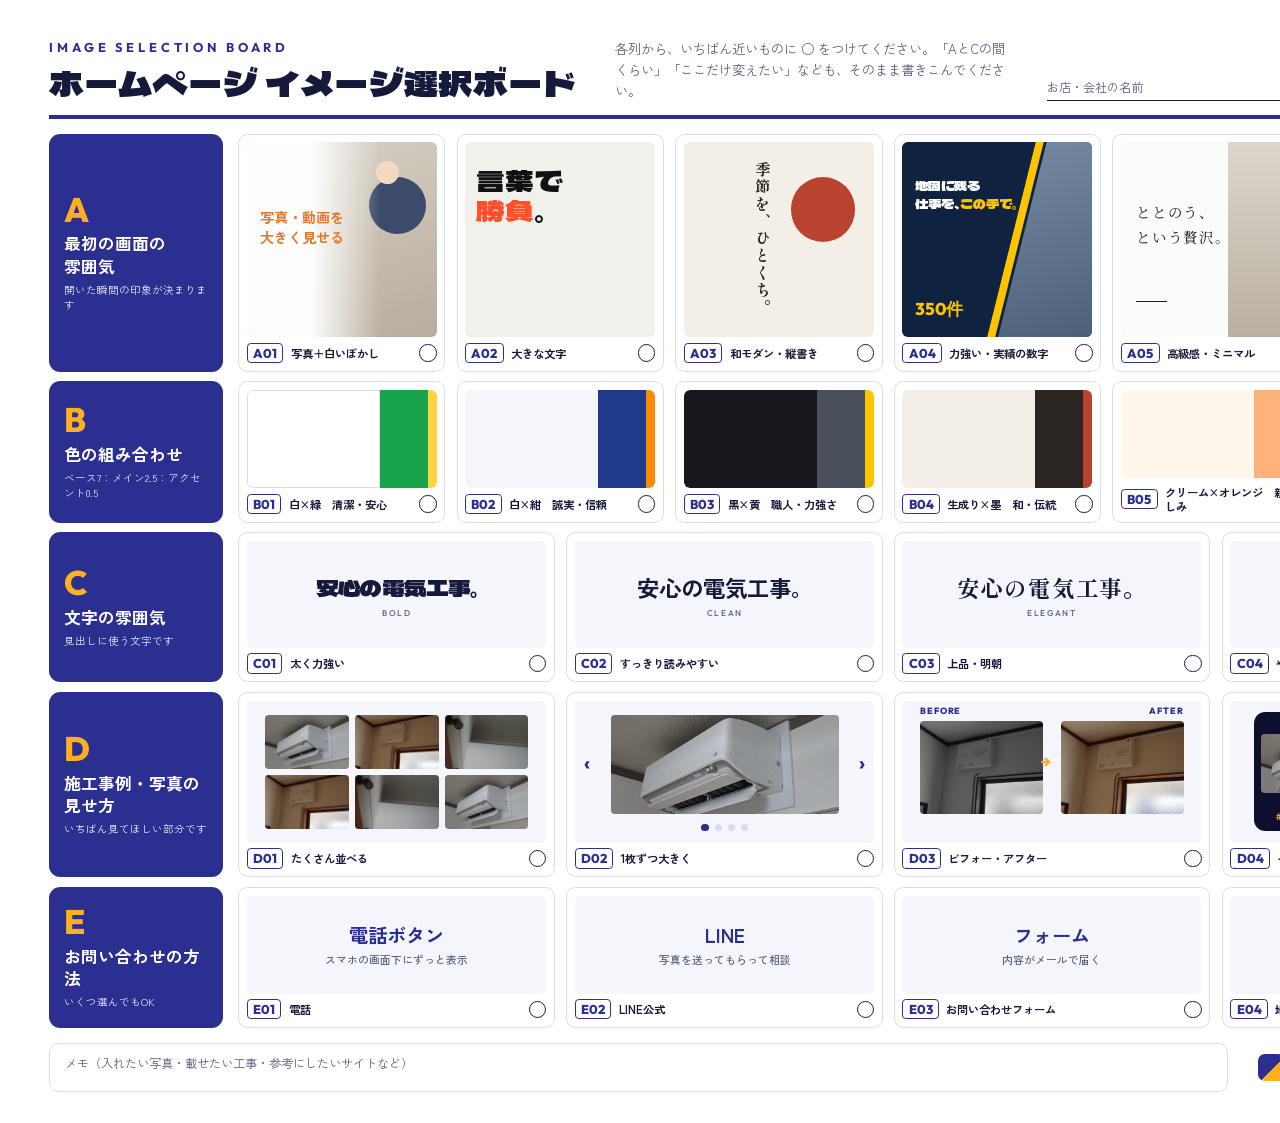
<file: sales/image-board.html>
<!DOCTYPE html>
<html lang="ja">
<head>
<meta charset="UTF-8">
<title>ホームページ イメージ選択ボード</title>
<link rel="preconnect" href="https://fonts.googleapis.com">
<link rel="preconnect" href="https://fonts.gstatic.com" crossorigin>
<link href="https://fonts.googleapis.com/css2?family=Dela+Gothic+One&family=Outfit:wght@300;500;700;800&family=Shippori+Mincho:wght@500;700&family=Zen+Kaku+Gothic+New:wght@400;500;700&family=Zen+Maru+Gothic:wght@500;700&family=Noto+Serif+JP:wght@400;600&display=block" rel="stylesheet">
<style>
@page { size: A3 landscape; margin: 0; }
:root { --indigo: #2b2f8f; --ink: #161a3a; --soft: #5a6080; --line: #d9deef; --paper: #f4f6fc; --sun: #ffb020; }
* { box-sizing: border-box; margin: 0; padding: 0; }
html, body { width: 420mm; height: 297mm; }
body { font-family: "Zen Kaku Gothic New", sans-serif; color: var(--ink); background: #fff; -webkit-print-color-adjust: exact; print-color-adjust: exact; }
.sheet { width: 420mm; height: 297mm; padding: 10mm 13mm 8mm; display: grid; grid-template-rows: auto 1fr auto; gap: 4mm; }

/* 見出し */
.head { display: flex; align-items: flex-end; justify-content: space-between; gap: 10mm; border-bottom: 1.2mm solid var(--indigo); padding-bottom: 3.5mm; }
.head h1 { font-family: "Dela Gothic One", sans-serif; font-weight: 400; font-size: 9mm; line-height: 1.1; letter-spacing: .02em; white-space: nowrap; }
.head h1 small { display: block; font-family: "Outfit", sans-serif; font-weight: 700; font-size: 3.4mm; letter-spacing: .3em; color: var(--indigo); margin-bottom: 2.5mm; }
.head p { font-size: 3.5mm; color: var(--soft); max-width: 120mm; line-height: 1.6; }
.fill { display: flex; gap: 6mm; }
.fill div { width: 62mm; border-bottom: .3mm solid var(--ink); font-size: 3.2mm; padding-bottom: 1.5mm; color: var(--soft); }

/* 行 */
.rows { display: grid; grid-template-rows: 1.35fr .8fr .85fr 1.05fr .8fr; gap: 2.6mm; min-height: 0; overflow: hidden; }
.row { display: grid; grid-template-columns: 46mm 1fr; gap: 4mm; min-height: 0; }
.row__label { background: var(--indigo); color: #fff; border-radius: 3mm; padding: 4mm; display: flex; flex-direction: column; justify-content: center; }
.row__label b { font-family: "Outfit", sans-serif; font-weight: 800; font-size: 9mm; line-height: 1; color: var(--sun); }
.row__label span { font-weight: 700; font-size: 4.4mm; margin-top: 1.5mm; line-height: 1.35; }
.row__label small { font-size: 2.8mm; opacity: .85; margin-top: 1.5mm; line-height: 1.4; }
.opts { display: grid; gap: 3mm; min-height: 0; }
.opts--6 { grid-template-columns: repeat(6, 1fr); }
.opts--4 { grid-template-columns: repeat(4, 1fr); }
.opt { border: .35mm solid var(--line); border-radius: 2.5mm; padding: 2mm; display: grid; grid-template-rows: 1fr auto; gap: 1.6mm; min-height: 0; overflow: hidden; }
.opt__cap { display: flex; align-items: center; gap: 2mm; font-size: 3mm; line-height: 1.3; }
.code { flex: none; font-family: "Outfit", sans-serif; font-weight: 800; font-size: 3.4mm; color: var(--indigo); border: .35mm solid var(--indigo); border-radius: 1mm; padding: .2mm 1.4mm; }
.check { flex: none; margin-left: auto; width: 4.6mm; height: 4.6mm; border: .35mm solid var(--ink); border-radius: 50%; }
.opt__cap b { font-weight: 700; }

/* 見本の箱 */
.mock { position: relative; overflow: hidden; border-radius: 1.5mm; min-height: 0; container-type: size; background: #eee; }
.mock * { position: absolute; }
.mock .t i { position: static; }

/* A：最初の画面 */
.a1 { background: linear-gradient(160deg, #d8d2c8, #b9ad9c); }
.a1 .p1 { right: 6%; top: 18%; width: 30cqw; height: 30cqw; border-radius: 50%; background: #3c4a6b; }
.a1 .p2 { right: 20%; top: 10%; width: 12cqw; height: 12cqw; border-radius: 50%; background: #f3d9c0; }
.a1 .fade { inset: 0; background: linear-gradient(90deg, rgba(255,255,255,.97) 0 34%, rgba(255,255,255,0) 70%); }
.a1 .t { left: 7%; top: 34%; font: 700 7.4cqw/1.4 "Zen Kaku Gothic New"; color: #e07a2e; }
.a2 { background: #f2f0ea; }
.a2 .t { left: 6%; top: 12%; font: 400 15cqw/1.05 "Dela Gothic One"; color: #111; }
.a2 .t i { font-style: normal; color: #ff4f2b; }
.a3 { background: #f4efe6; }
.a3 .sun { right: 10%; top: 18%; width: 34cqw; height: 34cqw; border-radius: 50%; background: #b8442f; }
.a3 .t { right: 52%; top: 10%; writing-mode: vertical-rl; font: 700 8cqw/1.6 "Shippori Mincho"; letter-spacing: .15em; color: #2b2622; }
.a4 { background: #0f2340; }
.a4 .s1 { right: -14%; top: -20%; width: 52%; height: 150%; background: linear-gradient(160deg, #7a8ea8, #42566f); transform: skewX(-14deg); }
.a4 .s2 { right: 40%; top: -10%; width: 4%; height: 130%; background: #ffc400; transform: skewX(-14deg); }
.a4 .t { left: 7%; top: 18%; font: 400 7cqw/1.35 "Dela Gothic One"; color: #fff; white-space: nowrap; z-index: 2; }
.a4 .t i { font-style: normal; color: #ffc400; }
.a4 .n { left: 7%; bottom: 10%; font: 800 9cqw/1 "Outfit"; color: #ffc400; }
.a5 { background: #fbfbf9; }
.a5 .img { right: 0; top: 0; width: 44%; height: 100%; background: linear-gradient(180deg, #dcd6cc, #b9b0a2); }
.a5 .t { left: 8%; top: 30%; font: 400 7.6cqw/1.7 "Noto Serif JP"; letter-spacing: .12em; color: #1d1d1d; }
.a5 .r { left: 8%; bottom: 18%; width: 16%; height: 1px; background: #1d1d1d; }
.a6 { background: #fff7ec; }
.a6 .b { right: 4%; top: 16%; width: 38cqw; height: 34cqw; border-radius: 48% 52% 40% 60% / 55% 45% 55% 45%; background: #ffd8a8; }
.a6 .f { right: 14%; top: 28%; width: 15cqw; height: 15cqw; border-radius: 50%; background: #fff; }
.a6 .t { left: 7%; top: 26%; font: 700 7cqw/1.5 "Zen Maru Gothic"; color: #4a3a2c; z-index: 2; white-space: nowrap; }
.a6 .t i { font-style: normal; color: #ff8a3d; }
.a6 .btn { left: 7%; bottom: 14%; width: 30%; height: 12%; border-radius: 99px; background: #ff8a3d; }

/* B：色 */
.pal { display: grid; grid-template-columns: 70fr 25fr 5fr; background: none; }
.pal * { position: static; }
.pal span:nth-child(1) { border-radius: 1.5mm 0 0 1.5mm; }
.pal span:nth-child(3) { border-radius: 0 1.5mm 1.5mm 0; }
.pal span { display: block; }

/* C：文字 */
.font { background: var(--paper); display: grid; place-items: center; }
.font * { position: static; }
.font p { text-align: center; line-height: 1.3; color: var(--ink); }
.c1 p { font: 400 7.5cqw "Dela Gothic One"; }
.c2 p { font: 700 7.5cqw "Zen Kaku Gothic New"; }
.c3 p { font: 700 7.5cqw "Shippori Mincho"; letter-spacing: .08em; }
.c4 p { font: 700 7.5cqw "Zen Maru Gothic"; }
.font small { display: block; font: 500 2.8cqw "Outfit"; letter-spacing: .2em; color: var(--soft); margin-top: 1.5cqw; }

/* D：写真の見せ方 */
.ph { background: var(--paper); }
.ph img { object-fit: cover; border-radius: 1mm; }
.d1 img:nth-child(1) { left: 6%; top: 10%; width: 28%; height: 38%; }
.d1 img:nth-child(2) { left: 36%; top: 10%; width: 28%; height: 38%; }
.d1 img:nth-child(3) { left: 66%; top: 10%; width: 28%; height: 38%; }
.d1 img:nth-child(4) { left: 6%; top: 52%; width: 28%; height: 38%; }
.d1 img:nth-child(5) { left: 36%; top: 52%; width: 28%; height: 38%; }
.d1 img:nth-child(6) { left: 66%; top: 52%; width: 28%; height: 38%; }
.d2 img { left: 12%; top: 10%; width: 76%; height: 70%; }
.d2 .dots { left: 0; right: 0; bottom: 8%; display: flex; justify-content: center; gap: 2cqw; }
.d2 .dots i { position: static; width: 2.4cqw; height: 2.4cqw; border-radius: 50%; background: var(--line); }
.d2 .dots i:first-child { background: var(--indigo); }
.d2 .arr { top: 34%; font: 700 7cqw "Outfit"; color: var(--indigo); }
.d3 img { top: 14%; width: 41%; height: 66%; }
.d3 img:nth-of-type(1) { left: 6%; filter: grayscale(1) brightness(.9); }
.d3 img:nth-of-type(2) { right: 6%; }
.d3 .lb { top: 3%; font: 800 3cqw "Outfit"; letter-spacing: .1em; color: var(--indigo); }
.d3 .ar { left: 46.5%; top: 36%; font: 800 5cqw "Outfit"; color: var(--sun); }
.d4 .phone { left: 8%; top: 8%; width: 30%; height: 84%; background: #0d0f2e; border-radius: 3mm; }
.d4 .phone img { left: 8%; top: 18%; width: 84%; height: 50%; }
.d4 .ar { left: 41%; top: 36%; font: 800 6cqw "Outfit"; color: var(--sun); }
.d4 .grid img { width: 13%; height: 36%; }
.d4 .tag { left: 8%; bottom: 14%; width: 30%; text-align: center; font: 700 3.2cqw "Zen Kaku Gothic New"; color: #ffb020; }

/* E：お問い合わせ */
.ic { background: var(--paper); display: grid; place-items: center; }
.ic * { position: static; }
.ic p { font: 700 6.4cqw "Zen Kaku Gothic New"; color: var(--indigo); text-align: center; line-height: 1.3; }
.ic p small { display: block; font: 500 3.6cqw "Zen Kaku Gothic New"; color: var(--soft); margin-top: 1cqw; }

/* 下 */
.foot { display: grid; grid-template-columns: 1fr auto; gap: 8mm; align-items: stretch; }
.memo { border: .35mm solid var(--line); border-radius: 2.5mm; padding: 2.5mm 4mm; font-size: 3.2mm; color: var(--soft); min-height: 13mm; }
.brand { display: flex; align-items: center; gap: 3mm; font-weight: 700; font-size: 4.2mm; }
.brand i { width: 7mm; height: 7mm; border-radius: 1.8mm; background: linear-gradient(135deg, var(--indigo) 0 55%, var(--sun) 55%); }
.brand small { display: block; font: 500 2.8mm "Zen Kaku Gothic New"; color: var(--soft); }
</style>
</head>
<body>
<div class="sheet">

  <header class="head">
    <div>
      <h1><small>IMAGE SELECTION BOARD</small>ホームページ イメージ選択ボード</h1>
    </div>
    <p>各列から、いちばん近いものに ○ をつけてください。「AとCの間くらい」「ここだけ変えたい」なども、そのまま書きこんでください。</p>
    <div class="fill"><div>お店・会社の名前</div><div>日付</div></div>
  </header>

  <div class="rows">

    <!-- A 最初の画面 -->
    <section class="row">
      <div class="row__label"><b>A</b><span>最初の画面の<br>雰囲気</span><small>開いた瞬間の印象が決まります</small></div>
      <div class="opts opts--6">
        <div class="opt"><div class="mock a1"><i class="p1"></i><i class="p2"></i><i class="fade"></i><p class="t">写真・動画を<br>大きく見せる</p></div><p class="opt__cap"><span class="code">A01</span><b>写真＋白いぼかし</b><span class="check"></span></p></div>
        <div class="opt"><div class="mock a2"><p class="t">言葉で<br><i>勝負</i>。</p></div><p class="opt__cap"><span class="code">A02</span><b>大きな文字</b><span class="check"></span></p></div>
        <div class="opt"><div class="mock a3"><i class="sun"></i><p class="t">季節を、ひとくち。</p></div><p class="opt__cap"><span class="code">A03</span><b>和モダン・縦書き</b><span class="check"></span></p></div>
        <div class="opt"><div class="mock a4"><i class="s1"></i><i class="s2"></i><p class="t">地図に残る<br>仕事を、<i>この手で。</i></p><p class="n">350件</p></div><p class="opt__cap"><span class="code">A04</span><b>力強い・実績の数字</b><span class="check"></span></p></div>
        <div class="opt"><div class="mock a5"><i class="img"></i><p class="t">ととのう、<br>という贅沢。</p><i class="r"></i></div><p class="opt__cap"><span class="code">A05</span><b>高級感・ミニマル</b><span class="check"></span></p></div>
        <div class="opt"><div class="mock a6"><i class="b"></i><i class="f"></i><p class="t">気軽に<br><i>相談</i>してね。</p><i class="btn"></i></div><p class="opt__cap"><span class="code">A06</span><b>やさしい・丸み</b><span class="check"></span></p></div>
      </div>
    </section>

    <!-- B 色 -->
    <section class="row">
      <div class="row__label"><b>B</b><span>色の組み合わせ</span><small>ベース7：メイン2.5：アクセント0.5</small></div>
      <div class="opts opts--6">
        <div class="opt"><div class="mock pal"><span style="background:#ffffff;border:.3mm solid #ddd"></span><span style="background:#16a34a"></span><span style="background:#ffd23f"></span></div><p class="opt__cap"><span class="code">B01</span><b>白×緑　清潔・安心</b><span class="check"></span></p></div>
        <div class="opt"><div class="mock pal"><span style="background:#f4f6fc"></span><span style="background:#1f3a8a"></span><span style="background:#ff8a00"></span></div><p class="opt__cap"><span class="code">B02</span><b>白×紺　誠実・信頼</b><span class="check"></span></p></div>
        <div class="opt"><div class="mock pal"><span style="background:#15171c"></span><span style="background:#4a4f5c"></span><span style="background:#ffc400"></span></div><p class="opt__cap"><span class="code">B03</span><b>黒×黄　職人・力強さ</b><span class="check"></span></p></div>
        <div class="opt"><div class="mock pal"><span style="background:#f4efe6"></span><span style="background:#2b2622"></span><span style="background:#b8442f"></span></div><p class="opt__cap"><span class="code">B04</span><b>生成り×墨　和・伝統</b><span class="check"></span></p></div>
        <div class="opt"><div class="mock pal"><span style="background:#fff7ec"></span><span style="background:#ffb37a"></span><span style="background:#3aa776"></span></div><p class="opt__cap"><span class="code">B05</span><b>クリーム×オレンジ　親しみ</b><span class="check"></span></p></div>
        <div class="opt"><div class="mock pal"><span style="background:#effaff"></span><span style="background:#1aa3e0"></span><span style="background:#ff8fa3"></span></div><p class="opt__cap"><span class="code">B06</span><b>水色×青　さわやか</b><span class="check"></span></p></div>
      </div>
    </section>

    <!-- C 文字 -->
    <section class="row">
      <div class="row__label"><b>C</b><span>文字の雰囲気</span><small>見出しに使う文字です</small></div>
      <div class="opts opts--4">
        <div class="opt"><div class="mock font c1"><p>安心の電気工事。<small>BOLD</small></p></div><p class="opt__cap"><span class="code">C01</span><b>太く力強い</b><span class="check"></span></p></div>
        <div class="opt"><div class="mock font c2"><p>安心の電気工事。<small>CLEAN</small></p></div><p class="opt__cap"><span class="code">C02</span><b>すっきり読みやすい</b><span class="check"></span></p></div>
        <div class="opt"><div class="mock font c3"><p>安心の電気工事。<small>ELEGANT</small></p></div><p class="opt__cap"><span class="code">C03</span><b>上品・明朝</b><span class="check"></span></p></div>
        <div class="opt"><div class="mock font c4"><p>安心の電気工事。<small>SOFT</small></p></div><p class="opt__cap"><span class="code">C04</span><b>やわらかい・丸文字</b><span class="check"></span></p></div>
      </div>
    </section>

    <!-- D 写真の見せ方 -->
    <section class="row">
      <div class="row__label"><b>D</b><span>施工事例・写真の<br>見せ方</span><small>いちばん見てほしい部分です</small></div>
      <div class="opts opts--4">
        <div class="opt"><div class="mock ph d1"><img src="assets/insta-1.jpg" alt=""><img src="assets/insta-2.jpg" alt=""><img src="assets/insta-3.jpg" alt=""><img src="assets/insta-2.jpg" alt=""><img src="assets/insta-3.jpg" alt=""><img src="assets/insta-1.jpg" alt=""></div><p class="opt__cap"><span class="code">D01</span><b>たくさん並べる</b><span class="check"></span></p></div>
        <div class="opt"><div class="mock ph d2"><img src="assets/insta-1.jpg" alt=""><span class="arr" style="left:3%">‹</span><span class="arr" style="right:3%">›</span><div class="dots"><i></i><i></i><i></i><i></i></div></div><p class="opt__cap"><span class="code">D02</span><b>1枚ずつ大きく</b><span class="check"></span></p></div>
        <div class="opt"><div class="mock ph d3"><span class="lb" style="left:6%">BEFORE</span><span class="lb" style="right:6%">AFTER</span><img src="assets/insta-2.jpg" alt=""><span class="ar">→</span><img src="assets/insta-2.jpg" alt=""></div><p class="opt__cap"><span class="code">D03</span><b>ビフォー・アフター</b><span class="check"></span></p></div>
        <div class="opt"><div class="mock ph d4"><div class="phone"><img src="assets/insta-1.jpg" alt=""></div><p class="tag">#施工事例</p><span class="ar">→</span><div class="grid"><img src="assets/insta-1.jpg" alt="" style="left:52%;top:14%"><img src="assets/insta-2.jpg" alt="" style="left:67%;top:14%"><img src="assets/insta-3.jpg" alt="" style="left:82%;top:14%"><img src="assets/insta-3.jpg" alt="" style="left:52%;top:54%"><img src="assets/insta-1.jpg" alt="" style="left:67%;top:54%"><img src="assets/insta-2.jpg" alt="" style="left:82%;top:54%"></div></div><p class="opt__cap"><span class="code">D04</span><b>インスタから自動で増える</b><span class="check"></span></p></div>
      </div>
    </section>

    <!-- E お問い合わせ -->
    <section class="row">
      <div class="row__label"><b>E</b><span>お問い合わせの方法</span><small>いくつ選んでもOK</small></div>
      <div class="opts opts--4">
        <div class="opt"><div class="mock ic"><p>電話ボタン<small>スマホの画面下にずっと表示</small></p></div><p class="opt__cap"><span class="code">E01</span><b>電話</b><span class="check"></span></p></div>
        <div class="opt"><div class="mock ic"><p>LINE<small>写真を送ってもらって相談</small></p></div><p class="opt__cap"><span class="code">E02</span><b>LINE公式</b><span class="check"></span></p></div>
        <div class="opt"><div class="mock ic"><p>フォーム<small>内容がメールで届く</small></p></div><p class="opt__cap"><span class="code">E03</span><b>お問い合わせフォーム</b><span class="check"></span></p></div>
        <div class="opt"><div class="mock ic"><p>地図・営業時間<small>お店に来てもらう</small></p></div><p class="opt__cap"><span class="code">E04</span><b>地図と営業時間</b><span class="check"></span></p></div>
      </div>
    </section>

  </div>

  <footer class="foot">
    <div class="memo">メモ（入れたい写真・載せたい工事・参考にしたいサイトなど）</div>
    <div class="brand"><i></i><div>ゆーすけのホームページ制作<small>写真は実際の施工事例（電気のひらた。様）です</small></div></div>
  </footer>

</div>
</body>
</html>
</file>
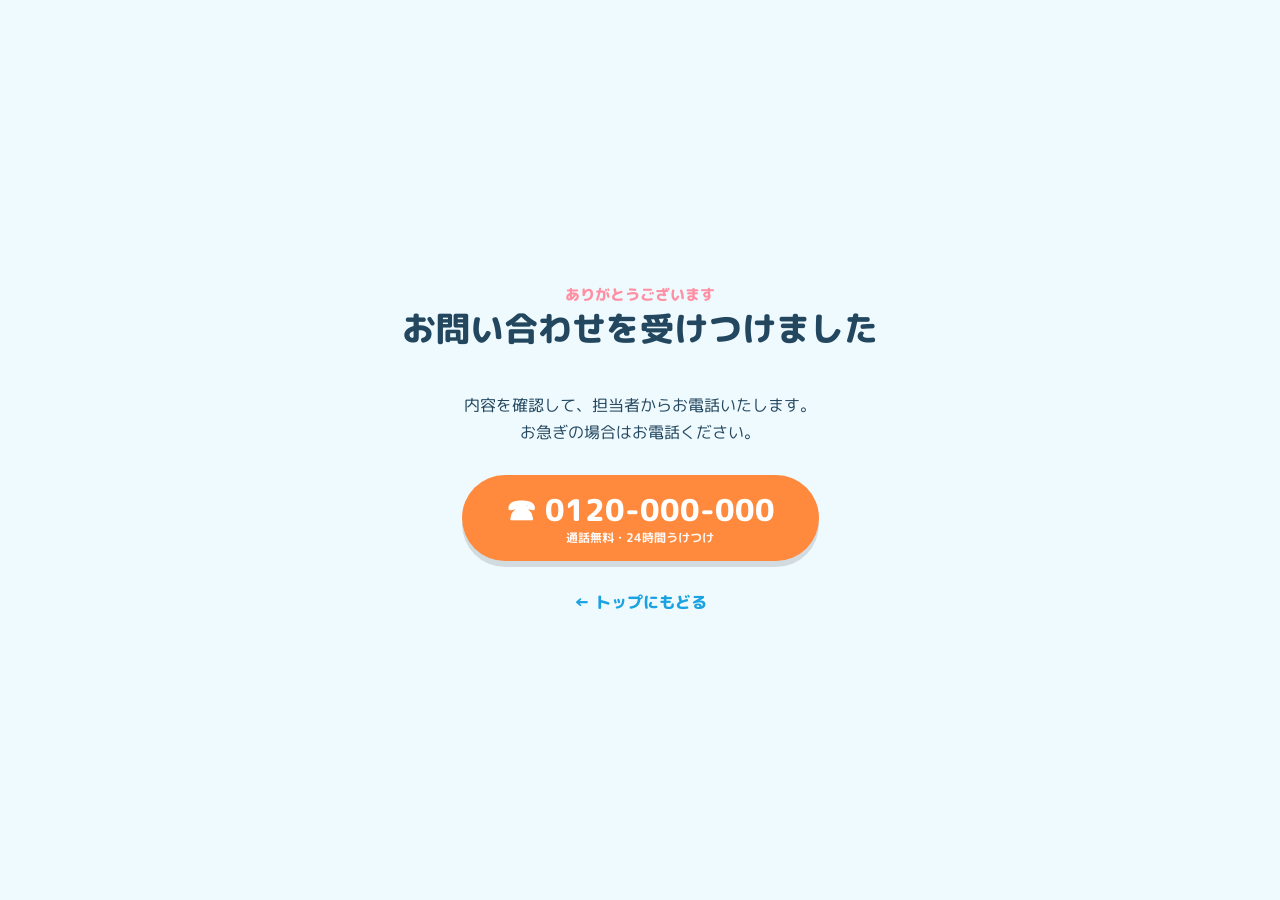
<file: suidou/thanks.html>
<!DOCTYPE html>
<html lang="ja">
<head>
<meta charset="UTF-8">
<meta name="viewport" content="width=device-width, initial-scale=1">
<title>送信しました | まちのすいどうさん</title>
<meta name="robots" content="noindex">
<link rel="preconnect" href="https://fonts.googleapis.com">
<link rel="preconnect" href="https://fonts.gstatic.com" crossorigin>
<link href="https://fonts.googleapis.com/css2?family=M+PLUS+Rounded+1c:wght@500;700;800&display=swap" rel="stylesheet">
<link rel="stylesheet" href="style.css">
</head>
<body>
<main class="section section--sky" style="min-height:100vh;display:grid;place-items:center">
  <div class="container container--narrow" style="text-align:center">
    <h1 class="title"><small>ありがとうございます</small>お問い合わせを受けつけました</h1>
    <p class="lead lead--center">内容を確認して、担当者からお電話いたします。<br>お急ぎの場合はお電話ください。</p>
    <p style="margin:28px 0"><a href="tel:0120000000" class="btn btn--tel btn--big">☎ 0120-000-000<small>通話無料・24時間うけつけ</small></a></p>
    <p><a href="./" style="color:var(--blue);font-weight:800">← トップにもどる</a></p>
  </div>
</main>
</body>
</html>
</file>
<file: assets/styles.css>
/* ============================================================
   採点ナビ — マークシート テンプレート
   画面: 左に操作パネル / 右に A4 プレビュー
   印刷: A4 縦、シートのみを出力
   ============================================================ */

:root {
  --ink: #14181f;
  --ink-soft: #5a6472;
  --line: #d8dde5;
  --bg: #eef1f6;
  --panel-bg: #ffffff;
  --accent: #1f5fd0;
  --accent-ink: #ffffff;

  /* マークシート本体（印刷を前提に mm で指定） */
  --sheet-w: 210mm;
  --sheet-h: 297mm;
  --sheet-pad: 12mm;
  --rule: 0.35mm;
}

* { box-sizing: border-box; }

html, body {
  margin: 0;
  padding: 0;
  background: var(--bg);
  color: var(--ink);
  font-family: "Hiragino Kaku Gothic ProN", "Yu Gothic", "Noto Sans JP", Meiryo, sans-serif;
  -webkit-text-size-adjust: 100%;
}

body {
  display: flex;
  align-items: flex-start;
  min-height: 100vh;
}

/* ---------- 操作パネル ---------- */

.panel {
  position: sticky;
  top: 0;
  flex: 0 0 320px;
  width: 320px;
  height: 100vh;
  display: flex;
  flex-direction: column;
  background: var(--panel-bg);
  border-right: 1px solid var(--line);
}

.panel__head {
  padding: 20px 20px 14px;
  border-bottom: 1px solid var(--line);
}

.brand {
  margin: 0;
  font-size: 20px;
  letter-spacing: .04em;
}

.brand__sub {
  display: block;
  margin-top: 2px;
  font-size: 11px;
  font-weight: 400;
  letter-spacing: .18em;
  color: var(--ink-soft);
  text-transform: uppercase;
}

.panel__lead {
  margin: 10px 0 0;
  font-size: 12px;
  line-height: 1.6;
  color: var(--ink-soft);
}

.panel__body {
  flex: 1 1 auto;
  overflow-y: auto;
  padding: 4px 20px 20px;
}

.field-group {
  padding: 16px 0;
  border-bottom: 1px solid var(--line);
}
.field-group:last-child { border-bottom: 0; }

.field-group__title {
  margin: 0 0 10px;
  font-size: 12px;
  font-weight: 700;
  letter-spacing: .08em;
  color: var(--ink-soft);
}

.field {
  display: block;
  margin-bottom: 10px;
}

.field__label {
  display: block;
  margin-bottom: 4px;
  font-size: 12px;
  color: var(--ink-soft);
}
.field__label b { color: var(--ink); font-size: 13px; }

.field input[type="text"],
.field select,
.field textarea {
  width: 100%;
  padding: 7px 9px;
  font: inherit;
  font-size: 13px;
  color: var(--ink);
  background: #fff;
  border: 1px solid var(--line);
  border-radius: 6px;
}
.field textarea { resize: vertical; line-height: 1.5; }

.field input[type="range"] {
  width: 100%;
  accent-color: var(--accent);
}

.field--check {
  display: flex;
  align-items: center;
  gap: 8px;
  font-size: 13px;
  margin-bottom: 8px;
  cursor: pointer;
}
.field--check input { accent-color: var(--accent); }

.panel__foot {
  padding: 14px 20px 18px;
  border-top: 1px solid var(--line);
  background: #fbfcfe;
}

.btn {
  width: 100%;
  padding: 10px 12px;
  margin-bottom: 8px;
  font: inherit;
  font-size: 13px;
  font-weight: 600;
  color: var(--ink);
  background: #fff;
  border: 1px solid var(--line);
  border-radius: 8px;
  cursor: pointer;
}
.btn:hover { background: #f2f5fa; }

.btn--primary {
  color: var(--accent-ink);
  background: var(--accent);
  border-color: var(--accent);
}
.btn--primary:hover { background: #174dad; }

.panel__hint {
  margin: 4px 0 0;
  font-size: 11px;
  line-height: 1.6;
  color: var(--ink-soft);
}

.panel__link { color: var(--accent); }

/* ---------- プレビュー領域 ---------- */

.preview {
  flex: 1 1 auto;
  padding: 28px;
  display: flex;
  flex-direction: column;
  align-items: center;
  gap: 24px;
}

/* ---------- マークシート本体 ---------- */

.sheet {
  position: relative;
  width: var(--sheet-w);
  min-height: var(--sheet-h);
  padding: var(--sheet-pad);
  background: #fff;
  color: #000;
  font-size: 3.2mm;
  line-height: 1.35;
  box-shadow: 0 2px 14px rgba(20, 24, 31, .14);
}

/* 位置合わせマーク（四隅） */
.marker {
  position: absolute;
  width: 6mm;
  height: 6mm;
  background: #000;
}
.marker--tl { top: 5mm; left: 5mm; }
.marker--tr { top: 5mm; right: 5mm; }
.marker--bl { bottom: 5mm; left: 5mm; }
.marker--br { bottom: 5mm; right: 5mm; }

/* 見出し */
.sheet__head {
  border: var(--rule) solid #000;
  padding: 3mm 4mm;
  margin-bottom: 3mm;
}

.sheet__titlerow {
  display: flex;
  align-items: baseline;
  justify-content: space-between;
  gap: 4mm;
  margin-bottom: 2.5mm;
}
.sheet--key .sheet__titlerow { margin-bottom: 0; }

.sheet__title {
  margin: 0;
  font-size: 5.2mm;
  font-weight: 700;
  letter-spacing: .04em;
}

.sheet__meta {
  font-size: 3mm;
  white-space: nowrap;
}
.sheet__meta span + span { margin-left: 4mm; }

.idrow {
  display: flex;
  align-items: stretch;
  gap: 3mm;
}

.idbox {
  border: var(--rule) solid #000;
  display: flex;
  align-items: stretch;
  min-height: 11mm;
}
.idbox--grow { flex: 1 1 auto; }

.idbox__label {
  display: flex;
  align-items: center;
  justify-content: center;
  padding: 0 2.5mm;
  border-right: var(--rule) solid #000;
  font-size: 3mm;
  font-weight: 700;
  white-space: nowrap;
  background: #f0f0f0;
}

.idbox__space { flex: 1 1 auto; min-width: 16mm; }

.idbox--score { min-width: 30mm; }
.idbox--score .idbox__space { min-width: 20mm; }

/* 注意書き */
.notes {
  border: var(--rule) solid #000;
  padding: 2.5mm 4mm;
  margin-bottom: 3mm;
  font-size: 2.8mm;
  line-height: 1.6;
}
.notes__title {
  font-weight: 700;
  margin-bottom: 1mm;
}
.notes ul { margin: 0; padding-left: 4.5mm; }
.notes li { margin-bottom: .4mm; }

/* 解答欄 */
.answers {
  display: flex;
  gap: 4mm;
  align-items: flex-start;
}

.answers__col {
  flex: 1 1 0;
  border: var(--rule) solid #000;
}

.colhead {
  display: flex;
  align-items: center;
  padding: 1.2mm 2mm;
  border-bottom: var(--rule) solid #000;
  background: #f0f0f0;
  font-size: 2.6mm;
  font-weight: 700;
}
.colhead__num { width: 8mm; }
.colhead__opts {
  flex: 1 1 auto;
  display: flex;
  justify-content: space-around;
  align-items: center;
  gap: 1mm;
}
.colhead__opt {
  width: 7mm;
  flex: 0 0 auto;
  text-align: center;
}

.qrow {
  display: flex;
  align-items: center;
  padding: .9mm 2mm;
  border-bottom: var(--rule) dotted #999;
}
.qrow:last-child { border-bottom: 0; }
.qrow--band { border-bottom: var(--rule) solid #000; }

.qrow__num {
  width: 8mm;
  flex: 0 0 8mm;
  font-size: 3mm;
  font-weight: 700;
  text-align: right;
  padding-right: 2mm;
}

.qrow__opts {
  flex: 1 1 auto;
  display: flex;
  justify-content: space-around;
  align-items: center;
  gap: 1mm;
}

.bubble {
  width: 7mm;
  height: 4.4mm;
  flex: 0 0 auto;
  border: 0.35mm solid #000;
  border-radius: 50%;
  display: flex;
  align-items: center;
  justify-content: center;
  font-size: 2.4mm;
  line-height: 1;
  color: #000;
}

/* 正答表（採点者用） */
.sheet--key .sheet__title::after {
  content: "（正答表・採点者用）";
  font-size: 3.4mm;
  font-weight: 400;
  margin-left: 2mm;
}

.keygrid {
  display: flex;
  gap: 4mm;
  align-items: flex-start;
}
.keygrid__col {
  flex: 1 1 0;
  border: var(--rule) solid #000;
}
.keyrow {
  display: flex;
  align-items: center;
  border-bottom: var(--rule) solid #ccc;
  padding: 1.1mm 2mm;
}
.keyrow:last-child { border-bottom: 0; }

.colhead--key .keyrow__num { font-weight: 700; }
.keyhead__answer {
  flex: 1 1 auto;
  text-align: center;
}
.keyhead__points {
  flex: 0 0 12mm;
  margin-left: 2mm;
  text-align: center;
}
.keyrow__num {
  width: 9mm;
  flex: 0 0 9mm;
  font-size: 3mm;
  font-weight: 700;
  text-align: right;
  padding-right: 2mm;
}
.keyrow__blank {
  flex: 1 1 auto;
  border-bottom: var(--rule) solid #000;
  height: 4mm;
}
.keyrow__pts {
  flex: 0 0 12mm;
  margin-left: 2mm;
  border-bottom: var(--rule) solid #000;
  height: 4mm;
}

/* フッター */
.sheet__foot {
  margin-top: 3mm;
  display: flex;
  justify-content: space-between;
  font-size: 2.6mm;
  color: #333;
}

/* ---------- 印刷 ---------- */

@page {
  size: A4 portrait;
  margin: 0;
}

@media print {
  html, body {
    background: #fff;
    display: block;
  }
  .no-print { display: none !important; }

  .preview {
    display: block;
    padding: 0;
    gap: 0;
  }

  .sheet {
    box-shadow: none;
    margin: 0;
    width: 210mm;
    height: 297mm;
    page-break-after: always;
    break-after: page;
  }
  .sheet:last-child {
    page-break-after: auto;
    break-after: auto;
  }

  .qrow, .keyrow, .answers__col, .keygrid__col {
    page-break-inside: avoid;
    break-inside: avoid;
  }
}

/* ---------- 画面が狭いとき ---------- */

@media screen and (max-width: 1180px) {
  body { display: block; }
  .panel {
    position: static;
    width: 100%;
    flex-basis: auto;
    height: auto;
    border-right: 0;
    border-bottom: 1px solid var(--line);
  }
  .panel__body { overflow: visible; }
  .preview {
    padding: 20px 12px;
    overflow-x: auto;
    align-items: flex-start;
  }
}
</file>
<file: suidou/style.css>
/* まちのすいどうさん — やさしいポップ */
:root {
  --blue: #1aa3e0;
  --blue-dark: #23475e;
  --sky: #effaff;
  --sky-2: #bfe9fb;
  --pink: #ff8fa3;
  --orange: #ff8a3d;
  --yellow: #fff5a5;
  --line: #06c755;
  --text: #23475e;
  --radius: 28px;
}

*, *::before, *::after { box-sizing: border-box; }
* { margin: 0; padding: 0; }
html { scroll-behavior: smooth; scroll-padding-top: 90px; }
body {
  font-family: "M PLUS Rounded 1c", "Hiragino Maru Gothic ProN", "Hiragino Sans", "Meiryo", sans-serif;
  color: var(--text);
  background: #fff;
  line-height: 1.7;
  -webkit-text-size-adjust: 100%;
}
a { color: inherit; text-decoration: none; }
ul, ol { list-style: none; }
img, svg { display: block; max-width: 100%; }

.container { width: min(1100px, 100% - 32px); margin: 0 auto; }
.container--mid { width: min(860px, 100% - 32px); }
.container--narrow { width: min(720px, 100% - 32px); }

/* ---------- ボタン ---------- */
.btn {
  display: inline-flex; flex-direction: column; align-items: center; justify-content: center;
  border-radius: 999px; padding: 14px 28px; font-weight: 800; color: #fff;
  box-shadow: 0 6px 0 rgba(0, 0, 0, .12); transition: transform .15s, box-shadow .15s;
  text-align: center; line-height: 1.3;
}
.btn:hover { transform: translateY(2px); box-shadow: 0 4px 0 rgba(0, 0, 0, .12); }
.btn--tel { background: var(--orange); font-size: 22px; }
.btn--line { background: var(--line); font-size: 16px; }
.btn--big { font-size: 30px; padding: 16px 44px; }
.btn small { font-size: 12px; font-weight: 700; opacity: .95; }

/* ---------- ヘッダー ---------- */
.header { position: sticky; top: 0; z-index: 50; padding: 14px 0; background: linear-gradient(var(--sky) 60%, rgba(239, 250, 255, 0)); }
.header__bar {
  background: #fff; border-radius: 999px; display: flex; align-items: center; justify-content: space-between;
  gap: 16px; padding: 10px 12px 10px 26px; box-shadow: 0 6px 20px rgba(40, 140, 200, .12);
}
.logo { font-weight: 800; font-size: 22px; color: var(--blue); white-space: nowrap; }
.logo span { color: var(--pink); }
.nav { display: flex; gap: 22px; font-weight: 700; font-size: 14px; }
.nav a:hover { color: var(--blue); }
.header__tel { background: var(--blue); color: #fff; border-radius: 999px; padding: 8px 22px; font-weight: 800; font-size: 18px; white-space: nowrap; }

/* ---------- ファーストビュー ---------- */
.hero { position: relative; background: var(--sky); overflow: hidden; }
.hero__inner { display: grid; grid-template-columns: 1.05fr .95fr; align-items: center; gap: 30px; padding: 30px 0 120px; }
.tags { display: flex; flex-wrap: wrap; gap: 8px; }
.tags li { background: #fff; border: 2px solid var(--blue); color: var(--blue); border-radius: 999px; padding: 2px 14px; font-weight: 800; font-size: 14px; }
.hero__title { font-size: clamp(30px, 4.2vw, 48px); line-height: 1.4; font-weight: 800; margin: 20px 0; }
.hero__title em { font-style: normal; color: var(--blue); }
.hero__title i { font-style: normal; color: var(--pink); }
.hero__lead { font-size: 17px; }
.hero__btns { display: flex; flex-wrap: wrap; gap: 14px; margin-top: 28px; }

.hero__ill { position: relative; height: 420px; }
.hero__blob { position: absolute; inset: 10px 0 0 20px; background: var(--sky-2); border-radius: 46% 54% 60% 40% / 50% 45% 55% 50%; }
.hero__char { position: absolute; left: 50%; top: 50%; width: 260px; transform: translate(-45%, -48%); animation: bob 3.5s ease-in-out infinite; }
@keyframes bob { 50% { transform: translate(-45%, -53%); } }
.bubble { position: absolute; background: #fff; border-radius: 20px; padding: 10px 16px; font-weight: 800; font-size: 15px; line-height: 1.4; box-shadow: 0 6px 16px rgba(0, 0, 0, .08); }
.bubble strong { color: var(--orange); font-size: 26px; }
.bubble--a { left: 0; top: 40px; }
.bubble--b { right: 0; top: 130px; }
.hero__wave { position: absolute; bottom: -1px; left: 0; width: 100%; height: 80px; }

@media (prefers-reduced-motion: reduce) { .hero__char { animation: none; } html { scroll-behavior: auto; } }

/* ---------- セクション共通 ---------- */
.section { padding: 80px 0; }
.section--sky { background: var(--sky); }
.section--blue { background: var(--blue); color: #fff; }
.title { text-align: center; font-size: clamp(24px, 3.2vw, 34px); font-weight: 800; line-height: 1.4; margin-bottom: 40px; }
.title small { display: block; font-size: 15px; color: var(--pink); }
.title--white small { color: var(--yellow); }
.lead { font-size: 16px; margin-bottom: 28px; }
.lead strong { color: var(--blue); }
.lead--center { text-align: center; margin: 24px 0 0; }
.sample-note { text-align: center; font-size: 13px; color: #7a93a3; margin: -24px 0 24px; }

/* ---------- できること ---------- */
.trouble { display: grid; grid-template-columns: repeat(3, 1fr); gap: 22px; }
.trouble__item { background: var(--sky); border-radius: var(--radius); padding: 28px 20px; text-align: center; }
.trouble__ic { width: 90px; height: 90px; margin: 0 auto 12px; border-radius: 50%; background: #fff; display: grid; place-items: center; font-size: 44px; box-shadow: 0 6px 14px rgba(40, 140, 200, .12); }
.trouble__item h3 { font-size: 20px; }
.trouble__item p { font-size: 14px; margin: 4px 0 12px; }
.pill { display: inline-block; background: var(--orange); color: #fff; border-radius: 999px; padding: 2px 16px; font-weight: 800; font-size: 17px; }

/* ---------- 中間CTA ---------- */
.cta { background: var(--yellow); padding: 44px 0; }
.cta__inner { display: flex; align-items: center; justify-content: center; gap: 32px; flex-wrap: wrap; text-align: center; }
.cta__text { font-size: 20px; font-weight: 800; }

/* ---------- 料金 ---------- */
.price { background: #fff; border-radius: var(--radius); padding: 10px 26px; box-shadow: 0 6px 20px rgba(40, 140, 200, .1); }
.price table { width: 100%; border-collapse: collapse; }
.price th, .price td { padding: 16px 6px; border-bottom: 2px dashed #d7eef9; text-align: left; }
.price tbody tr:last-child th, .price tbody tr:last-child td { border-bottom: 0; }
.price thead th { color: var(--blue); font-size: 14px; }
.price tbody th { font-weight: 700; }
.price td { text-align: right; font-weight: 800; color: var(--orange); font-size: 18px; white-space: nowrap; }
.notes { margin-top: 20px; font-size: 14px; }
.notes li { padding-left: 1.2em; text-indent: -1.2em; }
.notes li::before { content: "・"; }

/* ---------- あんしんポイント ---------- */
.reason { display: grid; grid-template-columns: repeat(3, 1fr); gap: 22px; }
.reason li { background: #fff; color: var(--text); border-radius: var(--radius); padding: 30px 26px; text-align: center; }
.reason__n { display: inline-grid; place-items: center; width: 52px; height: 52px; border-radius: 50%; background: var(--yellow); font-weight: 800; font-size: 22px; color: var(--blue); }
.reason h3 { font-size: 20px; margin: 12px 0 8px; }
.reason p { font-size: 14px; }

/* ---------- ながれ ---------- */
.flow { display: grid; grid-template-columns: repeat(4, 1fr); gap: 34px; counter-reset: step; }
.flow li { position: relative; background: var(--sky); border-radius: 24px; padding: 24px 18px; text-align: center; }
.flow li:not(:last-child)::after { content: "▶"; position: absolute; right: -27px; top: 50%; transform: translateY(-50%); color: var(--blue); font-size: 20px; }
.flow b { color: var(--blue); font-size: 13px; }
.flow h3 { font-size: 18px; margin: 2px 0 6px; }
.flow p { font-size: 13px; }

/* ---------- お客さまの声 ---------- */
.voice { display: grid; grid-template-columns: repeat(3, 1fr); gap: 22px; }
.voice li { background: #fff; border-radius: var(--radius); padding: 26px; font-size: 15px; position: relative; }
.voice__meta { font-weight: 800; color: var(--blue); font-size: 14px; margin-bottom: 8px; }

/* ---------- エリア ---------- */
.area { display: flex; flex-wrap: wrap; justify-content: center; gap: 12px; }
.area li { background: var(--sky); border: 2px solid var(--sky-2); border-radius: 999px; padding: 8px 22px; font-weight: 800; }

/* ---------- Q&A ---------- */
.faq details { background: #fff; border-radius: 20px; margin-bottom: 14px; box-shadow: 0 4px 14px rgba(40, 140, 200, .08); }
.faq summary { cursor: pointer; list-style: none; padding: 18px 54px 18px 56px; font-weight: 800; position: relative; }
.faq summary::-webkit-details-marker { display: none; }
.faq summary::before { content: "Q"; position: absolute; left: 18px; top: 50%; transform: translateY(-50%); width: 28px; height: 28px; border-radius: 50%; background: var(--blue); color: #fff; display: grid; place-items: center; font-size: 14px; }
.faq summary::after { content: "+"; position: absolute; right: 22px; top: 50%; transform: translateY(-50%); color: var(--blue); font-size: 24px; }
.faq details[open] summary::after { content: "−"; }
.faq details p { padding: 0 24px 20px 56px; font-size: 15px; }

/* ---------- お問い合わせ ---------- */
.contact-tel { text-align: center; margin-bottom: 36px; }
.contact-tel p { font-weight: 800; margin-bottom: 12px; }
.form { background: var(--sky); border-radius: var(--radius); padding: 32px; }
.form__row { display: block; margin-bottom: 18px; }
.form__row span { display: block; font-weight: 800; font-size: 15px; margin-bottom: 6px; }
.form__row em { font-style: normal; background: var(--pink); color: #fff; font-size: 11px; border-radius: 999px; padding: 1px 8px; margin-left: 6px; vertical-align: middle; }
.form input, .form select, .form textarea {
  width: 100%; font: inherit; font-size: 16px; color: var(--text); background: #fff;
  border: 2px solid var(--sky-2); border-radius: 14px; padding: 12px 14px;
}
.form input:focus, .form select:focus, .form textarea:focus { outline: none; border-color: var(--blue); }
.form__hp { position: absolute; left: -9999px; }
.btn--submit { width: 100%; border: 0; cursor: pointer; font: inherit; font-weight: 800; font-size: 20px; padding: 16px; margin-top: 6px; }

/* ---------- フッター ---------- */
.footer { background: var(--blue-dark); color: #cfe7f3; padding: 44px 0 20px; font-size: 14px; }
.footer__inner { display: flex; justify-content: space-between; gap: 30px; flex-wrap: wrap; }
.footer__name { font-size: 20px; font-weight: 800; color: #fff; margin-bottom: 6px; }
.footer__nav { display: flex; gap: 20px; flex-wrap: wrap; align-content: flex-start; }
.footer__nav a:hover { color: #fff; }
.footer__copy { text-align: center; margin-top: 30px; font-size: 12px; opacity: .7; }

/* ---------- スマホ固定ボタン ---------- */
.fixed-cta { display: none; }

/* ---------- レスポンシブ ---------- */
@media (max-width: 960px) {
  .nav { display: none; }
  .hero__inner { grid-template-columns: 1fr; padding-bottom: 90px; }
  .hero__ill { height: 320px; max-width: 460px; width: 100%; margin: 0 auto; }
  .hero__char { width: 200px; }
  .trouble, .reason, .voice { grid-template-columns: repeat(2, 1fr); }
  .flow { grid-template-columns: repeat(2, 1fr); }
  .flow li::after { display: none; }
}

@media (max-width: 600px) {
  body { padding-bottom: 68px; }
  .header { padding: 10px 0; }
  .header__bar { padding: 8px 8px 8px 18px; }
  .logo { font-size: 18px; }
  .header__tel { padding: 8px 14px; font-size: 14px; }
  .header__tel span { display: none; }
  .header__tel::after { content: "電話"; }
  .hero__inner { padding-top: 16px; }
  .hero__lead { font-size: 15px; }
  .hero__btns .btn { flex: 1 1 100%; }
  .hero__ill { height: 280px; }
  .bubble { font-size: 13px; }
  .bubble strong { font-size: 20px; }
  .section { padding: 60px 0; }
  .trouble { grid-template-columns: repeat(2, 1fr); gap: 12px; }
  .trouble__item { padding: 20px 10px; }
  .trouble__ic { width: 64px; height: 64px; font-size: 32px; }
  .trouble__item h3 { font-size: 16px; }
  .trouble__item p { font-size: 12px; }
  .pill { font-size: 14px; padding: 2px 12px; }
  .reason, .voice, .flow { grid-template-columns: 1fr; }
  .btn--big { font-size: 24px; padding: 14px 24px; width: 100%; }
  .price { padding: 4px 16px; }
  .price th, .price td { padding: 12px 2px; font-size: 14px; }
  .price td { font-size: 15px; }
  .form { padding: 22px 18px; }

  .fixed-cta {
    display: flex; position: fixed; left: 0; right: 0; bottom: 0; z-index: 60; gap: 8px;
    padding: 8px; background: rgba(255, 255, 255, .95); box-shadow: 0 -4px 14px rgba(0, 0, 0, .08);
  }
  .fixed-cta a { flex: 1; text-align: center; border-radius: 999px; padding: 12px 8px; font-weight: 800; color: #fff; }
  .fixed-cta__tel { background: var(--orange); flex: 2 !important; }
  .fixed-cta__form { background: var(--blue); }
}
</file>
<file: portfolio/public/style.css>
/* ゆーすけのホームページ制作 */
:root {
  --indigo: #2b2f8f;
  --indigo-deep: #1b1f5c;
  --ink: #161a3a;
  --ink-soft: #4a5070;
  --paper: #f4f6fc;
  --line: #dde2f2;
  --sun: #ffb020;
  --sun-deep: #e89400;
  --white: #fff;
  --font-body: "Zen Kaku Gothic New", "Hiragino Kaku Gothic ProN", "Hiragino Sans", "Meiryo", sans-serif;
  --font-display: "Dela Gothic One", "Hiragino Kaku Gothic StdN", "Hiragino Sans", sans-serif;
  --font-en: "Outfit", "Helvetica Neue", Arial, sans-serif;
}

*, *::before, *::after { box-sizing: border-box; }
* { margin: 0; padding: 0; }
html { scroll-behavior: smooth; scroll-padding-top: 80px; }
body { font-family: var(--font-body); color: var(--ink); background: var(--white); line-height: 1.8; -webkit-text-size-adjust: 100%; }
a { color: inherit; text-decoration: none; }
ul, ol { list-style: none; }
img { display: block; max-width: 100%; height: auto; }
.sp { display: none; }

.wrap { width: min(1160px, 100% - 40px); margin-inline: auto; }
.wrap--narrow { width: min(800px, 100% - 40px); }

/* ---------- ボタン ---------- */
.btn {
  display: inline-flex; align-items: center; justify-content: center; gap: .5em;
  font-weight: 700; border-radius: 999px; padding: 16px 34px; line-height: 1.3;
  transition: transform .2s, background-color .2s, color .2s, box-shadow .2s;
}
.btn:focus-visible { outline: 3px solid var(--sun); outline-offset: 3px; }
.btn--sun { background: var(--sun); color: var(--ink); box-shadow: 0 8px 22px rgba(232, 148, 0, .3); }
.btn--sun:hover { background: var(--sun-deep); transform: translateY(-2px); }
.btn--ghost { border: 2px solid var(--ink); }
.btn--ghost:hover { background: var(--ink); color: var(--white); }
.btn--ink { background: var(--ink); color: var(--white); }
.btn--ink:hover { background: var(--indigo); }
.btn--sm { padding: 10px 22px; font-size: 14px; box-shadow: none; }
.btn--lg { padding: 20px 52px; font-size: 18px; }
.btn::after { content: "→"; font-family: var(--font-en); transition: transform .2s; }
.btn:hover::after { transform: translateX(4px); }

/* ---------- 見出し ---------- */
.eyebrow { font-family: var(--font-en), var(--font-body); font-weight: 700; font-size: 13px; letter-spacing: .2em; color: var(--indigo); display: flex; align-items: center; gap: 12px; }
.eyebrow::before { content: ""; width: 28px; height: 3px; border-radius: 2px; background: var(--sun); }
.eyebrow--light { color: var(--sun); }
.title { font-family: var(--font-display); font-weight: 400; font-size: clamp(28px, 4vw, 44px); line-height: 1.35; margin: 14px 0 48px; text-wrap: balance; }

/* ---------- ヘッダー ---------- */
.header { position: fixed; top: 0; left: 0; right: 0; z-index: 50; padding-top: env(safe-area-inset-top, 0px); background: rgba(255, 255, 255, .82); backdrop-filter: blur(12px); -webkit-backdrop-filter: blur(12px); border-bottom: 1px solid rgba(221, 226, 242, .7); }
.header__bar { display: flex; align-items: center; justify-content: space-between; gap: 24px; height: 72px; }
.logo { display: inline-flex; align-items: center; gap: 10px; font-weight: 700; font-size: 18px; letter-spacing: .04em; }
.logo__mark { width: 26px; height: 26px; border-radius: 7px; background: linear-gradient(135deg, var(--indigo) 0 55%, var(--sun) 55%); }
.logo__en { font-family: var(--font-en); font-size: 13px; letter-spacing: .2em; color: var(--indigo); }
.logo--light { color: var(--white); }
.logo--light .logo__en { color: var(--sun); }
.nav { display: flex; gap: 30px; font-size: 14px; font-weight: 500; }
.nav a { position: relative; }
.nav a::after { content: ""; position: absolute; left: 0; right: 0; bottom: -4px; height: 2px; background: var(--sun); transform: scaleX(0); transition: transform .2s; }
.nav a:hover::after { transform: scaleX(1); }

/* ---------- ファーストビュー ---------- */
.hero { position: relative; min-height: min(860px, 100svh); display: flex; align-items: center; overflow: hidden; background: var(--paper); padding: 120px 0 72px; }
.hero__media { position: absolute; inset: 0; }
.hero__video { width: 100%; height: 100%; object-fit: cover; }
.hero__media::after { content: ""; position: absolute; inset: 0; background: linear-gradient(90deg, rgba(244, 246, 252, .97) 0%, rgba(244, 246, 252, .9) 38%, rgba(244, 246, 252, .2) 66%, rgba(244, 246, 252, 0) 82%); }
.hero__inner { position: relative; }
.hero__title { font-family: var(--font-display); font-weight: 400; font-size: clamp(42px, 7vw, 92px); line-height: 1.22; letter-spacing: .01em; margin: 22px 0 26px; }
.mark { position: relative; color: var(--indigo); }
.mark::after { content: ""; position: absolute; left: -.05em; right: -.05em; bottom: .14em; height: .26em; background: var(--sun); z-index: -1; border-radius: 4px; }
.hero__title .mark { isolation: isolate; }
.hero__lead { font-size: clamp(15px, 1.5vw, 18px); color: var(--ink-soft); max-width: 34em; }
.hero__btns { display: flex; flex-wrap: wrap; gap: 14px; margin-top: 34px; }
.facts { display: flex; flex-wrap: wrap; gap: 0; margin-top: 52px; max-width: 560px; border-top: 1px solid var(--line); }
.facts li { flex: 1 1 0; min-width: 140px; padding: 18px 20px 0 0; }
.facts li + li { padding-left: 20px; border-left: 1px solid var(--line); }
.facts__label { display: block; font-size: 12px; color: var(--ink-soft); }
.facts__num { font-family: var(--font-en); font-weight: 700; font-size: 44px; line-height: 1.1; color: var(--indigo); font-variant-numeric: tabular-nums; }
.facts__word { display: block; font-weight: 700; font-size: 16px; line-height: 1.45; margin-top: 6px; color: var(--indigo); }
.facts__num small { font-family: var(--font-body); font-size: 15px; margin-left: 2px; color: var(--ink); }

/* ---------- セクション ---------- */
.section { padding: 120px 0; }
.section--paper { background: var(--paper); }

/* お悩み */
.voices { display: grid; grid-template-columns: repeat(auto-fit, minmax(230px, 1fr)); gap: 18px; }
.voices li { position: relative; background: var(--paper); border-radius: 18px; padding: 24px 26px; font-size: 16px; }
.voices li::after { content: ""; position: absolute; left: 30px; bottom: -10px; border: 10px solid transparent; border-top-color: var(--paper); border-bottom: 0; }
.voices b { color: var(--indigo); }
.worry__answer { margin-top: 56px; font-family: var(--font-display); font-size: clamp(22px, 3vw, 32px); line-height: 1.5; text-align: center; }

/* 選ばれる理由 */
.reasons { display: grid; grid-template-columns: repeat(4, 1fr); gap: 20px; }
.reason { background: var(--white); border-radius: 20px; padding: 32px 28px; border: 1px solid var(--line); }
.reason--big { grid-column: span 4; display: grid; grid-template-columns: auto 1fr; column-gap: 40px; align-items: center; background: var(--indigo); color: var(--white); border: 0; padding: 40px 44px; }
.reason--big .reason__key { grid-row: span 2; color: var(--sun); font-size: clamp(64px, 9vw, 120px); }
.reason--big h3 { font-size: 24px; align-self: end; }
.reason--big p:not(.reason__key) { color: #d7daf5; }
.reason__key { font-family: var(--font-display); font-size: 34px; line-height: 1.1; color: var(--indigo); margin-bottom: 14px; }
.reason__key small { font-family: var(--font-body); font-weight: 700; font-size: .28em; margin-left: 4px; }
.reason h3 { font-size: 18px; margin-bottom: 8px; }
.reason p { font-size: 14px; color: var(--ink-soft); }

/* 作品 */
.work { display: grid; grid-template-columns: 1.3fr 1fr; gap: 56px; align-items: center; }
.work__shots { position: relative; padding: 0 60px 60px 0; }
.work__pc { border-radius: 14px; overflow: hidden; box-shadow: 0 30px 60px rgba(22, 26, 58, .16); border: 1px solid var(--line); }
.work__sp { position: absolute; right: 0; bottom: 0; width: 30%; border-radius: 22px; overflow: hidden; border: 6px solid var(--ink); box-shadow: 0 24px 50px rgba(22, 26, 58, .25); }
.work__tag { font-size: 13px; font-weight: 700; color: var(--indigo); }
.work__body h3 { font-family: var(--font-display); font-weight: 400; font-size: 32px; margin: 6px 0 16px; }
.work__body > p { color: var(--ink-soft); }
.work__points { display: flex; flex-wrap: wrap; gap: 8px; margin: 22px 0 28px; }
.work__points li { font-size: 13px; font-weight: 700; padding: 4px 14px; border-radius: 999px; background: var(--paper); color: var(--indigo); }
.work__note { font-size: 12px; color: var(--ink-soft); margin-top: 12px; }

/* 料金 */
.plans { display: grid; grid-template-columns: repeat(3, 1fr); gap: 20px; align-items: stretch; }
.plan { position: relative; background: var(--white); border-radius: 22px; padding: 40px 32px 36px; border: 1px solid var(--line); display: flex; flex-direction: column; }
.plan--pick { border: 2px solid var(--indigo); box-shadow: 0 24px 50px rgba(43, 47, 143, .14); }
.plan__badge { position: absolute; top: -14px; left: 32px; background: var(--sun); color: var(--ink); font-size: 13px; font-weight: 700; padding: 4px 16px; border-radius: 999px; }
.plan__name { font-size: 18px; }
.plan__price { font-family: var(--font-en); font-weight: 700; font-size: 48px; line-height: 1.2; margin-top: 10px; color: var(--indigo); font-variant-numeric: tabular-nums; }
.plan__price small { font-family: var(--font-body); font-size: 16px; color: var(--ink); margin-left: 4px; }
.plan__days { font-size: 13px; color: var(--ink-soft); padding-bottom: 20px; border-bottom: 1px solid var(--line); }
.plan__list { margin-top: 18px; display: grid; gap: 8px; font-size: 15px; }
.plan__list li { padding-left: 1.6em; position: relative; }
.plan__list li::before { content: ""; position: absolute; left: 0; top: .55em; width: .9em; height: .5em; border-left: 2px solid var(--indigo); border-bottom: 2px solid var(--indigo); transform: rotate(-45deg); }
.plans__common { margin-top: 26px; font-size: 14px; color: var(--ink-soft); }
.options { margin-top: 56px; background: var(--white); border-radius: 22px; padding: 36px 40px; border: 1px solid var(--line); }
.options h3 { font-size: 18px; margin-bottom: 14px; }
.options dl > div { display: flex; justify-content: space-between; gap: 16px; padding: 14px 0; border-bottom: 1px dashed var(--line); }
.options dd { font-family: var(--font-en); font-weight: 700; color: var(--indigo); white-space: nowrap; }
.options p { margin-top: 18px; font-size: 14px; color: var(--ink-soft); }

/* 流れ */
.flow { display: grid; grid-template-columns: repeat(6, 1fr); gap: 0; border-top: 2px solid var(--ink); }
.flow li { padding: 24px 16px 0 0; position: relative; }
.flow li::before { content: ""; position: absolute; top: -7px; left: 0; width: 12px; height: 12px; border-radius: 50%; background: var(--white); border: 2px solid var(--ink); }
.flow li:first-child::before, .flow li:last-child::before { background: var(--sun); border-color: var(--sun-deep); }
.flow__n { font-family: var(--font-en); font-weight: 700; font-size: 13px; color: var(--indigo); letter-spacing: .1em; }
.flow h3 { font-size: 17px; margin: 4px 0 6px; }
.flow p { font-size: 13px; color: var(--ink-soft); }

/* FAQ */
.faq details { border-bottom: 1px solid var(--line); }
.faq summary { cursor: pointer; list-style: none; padding: 24px 48px 24px 0; font-weight: 700; font-size: 17px; position: relative; }
.faq summary::-webkit-details-marker { display: none; }
.faq summary::after { content: "+"; position: absolute; right: 6px; top: 50%; transform: translateY(-50%); font-family: var(--font-en); font-size: 28px; color: var(--indigo); transition: transform .2s; }
.faq details[open] summary::after { transform: translateY(-50%) rotate(45deg); }
.faq summary:focus-visible { outline: 2px solid var(--indigo); outline-offset: 4px; }
.faq details p { padding: 0 0 26px; color: var(--ink-soft); }

/* 相談 */
.contact { position: relative; overflow: hidden; background: var(--indigo-deep); color: var(--white); padding: 120px 0; }
.contact::before { content: ""; position: absolute; right: -10%; top: -40%; width: 60%; aspect-ratio: 1; border-radius: 50%; background: radial-gradient(circle, rgba(255, 176, 32, .25), transparent 65%); }
.contact__inner { position: relative; }
.contact__title { font-family: var(--font-display); font-weight: 400; font-size: clamp(32px, 5vw, 60px); line-height: 1.3; margin: 18px 0 20px; }
.contact__lead { color: #d7daf5; max-width: 34em; margin-bottom: 36px; }

/* フッター */
.footer { background: var(--ink); color: #a9aed0; padding: 36px 0 calc(36px + env(safe-area-inset-bottom, 0px)); font-size: 13px; }
.footer__inner { display: flex; align-items: center; justify-content: space-between; gap: 16px; flex-wrap: wrap; }


/* 更新のしくみ */
.section--ink { background: var(--indigo-deep); color: var(--white); }
.title--light { color: var(--white); }
.update__lead { max-width: 42em; color: #d7daf5; margin: -20px 0 48px; }
.update { display: grid; grid-template-columns: 280px auto 1fr; align-items: center; gap: 28px; }
.phone { background: #0d0f2e; border-radius: 34px; padding: 12px; box-shadow: 0 30px 60px rgba(0, 0, 0, .35); }
.phone__screen { background: var(--white); color: var(--ink); border-radius: 24px; overflow: hidden; padding-bottom: 14px; }
.phone__user { display: flex; align-items: center; gap: 8px; padding: 12px 14px; font: 700 13px var(--font-en); }
.phone__avatar { width: 26px; height: 26px; border-radius: 50%; background: linear-gradient(135deg, var(--sun), var(--indigo)); }
.phone__screen img { width: 100%; aspect-ratio: 1; object-fit: cover; }
.phone__cap { padding: 10px 14px 0; font-size: 14px; }
.phone__cap span { color: var(--indigo); font-weight: 700; }
.update__arrow { display: grid; place-items: center; gap: 8px; color: var(--sun); font-size: 13px; font-weight: 700; text-align: center; line-height: 1.5; }
.update__arrow::before { content: ""; width: 64px; height: 3px; background: var(--sun); border-radius: 2px; position: relative; }
.update__arrow::after { content: ""; position: relative; top: -27px; left: 30px; width: 0; height: 0; border: 8px solid transparent; border-left: 12px solid var(--sun); order: -1; display: none; }
.update__arrow span { order: 2; }
.site { background: var(--white); color: var(--ink); border-radius: 16px; padding: 0 24px 22px; box-shadow: 0 30px 60px rgba(0, 0, 0, .3); }
.site__bar { display: flex; gap: 6px; padding: 14px 0; }
.site__bar i { width: 10px; height: 10px; border-radius: 50%; background: var(--line); }
.site__title { font-family: var(--font-display); font-size: 22px; margin-bottom: 14px; }
.site__grid { display: grid; grid-template-columns: repeat(3, 1fr); gap: 10px; }
.site__grid img { width: 100%; aspect-ratio: 1; object-fit: cover; border-radius: 10px; }
.site__grid img:first-child { outline: 3px solid var(--sun); outline-offset: 2px; }
.site__new { margin-top: 12px; font-size: 13px; color: var(--ink-soft); }
.update__note { margin-top: 36px; font-size: 14px; color: #b9bde6; }

/* 実績 */
.work--main { grid-template-columns: 1.2fr 1fr; margin-bottom: 72px; }
.work__shot { border-radius: 16px; overflow: hidden; box-shadow: 0 30px 60px rgba(22, 26, 58, .16); }
.work--sub { grid-template-columns: 1fr 1.2fr; padding-top: 56px; border-top: 1px solid var(--line); }
.work--sub .work__shots { order: 2; }
.work--sub .work__body h3 { font-size: 26px; }


/* 料金（ひとつだけ） */
.price { display: grid; grid-template-columns: 1fr 1.2fr; gap: 48px; align-items: center; background: var(--white); border: 2px solid var(--indigo); border-radius: 24px; padding: 48px 52px; box-shadow: 0 24px 50px rgba(43, 47, 143, .12); }
.price__label { font-weight: 700; color: var(--ink-soft); }
.price__num { font-family: var(--font-en); font-weight: 700; font-size: clamp(56px, 8vw, 88px); line-height: 1.1; color: var(--indigo); font-variant-numeric: tabular-nums; }
.price__num small { font-family: var(--font-body); font-size: .3em; color: var(--ink); margin-left: 4px; }
.price__sub { font-size: 14px; color: var(--ink-soft); margin-top: 8px; }
.price__list { display: grid; grid-template-columns: 1fr 1fr; gap: 10px 24px; font-size: 15px; }
.price__list li { padding-left: 1.6em; position: relative; }
.price__list li::before { content: ""; position: absolute; left: 0; top: .55em; width: .9em; height: .5em; border-left: 2px solid var(--indigo); border-bottom: 2px solid var(--indigo); transform: rotate(-45deg); }

/* 相談フォーム */
.contact__inner { display: grid; grid-template-columns: 1fr 1.1fr; gap: 56px; align-items: start; }
.form { background: var(--white); color: var(--ink); border-radius: 22px; padding: 34px; box-shadow: 0 30px 60px rgba(0, 0, 0, .25); }
.form__row { display: block; margin-bottom: 18px; }
.form__row span { display: block; font-weight: 700; font-size: 14px; margin-bottom: 6px; }
.form__row em { font-style: normal; background: var(--sun); color: var(--ink); font-size: 11px; border-radius: 999px; padding: 1px 8px; margin-left: 6px; vertical-align: middle; }
.form input, .form select, .form textarea { width: 100%; font: inherit; font-size: 16px; color: var(--ink); background: var(--paper); border: 2px solid var(--line); border-radius: 12px; padding: 12px 14px; }
.form input:focus, .form select:focus, .form textarea:focus { outline: none; border-color: var(--indigo); background: var(--white); }
.form__hp { position: absolute; left: -9999px; }
.form__submit { width: 100%; border: 0; cursor: pointer; font: inherit; font-weight: 700; font-size: 17px; margin-top: 4px; }
.form__done { margin-top: 14px; background: var(--paper); border-radius: 12px; padding: 14px; font-weight: 700; color: var(--indigo); text-align: center; }

/* スマホ用 固定ボタン */
.fixed-cta { display: none; }

/* ---------- 動きを減らす設定 ---------- */
@media (prefers-reduced-motion: reduce) {
  html { scroll-behavior: auto; }
  .btn, .btn::after, .nav a::after { transition: none; }
}

/* ---------- レスポンシブ ---------- */
@media (max-width: 1000px) {
  .nav { display: none; }
  .reasons { grid-template-columns: repeat(2, 1fr); }
  .reason--big { grid-column: span 2; }
  .work, .work--main, .work--sub { grid-template-columns: 1fr; gap: 40px; }
  .work--sub .work__shots { order: 0; }
  .update { grid-template-columns: 1fr; justify-items: center; gap: 20px; }
  .phone { width: min(280px, 100%); }
  .site { width: 100%; }
  .update__arrow::before { width: 3px; height: 40px; }
  .plans { grid-template-columns: 1fr; max-width: 520px; }
  .price { grid-template-columns: 1fr; gap: 28px; padding: 36px 32px; }
  .contact__inner { grid-template-columns: 1fr; gap: 36px; }
  .flow { grid-template-columns: 1fr; border-top: 0; border-left: 2px solid var(--ink); padding-left: 24px; gap: 22px; }
  .flow li { padding: 0; }
  .flow li::before { top: 6px; left: -32px; }
  .hero__media::after { background: linear-gradient(180deg, rgba(244, 246, 252, .95) 0%, rgba(244, 246, 252, .9) 60%, rgba(244, 246, 252, .55) 100%); }
}

@media (max-width: 600px) {
  .sp { display: inline; }
  .wrap, .wrap--narrow { width: calc(100% - 32px); }
  .header__bar { height: 62px; }
  .logo { font-size: 16px; }
  .btn--sm { padding: 8px 16px; font-size: 13px; }
  .btn--sm::after { display: none; }
  .hero { padding: 100px 0 56px; min-height: 0; }
  .hero__btns .btn { flex: 1 1 100%; }
  .facts li { min-width: 0; padding-right: 10px; }
  .facts li + li { padding-left: 12px; }
  .facts__num { font-size: 32px; }
  .section, .contact { padding: 80px 0; }
  .title { margin-bottom: 32px; }
  .reasons { grid-template-columns: 1fr; }
  .reason--big { grid-column: auto; grid-template-columns: 1fr; padding: 32px 28px; }
  .reason--big .reason__key { grid-row: auto; }
  .work__shots { padding: 0 34px 40px 0; }
  .options { padding: 28px 22px; }
  .price { padding: 28px 22px; }
  .price__list { grid-template-columns: 1fr; }
  .form { padding: 24px 18px; }
  .options dl > div { flex-direction: column; gap: 2px; }
  .btn--lg { width: 100%; padding: 18px 24px; }
  .facts__word { font-size: 13px; }
  .update__lead { margin-top: -8px; }
  .site { padding: 0 14px 16px; }
  body { padding-bottom: calc(76px + env(safe-area-inset-bottom, 0px)); }
  .fixed-cta { display: block; position: fixed; left: 0; right: 0; bottom: 0; z-index: 60; padding: 10px 16px calc(10px + env(safe-area-inset-bottom, 0px)); background: rgba(255, 255, 255, .94); backdrop-filter: blur(10px); -webkit-backdrop-filter: blur(10px); border-top: 1px solid var(--line); }
  .fixed-cta .btn { width: 100%; padding: 14px; }
  .header .btn--sm { display: none; }
}
</file>
<file: suidou/public/style.css>
/* まちのすいどうさん — やさしいポップ */
:root {
  --blue: #1aa3e0;
  --blue-dark: #23475e;
  --sky: #effaff;
  --sky-2: #bfe9fb;
  --pink: #ff8fa3;
  --orange: #ff8a3d;
  --yellow: #fff5a5;
  --line: #06c755;
  --text: #23475e;
  --radius: 28px;
}

*, *::before, *::after { box-sizing: border-box; }
* { margin: 0; padding: 0; }
html { scroll-behavior: smooth; scroll-padding-top: 90px; }
body {
  font-family: "M PLUS Rounded 1c", "Hiragino Maru Gothic ProN", "Hiragino Sans", "Meiryo", sans-serif;
  color: var(--text);
  background: #fff;
  line-height: 1.7;
  -webkit-text-size-adjust: 100%;
}
a { color: inherit; text-decoration: none; }
ul, ol { list-style: none; }
img, svg { display: block; max-width: 100%; }

.container { width: min(1100px, 100% - 32px); margin: 0 auto; }
.container--mid { width: min(860px, 100% - 32px); }
.container--narrow { width: min(720px, 100% - 32px); }

/* ---------- ボタン ---------- */
.btn {
  display: inline-flex; flex-direction: column; align-items: center; justify-content: center;
  border-radius: 999px; padding: 14px 28px; font-weight: 800; color: #fff;
  box-shadow: 0 6px 0 rgba(0, 0, 0, .12); transition: transform .15s, box-shadow .15s;
  text-align: center; line-height: 1.3;
}
.btn:hover { transform: translateY(2px); box-shadow: 0 4px 0 rgba(0, 0, 0, .12); }
.btn--tel { background: var(--orange); font-size: 22px; }
.btn--line { background: var(--line); font-size: 16px; }
.btn--big { font-size: 30px; padding: 16px 44px; }
.btn small { font-size: 12px; font-weight: 700; opacity: .95; }

/* ---------- ヘッダー ---------- */
.header { position: sticky; top: 0; z-index: 50; padding: 14px 0; background: linear-gradient(var(--sky) 60%, rgba(239, 250, 255, 0)); }
.header__bar {
  background: #fff; border-radius: 999px; display: flex; align-items: center; justify-content: space-between;
  gap: 16px; padding: 10px 12px 10px 26px; box-shadow: 0 6px 20px rgba(40, 140, 200, .12);
}
.logo { font-weight: 800; font-size: 22px; color: var(--blue); white-space: nowrap; }
.logo span { color: var(--pink); }
.nav { display: flex; gap: 22px; font-weight: 700; font-size: 14px; }
.nav a:hover { color: var(--blue); }
.header__tel { background: var(--blue); color: #fff; border-radius: 999px; padding: 8px 22px; font-weight: 800; font-size: 18px; white-space: nowrap; }

/* ---------- ファーストビュー ---------- */
.hero { position: relative; background: var(--sky); overflow: hidden; }
/* 背景動画：左から白くぼかして文字を読みやすくする */
.hero__media { position: absolute; inset: 0; z-index: 0; }
.hero__video { width: 100%; height: 100%; object-fit: cover; }
.hero__media::after {
  content: ""; position: absolute; inset: 0;
  background:
    linear-gradient(90deg, rgba(239, 250, 255, .96) 0%, rgba(239, 250, 255, .88) 34%, rgba(239, 250, 255, .25) 62%, rgba(239, 250, 255, 0) 80%),
    linear-gradient(180deg, rgba(239, 250, 255, .7) 0%, rgba(239, 250, 255, 0) 22%);
}
.hero__inner { position: relative; z-index: 1; display: grid; grid-template-columns: 1.05fr .95fr; align-items: center; gap: 30px; padding: 30px 0 120px; }
.tags { display: flex; flex-wrap: wrap; gap: 8px; }
.tags li { background: #fff; border: 2px solid var(--blue); color: var(--blue); border-radius: 999px; padding: 2px 14px; font-weight: 800; font-size: 14px; }
.hero__title { font-size: clamp(30px, 4.2vw, 48px); line-height: 1.4; font-weight: 800; margin: 20px 0; }
.hero__title em { font-style: normal; color: var(--blue); }
.hero__title i { font-style: normal; color: var(--pink); }
.hero__lead { font-size: 17px; }
.hero__btns { display: flex; flex-wrap: wrap; gap: 14px; margin-top: 28px; }

.hero__ill { position: relative; height: 420px; }
.hero__char { position: absolute; left: 50%; top: 50%; width: 260px; filter: drop-shadow(0 14px 24px rgba(20, 110, 170, .25)); transform: translate(-45%, -48%); animation: bob 3.5s ease-in-out infinite; }
@keyframes bob { 50% { transform: translate(-45%, -53%); } }
.bubble { position: absolute; background: #fff; border-radius: 20px; padding: 10px 16px; font-weight: 800; font-size: 15px; line-height: 1.4; box-shadow: 0 6px 16px rgba(0, 0, 0, .08); }
.bubble strong { color: var(--orange); font-size: 26px; }
.bubble--a { left: 0; top: 40px; }
.bubble--b { right: 0; top: 130px; }
.hero__wave { z-index: 1; position: absolute; bottom: -1px; left: 0; width: 100%; height: 80px; }

@media (prefers-reduced-motion: reduce) { .hero__char { animation: none; } html { scroll-behavior: auto; } }

/* ---------- セクション共通 ---------- */
.section { padding: 80px 0; }
.section--sky { background: var(--sky); }
.section--blue { background: var(--blue); color: #fff; }
.title { text-align: center; font-size: clamp(24px, 3.2vw, 34px); font-weight: 800; line-height: 1.4; margin-bottom: 40px; }
.title small { display: block; font-size: 15px; color: var(--pink); }
.title--white small { color: var(--yellow); }
.lead { font-size: 16px; margin-bottom: 28px; }
.lead strong { color: var(--blue); }
.lead--center { text-align: center; margin: 24px 0 0; }
.sample-note { text-align: center; font-size: 13px; color: #7a93a3; margin: -24px 0 24px; }

/* ---------- できること ---------- */
.trouble { display: grid; grid-template-columns: repeat(3, 1fr); gap: 22px; }
.trouble__item { background: var(--sky); border-radius: var(--radius); padding: 28px 20px; text-align: center; }
.trouble__ic { width: 90px; height: 90px; margin: 0 auto 12px; border-radius: 50%; background: #fff; display: grid; place-items: center; font-size: 44px; box-shadow: 0 6px 14px rgba(40, 140, 200, .12); }
.trouble__item h3 { font-size: 20px; }
.trouble__item p { font-size: 14px; margin: 4px 0 12px; }
.pill { display: inline-block; background: var(--orange); color: #fff; border-radius: 999px; padding: 2px 16px; font-weight: 800; font-size: 17px; }

/* ---------- 中間CTA ---------- */
.cta { background: var(--yellow); padding: 44px 0; }
.cta__inner { display: flex; align-items: center; justify-content: center; gap: 32px; flex-wrap: wrap; text-align: center; }
.cta__text { font-size: 20px; font-weight: 800; }

/* ---------- 料金 ---------- */
.price { background: #fff; border-radius: var(--radius); padding: 10px 26px; box-shadow: 0 6px 20px rgba(40, 140, 200, .1); }
.price table { width: 100%; border-collapse: collapse; }
.price th, .price td { padding: 16px 6px; border-bottom: 2px dashed #d7eef9; text-align: left; }
.price tbody tr:last-child th, .price tbody tr:last-child td { border-bottom: 0; }
.price thead th { color: var(--blue); font-size: 14px; }
.price tbody th { font-weight: 700; }
.price td { text-align: right; font-weight: 800; color: var(--orange); font-size: 18px; white-space: nowrap; }
.notes { margin-top: 20px; font-size: 14px; }
.notes li { padding-left: 1.2em; text-indent: -1.2em; }
.notes li::before { content: "・"; }

/* ---------- あんしんポイント ---------- */
.reason { display: grid; grid-template-columns: repeat(3, 1fr); gap: 22px; }
.reason li { background: #fff; color: var(--text); border-radius: var(--radius); padding: 30px 26px; text-align: center; }
.reason__n { display: inline-grid; place-items: center; width: 52px; height: 52px; border-radius: 50%; background: var(--yellow); font-weight: 800; font-size: 22px; color: var(--blue); }
.reason h3 { font-size: 20px; margin: 12px 0 8px; }
.reason p { font-size: 14px; }

/* ---------- ながれ ---------- */
.flow { display: grid; grid-template-columns: repeat(4, 1fr); gap: 34px; counter-reset: step; }
.flow li { position: relative; background: var(--sky); border-radius: 24px; padding: 24px 18px; text-align: center; }
.flow li:not(:last-child)::after { content: "▶"; position: absolute; right: -27px; top: 50%; transform: translateY(-50%); color: var(--blue); font-size: 20px; }
.flow b { color: var(--blue); font-size: 13px; }
.flow h3 { font-size: 18px; margin: 2px 0 6px; }
.flow p { font-size: 13px; }

/* ---------- お客さまの声 ---------- */
.voice { display: grid; grid-template-columns: repeat(3, 1fr); gap: 22px; }
.voice li { background: #fff; border-radius: var(--radius); padding: 26px; font-size: 15px; position: relative; }
.voice__meta { font-weight: 800; color: var(--blue); font-size: 14px; margin-bottom: 8px; }

/* ---------- エリア ---------- */
.area { display: flex; flex-wrap: wrap; justify-content: center; gap: 12px; }
.area li { background: var(--sky); border: 2px solid var(--sky-2); border-radius: 999px; padding: 8px 22px; font-weight: 800; }

/* ---------- Q&A ---------- */
.faq details { background: #fff; border-radius: 20px; margin-bottom: 14px; box-shadow: 0 4px 14px rgba(40, 140, 200, .08); }
.faq summary { cursor: pointer; list-style: none; padding: 18px 54px 18px 56px; font-weight: 800; position: relative; }
.faq summary::-webkit-details-marker { display: none; }
.faq summary::before { content: "Q"; position: absolute; left: 18px; top: 50%; transform: translateY(-50%); width: 28px; height: 28px; border-radius: 50%; background: var(--blue); color: #fff; display: grid; place-items: center; font-size: 14px; }
.faq summary::after { content: "+"; position: absolute; right: 22px; top: 50%; transform: translateY(-50%); color: var(--blue); font-size: 24px; }
.faq details[open] summary::after { content: "−"; }
.faq details p { padding: 0 24px 20px 56px; font-size: 15px; }

/* ---------- お問い合わせ ---------- */
.contact-tel { text-align: center; margin-bottom: 36px; }
.contact-tel p { font-weight: 800; margin-bottom: 12px; }
.form { background: var(--sky); border-radius: var(--radius); padding: 32px; }
.form__row { display: block; margin-bottom: 18px; }
.form__row span { display: block; font-weight: 800; font-size: 15px; margin-bottom: 6px; }
.form__row em { font-style: normal; background: var(--pink); color: #fff; font-size: 11px; border-radius: 999px; padding: 1px 8px; margin-left: 6px; vertical-align: middle; }
.form input, .form select, .form textarea {
  width: 100%; font: inherit; font-size: 16px; color: var(--text); background: #fff;
  border: 2px solid var(--sky-2); border-radius: 14px; padding: 12px 14px;
}
.form input:focus, .form select:focus, .form textarea:focus { outline: none; border-color: var(--blue); }
.form__hp { position: absolute; left: -9999px; }
.btn--submit { width: 100%; border: 0; cursor: pointer; font: inherit; font-weight: 800; font-size: 20px; padding: 16px; margin-top: 6px; }

/* ---------- フッター ---------- */
.footer { background: var(--blue-dark); color: #cfe7f3; padding: 44px 0 20px; font-size: 14px; }
.footer__inner { display: flex; justify-content: space-between; gap: 30px; flex-wrap: wrap; }
.footer__name { font-size: 20px; font-weight: 800; color: #fff; margin-bottom: 6px; }
.footer__nav { display: flex; gap: 20px; flex-wrap: wrap; align-content: flex-start; }
.footer__nav a:hover { color: #fff; }
.footer__copy { text-align: center; margin-top: 30px; font-size: 12px; opacity: .7; }

/* ---------- スマホ固定ボタン ---------- */
.fixed-cta { display: none; }

/* ---------- レスポンシブ ---------- */
@media (max-width: 960px) {
  .nav { display: none; }
  .hero__inner { grid-template-columns: 1fr; padding-bottom: 90px; }
  .hero__media::after { background: linear-gradient(180deg, rgba(239, 250, 255, .94) 0%, rgba(239, 250, 255, .86) 55%, rgba(239, 250, 255, .2) 85%); }
  .hero__ill { height: 320px; max-width: 460px; width: 100%; margin: 0 auto; }
  .hero__char { width: 200px; }
  .trouble, .reason, .voice { grid-template-columns: repeat(2, 1fr); }
  .flow { grid-template-columns: repeat(2, 1fr); }
  .flow li::after { display: none; }
}

@media (max-width: 600px) {
  body { padding-bottom: 68px; }
  .header { padding: 10px 0; }
  .header__bar { padding: 8px 8px 8px 18px; }
  .logo { font-size: 18px; }
  .header__tel { padding: 8px 14px; font-size: 14px; }
  .header__tel span { display: none; }
  .header__tel::after { content: "電話"; }
  .hero__inner { padding-top: 16px; }
  .hero__lead { font-size: 15px; }
  .hero__btns .btn { flex: 1 1 100%; }
  .hero__ill { height: 280px; }
  .bubble { font-size: 13px; }
  .bubble strong { font-size: 20px; }
  .section { padding: 60px 0; }
  .trouble { grid-template-columns: repeat(2, 1fr); gap: 12px; }
  .trouble__item { padding: 20px 10px; }
  .trouble__ic { width: 64px; height: 64px; font-size: 32px; }
  .trouble__item h3 { font-size: 16px; }
  .trouble__item p { font-size: 12px; }
  .pill { font-size: 14px; padding: 2px 12px; }
  .reason, .voice, .flow { grid-template-columns: 1fr; }
  .btn--big { font-size: 24px; padding: 14px 24px; width: 100%; }
  .price { padding: 4px 16px; }
  .price th, .price td { padding: 12px 2px; font-size: 14px; }
  .price td { font-size: 15px; }
  .form { padding: 22px 18px; }

  .fixed-cta {
    display: flex; position: fixed; left: 0; right: 0; bottom: 0; z-index: 60; gap: 8px;
    padding: 8px; background: rgba(255, 255, 255, .95); box-shadow: 0 -4px 14px rgba(0, 0, 0, .08);
  }
  .fixed-cta a { flex: 1; text-align: center; border-radius: 999px; padding: 12px 8px; font-weight: 800; color: #fff; }
  .fixed-cta__tel { background: var(--orange); flex: 2 !important; }
  .fixed-cta__form { background: var(--blue); }
}
</file>
<file: assets/login.css>
/* ============================================================
   採点ナビ — ログイン画面
   カード 1 枚を中央に置くだけの独立ページ。
   配色トークンは assets/styles.css と揃えてある。
   ============================================================ */

:root {
  --ink: #14181f;
  --ink-soft: #5a6472;
  --line: #d8dde5;
  --bg: #eef1f6;
  --panel-bg: #ffffff;
  --accent: #1f5fd0;
  --accent-ink: #ffffff;
  --danger: #b3261e;
  --danger-bg: #fdeceb;
  --info-bg: #eef3fc;
}

* { box-sizing: border-box; }

html, body {
  margin: 0;
  padding: 0;
  background: var(--bg);
  color: var(--ink);
  font-family: "Hiragino Kaku Gothic ProN", "Yu Gothic", "Noto Sans JP", Meiryo, sans-serif;
  -webkit-text-size-adjust: 100%;
}

.auth-page {
  display: flex;
  align-items: center;
  justify-content: center;
  min-height: 100vh;
  padding: 32px 16px;
}

.auth {
  width: 100%;
  max-width: 400px;
}

/* ---------- 見出し ---------- */

.auth__head {
  text-align: center;
  margin-bottom: 18px;
}

.brand {
  margin: 0;
  font-size: 22px;
  letter-spacing: .04em;
}

.brand__sub {
  display: block;
  margin-top: 3px;
  font-size: 11px;
  font-weight: 400;
  letter-spacing: .18em;
  color: var(--ink-soft);
  text-transform: uppercase;
}

.auth__lead {
  margin: 12px 0 0;
  font-size: 12px;
  line-height: 1.6;
  color: var(--ink-soft);
}

/* ---------- カード ---------- */

.auth__card {
  background: var(--panel-bg);
  border: 1px solid var(--line);
  border-radius: 12px;
  padding: 24px 22px 22px;
  box-shadow: 0 2px 14px rgba(20, 24, 31, .10);
}

/* ---------- 通知（エラー / 案内） ---------- */

.auth__status {
  margin: 0 0 16px;
  padding: 10px 12px;
  border-radius: 8px;
  font-size: 12px;
  line-height: 1.6;
  border: 1px solid var(--line);
  background: var(--info-bg);
  color: var(--ink);
}

.auth__status--error {
  border-color: #f0c2be;
  background: var(--danger-bg);
  color: var(--danger);
}

/* ---------- 入力欄 ---------- */

.field {
  display: block;
  margin-bottom: 14px;
}

.field__label {
  display: block;
  margin-bottom: 5px;
  font-size: 12px;
  color: var(--ink-soft);
}

.field input[type="email"],
.field input[type="text"],
.field input[type="password"] {
  width: 100%;
  padding: 9px 10px;
  font: inherit;
  font-size: 14px;
  color: var(--ink);
  background: #fff;
  border: 1px solid var(--line);
  border-radius: 6px;
}

.field input:focus-visible,
.btn:focus-visible,
.field__toggle:focus-visible,
.auth__link:focus-visible {
  outline: 2px solid var(--accent);
  outline-offset: 1px;
}

.field input[aria-invalid="true"] {
  border-color: var(--danger);
}

.field__wrap {
  position: relative;
}
.field__wrap input {
  padding-right: 62px;
}

.field__toggle {
  position: absolute;
  top: 50%;
  right: 6px;
  transform: translateY(-50%);
  padding: 5px 8px;
  font: inherit;
  font-size: 12px;
  color: var(--ink-soft);
  background: #fff;
  border: 1px solid var(--line);
  border-radius: 5px;
  cursor: pointer;
}
.field__toggle:hover { background: #f2f5fa; }

.field__error {
  margin: 5px 0 0;
  font-size: 12px;
  line-height: 1.5;
  color: var(--danger);
}

.field--check {
  display: flex;
  align-items: center;
  gap: 8px;
  font-size: 13px;
  margin-bottom: 18px;
  cursor: pointer;
}
.field--check input { accent-color: var(--accent); }

/* ---------- ボタン ---------- */

.btn {
  width: 100%;
  padding: 11px 12px;
  font: inherit;
  font-size: 14px;
  font-weight: 600;
  color: var(--ink);
  background: #fff;
  border: 1px solid var(--line);
  border-radius: 8px;
  cursor: pointer;
}
.btn:hover { background: #f2f5fa; }

.btn--primary {
  color: var(--accent-ink);
  background: var(--accent);
  border-color: var(--accent);
}
.btn--primary:hover { background: #174dad; }

.btn[disabled] {
  opacity: .6;
  cursor: default;
}
.btn--primary[disabled]:hover { background: var(--accent); }

/* ---------- 補足 ---------- */

.auth__note {
  margin: 14px 0 0;
  font-size: 12px;
  line-height: 1.6;
  color: var(--ink-soft);
}

.auth__foot {
  margin-top: 18px;
  text-align: center;
}

.auth__link {
  font-size: 12px;
  color: var(--accent);
}

/* ---------- 画面が狭いとき ---------- */

@media screen and (max-width: 420px) {
  .auth-page { padding: 20px 12px; }
  .auth__card { padding: 20px 16px 18px; }
}
</file>
